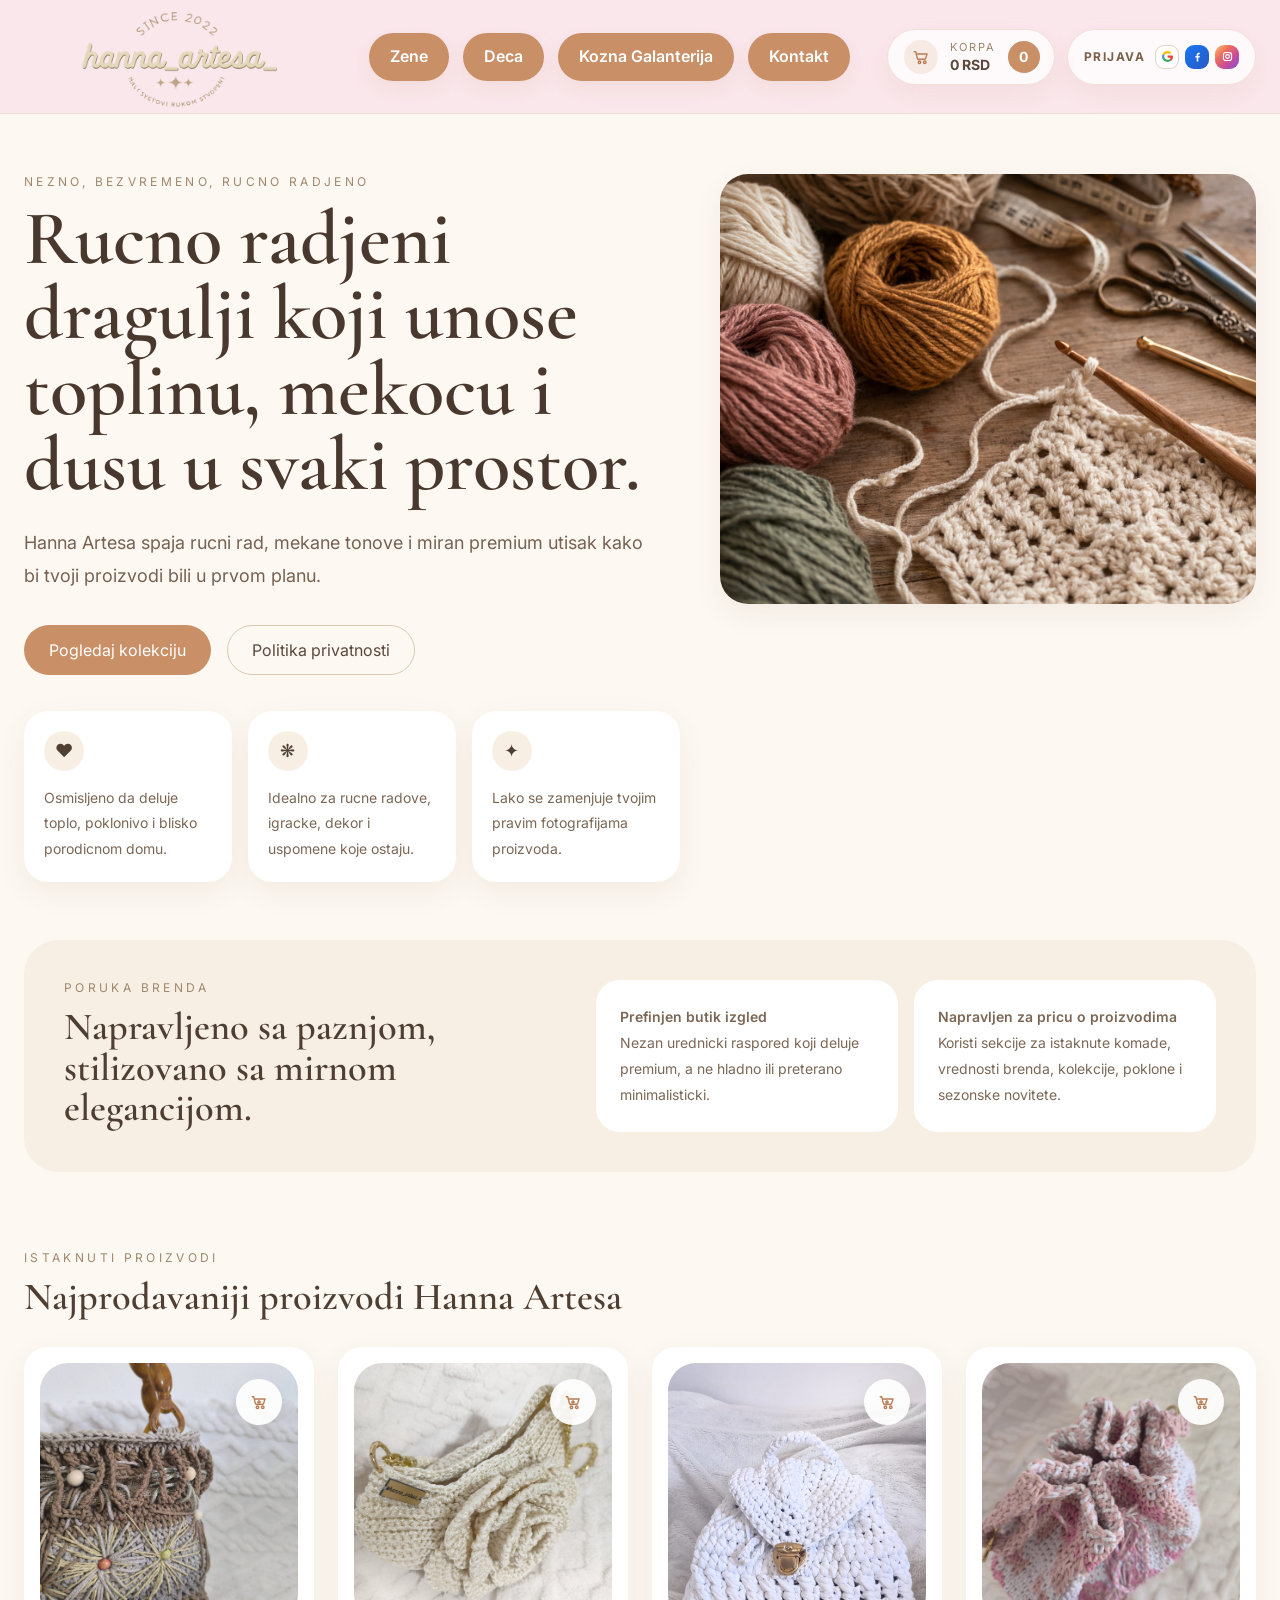
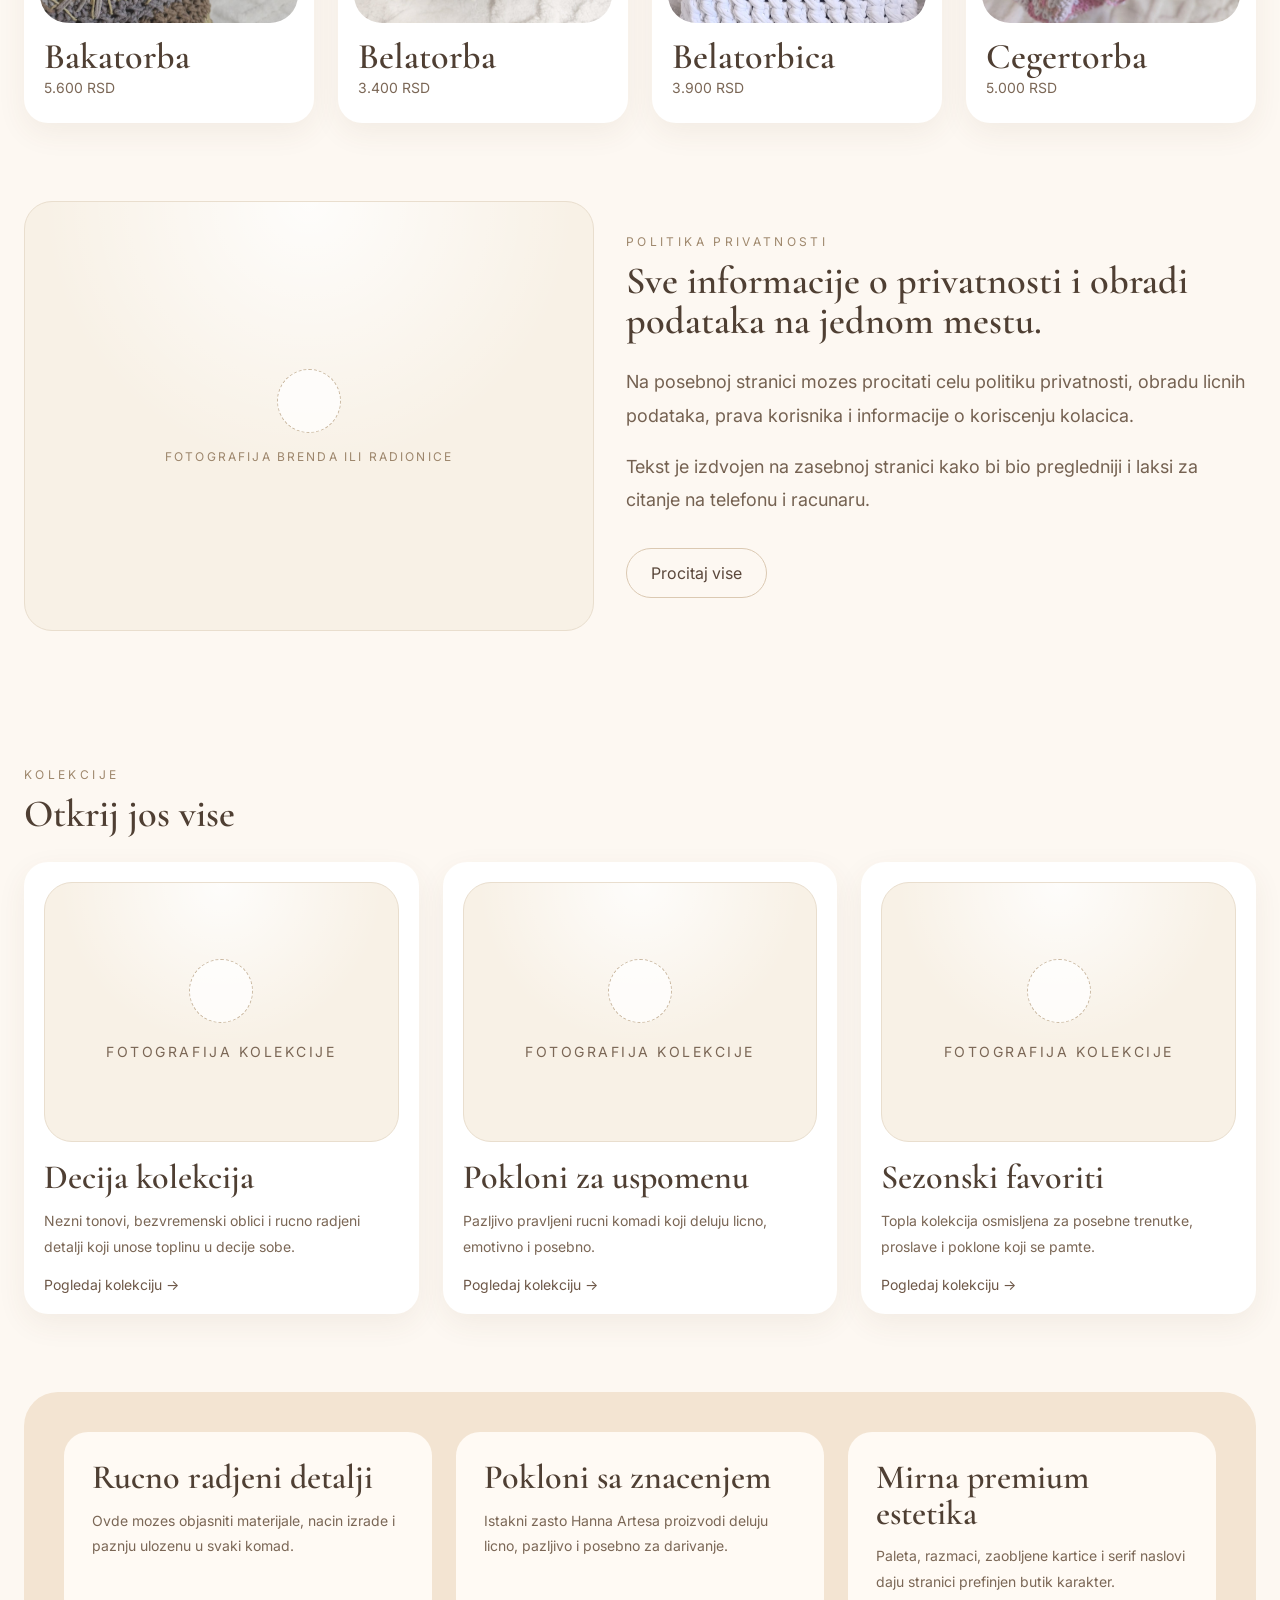
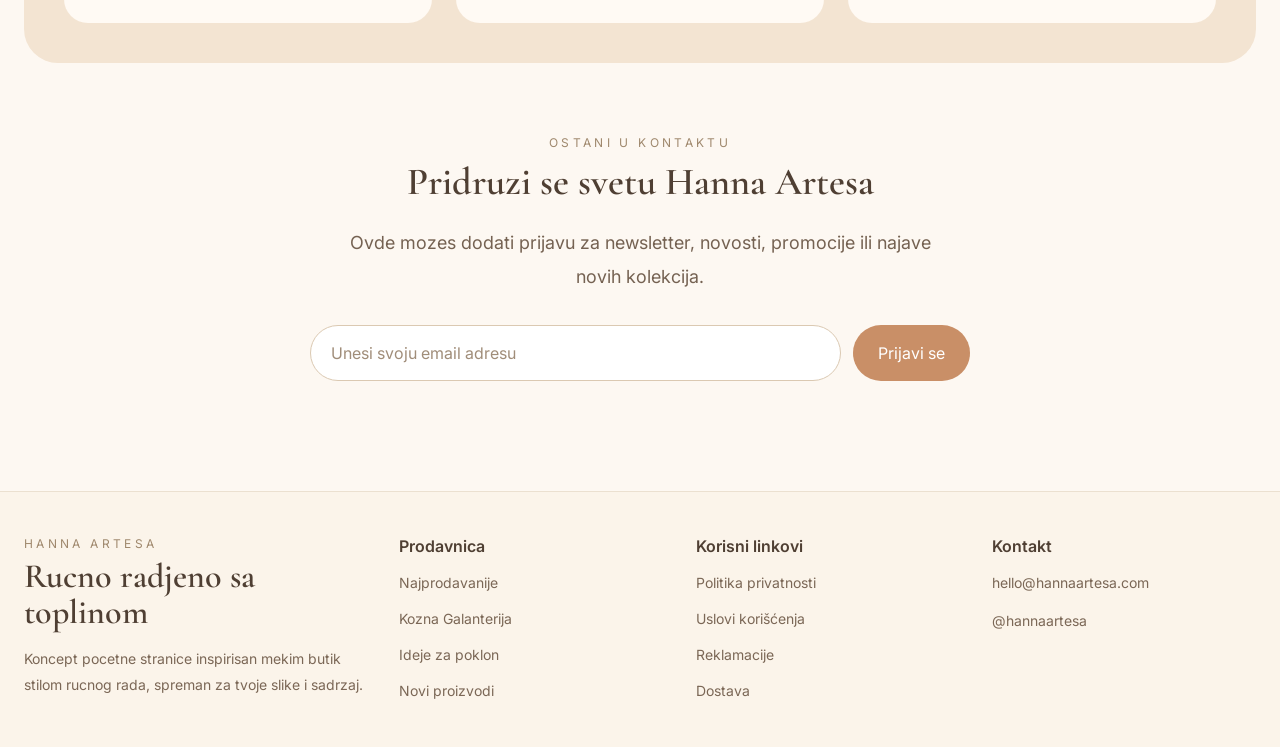
<file: index.html>
<!DOCTYPE html>
<html lang="sr">
<head>
  <meta charset="UTF-8">
  <meta name="viewport" content="width=device-width, initial-scale=1.0">
  <title>Hanna Artesa | Rucno radjena kolekcija</title>
  <link rel="icon" type="image/png" href="logo.png">
  <link rel="apple-touch-icon" href="logo.png">
  <link rel="preconnect" href="https://fonts.googleapis.com">
  <link rel="preconnect" href="https://fonts.gstatic.com" crossorigin>
  <link
    href="https://fonts.googleapis.com/css2?family=Cormorant+Garamond:wght@400;500;600;700&family=Inter:wght@400;500;600&display=swap"
    rel="stylesheet"
  >
  <link rel="stylesheet" href="styles.css">
  <script src="site-data.js" defer></script>
  <script src="script.js" defer></script>
</head>
<body>
  <header class="site-header">
    <div class="container header-inner">
      <a class="brand-home" href="#" aria-label="Hanna Artesa">
        <img class="brand-logo" src="logo.png" alt="Hanna Artesa logo">
      </a>

      <nav class="nav" id="navMenu" aria-label="Glavna navigacija">
        <div class="nav-dropdown">
          <button class="nav-dropdown-trigger" type="button">Zene</button>
          <div class="nav-dropdown-menu">
            <a href="shop.html?filter=torbe">Torbe</a>
            <a href="shop.html?filter=kape">Kape</a>
            <a href="shop.html?filter=carape">Carape</a>
          </div>
        </div>
        <div class="nav-dropdown">
          <button class="nav-dropdown-trigger" type="button">Deca</button>
          <div class="nav-dropdown-menu">
            <a href="shop.html?filter=igracke">Igracke</a>
          </div>
        </div>
        <a href="https://legacystore.rs/" target="_blank" rel="noopener noreferrer">Kozna Galanterija</a>
        <a href="kontakt.html">Kontakt</a>
      </nav>

      <div class="header-actions">
        <button class="cart-button header-btn" id="cartToggle" type="button" aria-label="Otvori korpu">
          <span class="cart-icon" aria-hidden="true">
            <svg viewBox="0 0 24 24" role="presentation" focusable="false">
              <path d="M3 5h2l2.2 9.2a1 1 0 0 0 1 .8h8.9a1 1 0 0 0 1-.8L20 8H7.1" />
              <circle cx="10" cy="19" r="1.7" />
              <circle cx="17" cy="19" r="1.7" />
            </svg>
          </span>
          <span class="cart-copy">
            <span class="cart-label">Korpa</span>
            <span class="cart-total" data-cart-total>0 RSD</span>
          </span>
          <span class="cart-count" data-cart-count>0</span>
        </button>
        <button class="menu-toggle" id="menuToggle" aria-label="Otvori meni" type="button">&#9776;</button>
      </div>
    </div>
  </header>

  <div class="cart-drawer" id="cartDrawer" hidden>
    <button class="cart-backdrop" data-cart-close type="button" aria-label="Zatvori korpu"></button>
    <aside class="cart-panel" role="dialog" aria-modal="true" aria-labelledby="cartTitle">
      <div class="cart-panel-head">
        <h2 class="cart-title" id="cartTitle">Korpa</h2>
        <button class="cart-close" data-cart-close type="button" aria-label="Zatvori korpu">&times;</button>
      </div>
      <div class="cart-items" id="cartItems"></div>
      <p class="cart-empty" id="cartEmpty">Korpa je trenutno prazna.</p>
      <div class="cart-footer">
        <div class="cart-total-row">
          <span>Ukupno</span>
          <strong id="cartTotalValue">0 RSD</strong>
        </div>
        <a class="btn btn-primary cart-checkout-link" href="placanje.html">Placanje</a>
      </div>
    </aside>
  </div>

  <main>
    <section class="container hero">
      <div>
        <p class="eyebrow">Nezno, bezvremeno, rucno radjeno</p>
        <h1 class="hero-title">
         Rucno radjeni dragulji koji unose toplinu, mekocu i dusu u svaki prostor.
        </h1>
        <p class="hero-text">
          Hanna Artesa spaja rucni rad, mekane tonove i miran premium utisak kako bi tvoji
          proizvodi bili u prvom planu.
        </p>

        <div class="hero-actions">
          <a class="btn btn-primary" href="#collections">Pogledaj kolekciju</a>
          <a class="btn btn-secondary" href="politika-privatnosti.html">Politika privatnosti</a>
        </div>

        <div class="hero-features">
          <article class="mini-card">
            <div class="mini-icon">&#10084;</div>
            <p>Osmisljeno da deluje toplo, poklonivo i blisko porodicnom domu.</p>
          </article>
          <article class="mini-card">
            <div class="mini-icon">&#10059;</div>
            <p>Idealno za rucne radove, igracke, dekor i uspomene koje ostaju.</p>
          </article>
          <article class="mini-card">
            <div class="mini-icon">&#10022;</div>
            <p>Lako se zamenjuje tvojim pravim fotografijama proizvoda.</p>
          </article>
        </div>
      </div>

      <div>
        <img
          class="hero-visual-image"
          src="Slike/Staticne slike/Glavna Fotografija.png"
          alt="Glavna fotografija Hanna Artesa kolekcije"
        >
      </div>
    </section>

    <section class="message-band">
      <div class="container message-band-inner">
        <div>
          <p class="eyebrow">Poruka brenda</p>
          <h2 class="message-title">Napravljeno sa paznjom, stilizovano sa mirnom elegancijom.</h2>
        </div>

        <div class="message-grid">
          <article class="message-card">
            <p class="message-card-title">Prefinjen butik izgled</p>
            <p>Nezan urednicki raspored koji deluje premium, a ne hladno ili preterano minimalisticki.</p>
          </article>
          <article class="message-card">
            <p class="message-card-title">Napravljen za pricu o proizvodima</p>
            <p>Koristi sekcije za istaknute komade, vrednosti brenda, kolekcije, poklone i sezonske novitete.</p>
          </article>
        </div>
      </div>
    </section>

    <section class="section" id="shop">
      <div class="container">
        <div class="section-head">
          <div>
            <p class="eyebrow">Istaknuti proizvodi</p>
            <h2 class="section-title">Najprodavaniji proizvodi Hanna Artesa</h2>
          </div>
        </div>

        <div class="products-grid" id="productsGrid"></div>
      </div>
    </section>

    <section class="section story-section" id="story">
      <div class="container story-grid">
        <div>
          <div class="placeholder tall">
            <div class="placeholder-inner">
              <div class="placeholder-badge"></div>
              <p class="placeholder-label">Fotografija brenda ili radionice</p>
            </div>
          </div>
        </div>

        <div class="story-copy">
          <p class="eyebrow">Politika privatnosti</p>
          <h2 class="story-title">Sve informacije o privatnosti i obradi podataka na jednom mestu.</h2>
          <p class="story-text">
            Na posebnoj stranici mozes procitati celu politiku privatnosti, obradu licnih podataka,
            prava korisnika i informacije o koriscenju kolacica.
          </p>
          <p class="story-text">
            Tekst je izdvojen na zasebnoj stranici kako bi bio pregledniji i laksi za citanje na telefonu i racunaru.
          </p>
          <div class="story-action">
            <a class="btn btn-secondary" href="politika-privatnosti.html">Procitaj vise</a>
          </div>
        </div>
      </div>
    </section>

    <section class="section" id="collections">
      <div class="container">
        <div class="collections-intro">
          <p class="eyebrow">Kolekcije</p>
          <h2 class="section-title">Otkrij jos vise</h2>
        </div>

        <div class="collections-grid" id="collectionsGrid"></div>
      </div>
    </section>

    <section class="feature-wrap">
      <div class="container feature-band">
        <div class="feature-grid">
          <article class="feature-card">
            <h3 class="feature-title">Rucno radjeni detalji</h3>
            <p>Ovde mozes objasniti materijale, nacin izrade i paznju ulozenu u svaki komad.</p>
          </article>
          <article class="feature-card">
            <h3 class="feature-title">Pokloni sa znacenjem</h3>
            <p>Istakni zasto Hanna Artesa proizvodi deluju licno, pazljivo i posebno za darivanje.</p>
          </article>
          <article class="feature-card">
            <h3 class="feature-title">Mirna premium estetika</h3>
            <p>Paleta, razmaci, zaobljene kartice i serif naslovi daju stranici prefinjen butik karakter.</p>
          </article>
        </div>
      </div>
    </section>

    <section class="newsletter container">
      <p class="eyebrow">Ostani u kontaktu</p>
      <h2 class="newsletter-title">Pridruzi se svetu Hanna Artesa</h2>
      <p class="newsletter-text">
        Ovde mozes dodati prijavu za newsletter, novosti, promocije ili najave novih kolekcija.
      </p>

      <form class="newsletter-form" id="newsletterForm">
        <input
          class="newsletter-input"
          type="email"
          id="newsletterEmail"
          placeholder="Unesi svoju email adresu"
          required
        >
        <button class="btn btn-primary" type="submit">Prijavi se</button>
      </form>
      <p class="newsletter-status" id="newsletterStatus" role="status" aria-live="polite"></p>
    </section>
  </main>

  <footer class="site-footer" id="contact">
    <div class="container footer-grid">
      <div>
        <p class="eyebrow footer-kicker">Hanna Artesa</p>
        <h2 class="footer-title">Rucno radjeno sa toplinom</h2>
        <p class="footer-copy">
          Koncept pocetne stranice inspirisan mekim butik stilom rucnog rada, spreman za tvoje slike i sadrzaj.
        </p>
      </div>

      <div>
        <p class="footer-head">Prodavnica</p>
        <div class="footer-links">
          <a href="shop.html">Najprodavanije</a>
          <a href="https://legacystore.rs/" target="_blank" rel="noopener noreferrer">Kozna Galanterija</a>
          <a href="#">Ideje za poklon</a>
          <a href="#">Novi proizvodi</a>
        </div>
      </div>

      <div>
        <p class="footer-head">Korisni linkovi</p>
        <div class="footer-links">
          <a href="politika-privatnosti.html">Politika privatnosti</a>
          <a href="uslovi-koriscenja.html">Uslovi korišćenja</a>
          <a href="reklamacije.html">Reklamacije</a>
          <a href="dostava.html">Dostava</a>
        </div>
      </div>

      <div>
        <p class="footer-head">Kontakt</p>
        <div class="contact-list">
          <p class="contact-item">hello@hannaartesa.com</p>
          <p class="contact-item">@hannaartesa</p>
        </div>
      </div>
    </div>
  </footer>
</body>
</html>
</file>
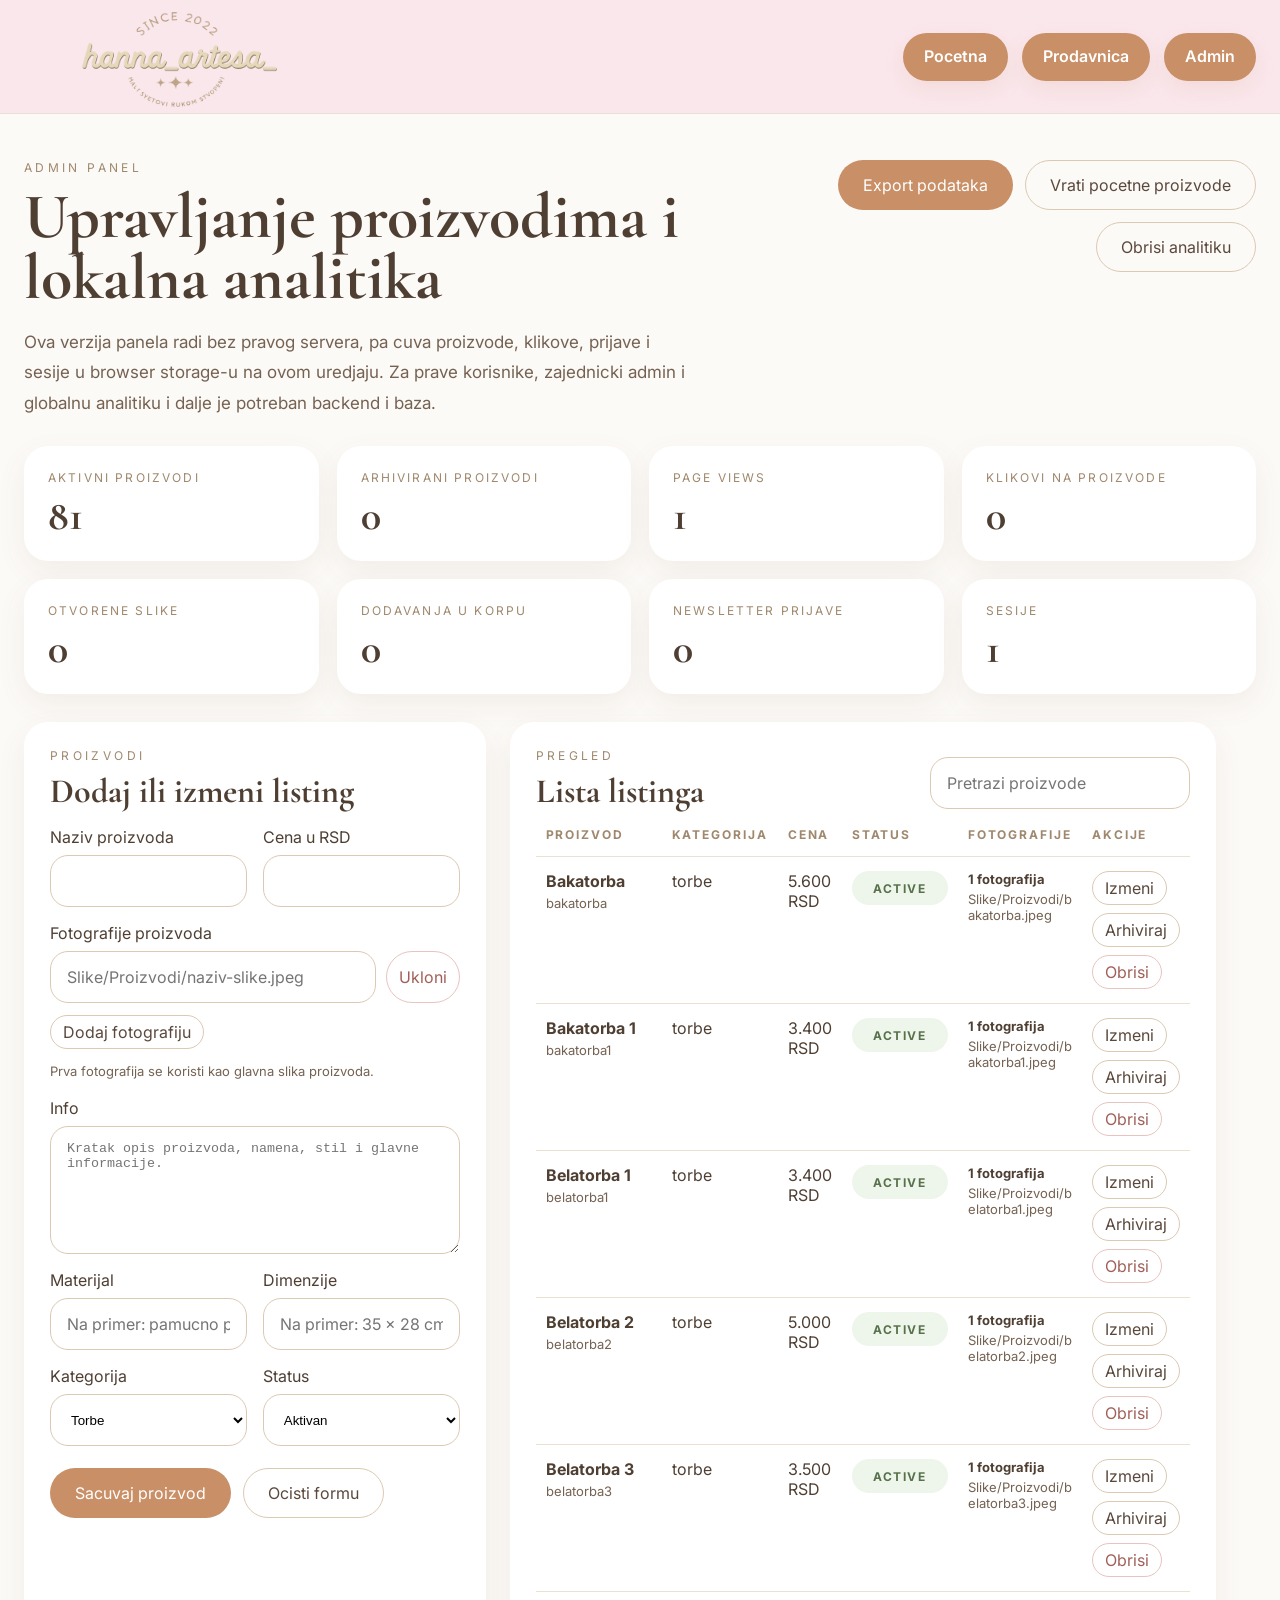
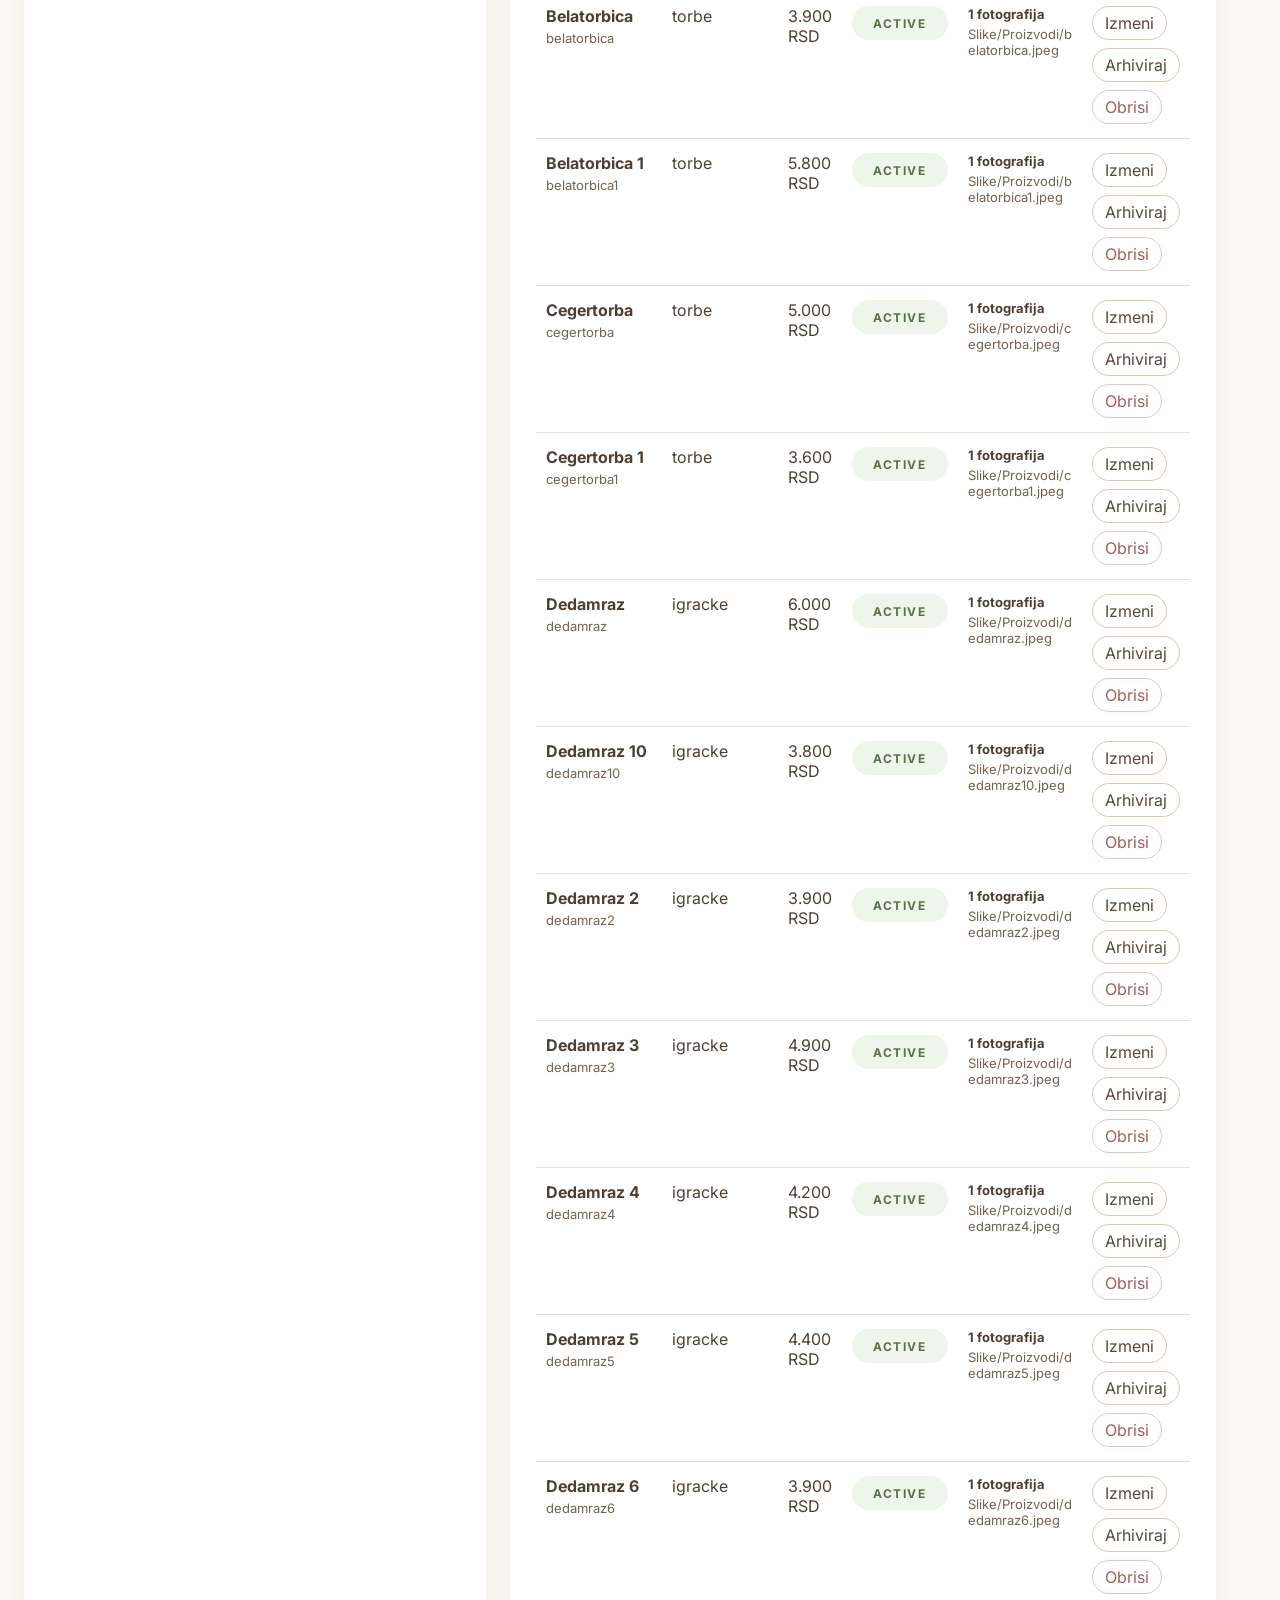
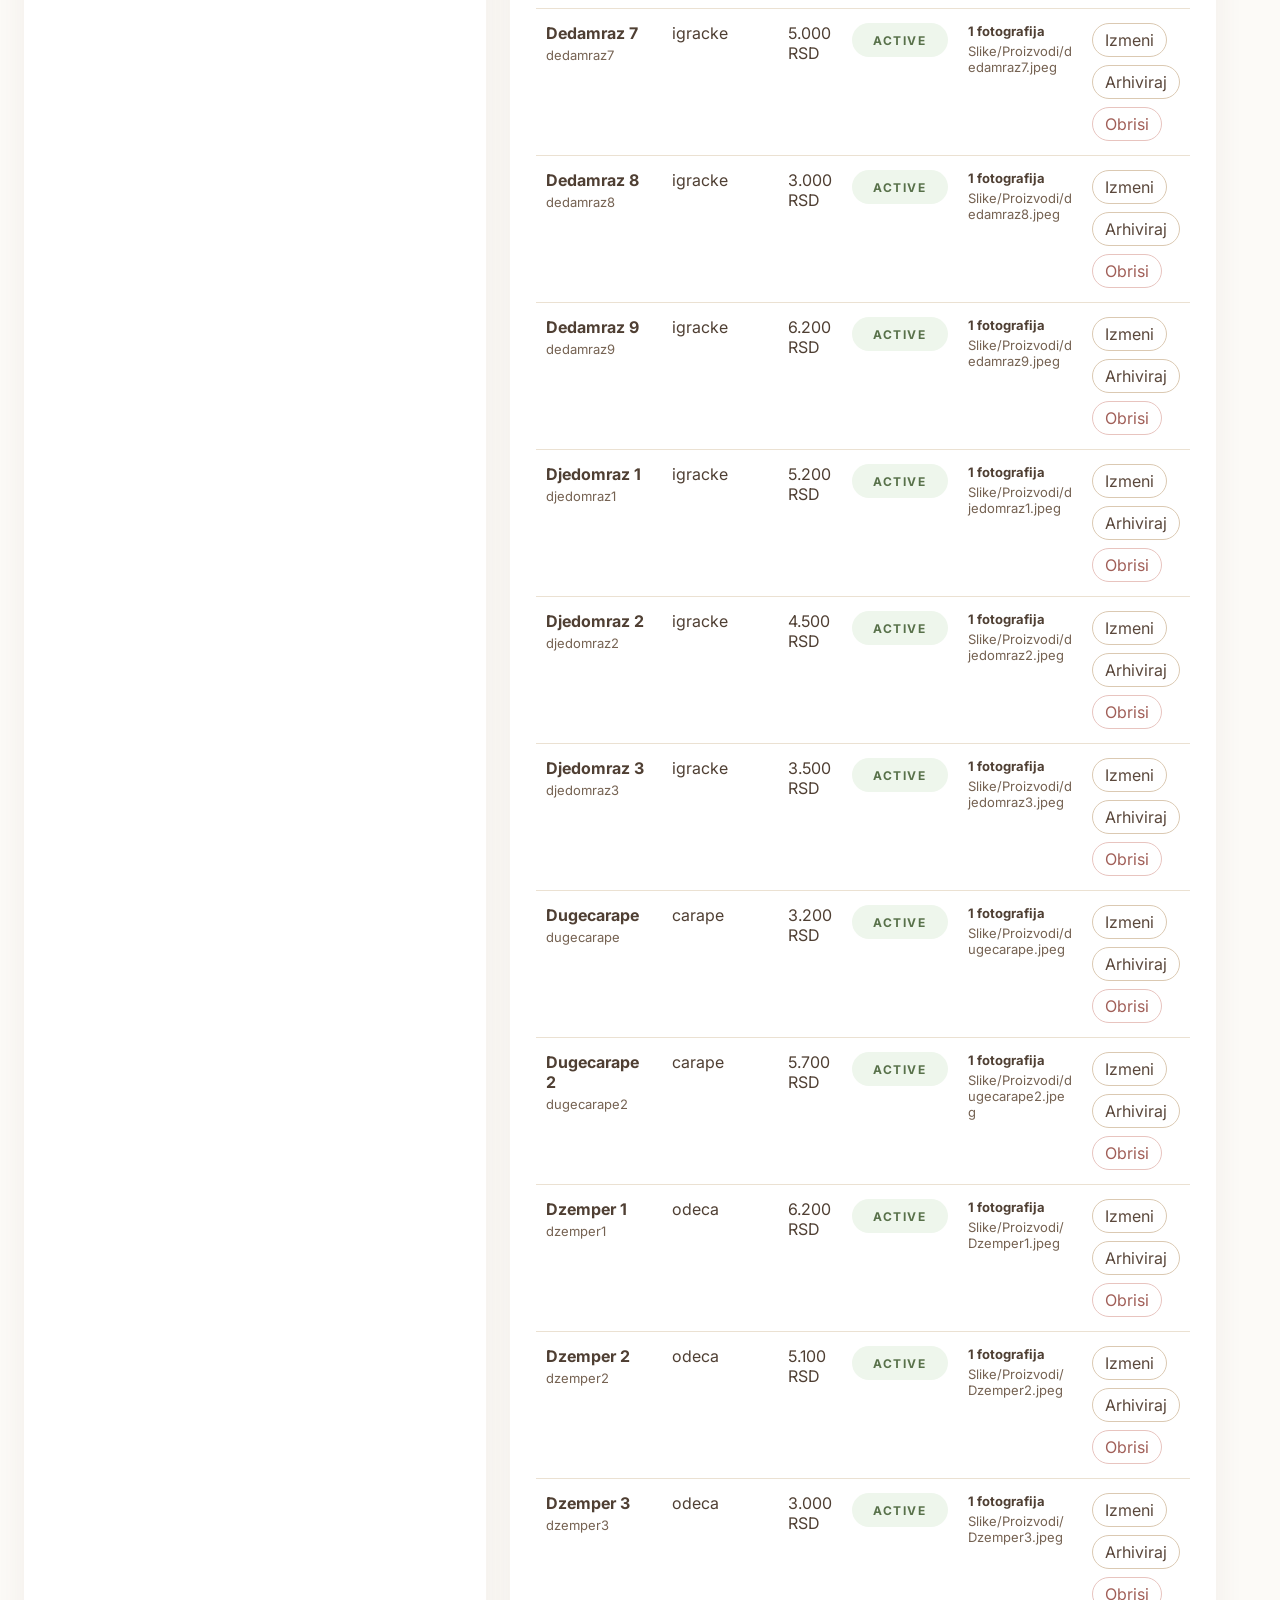
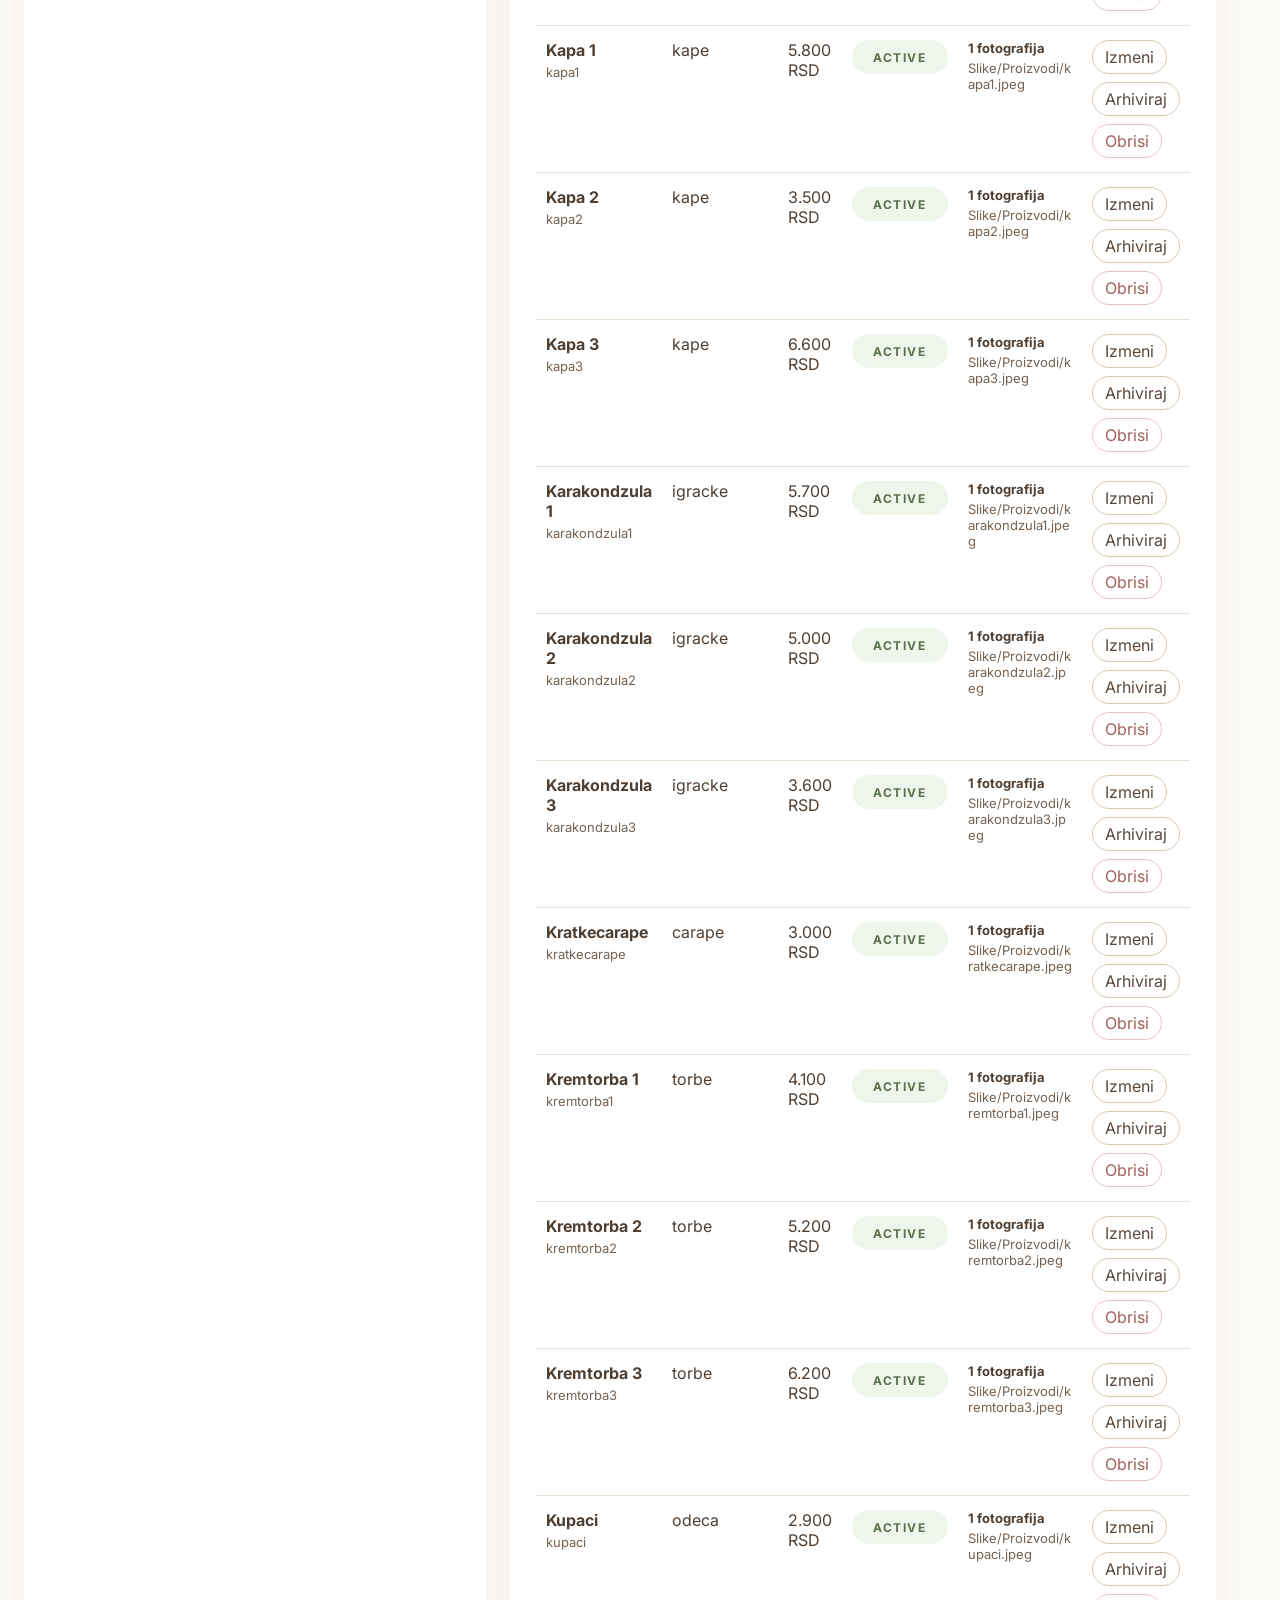
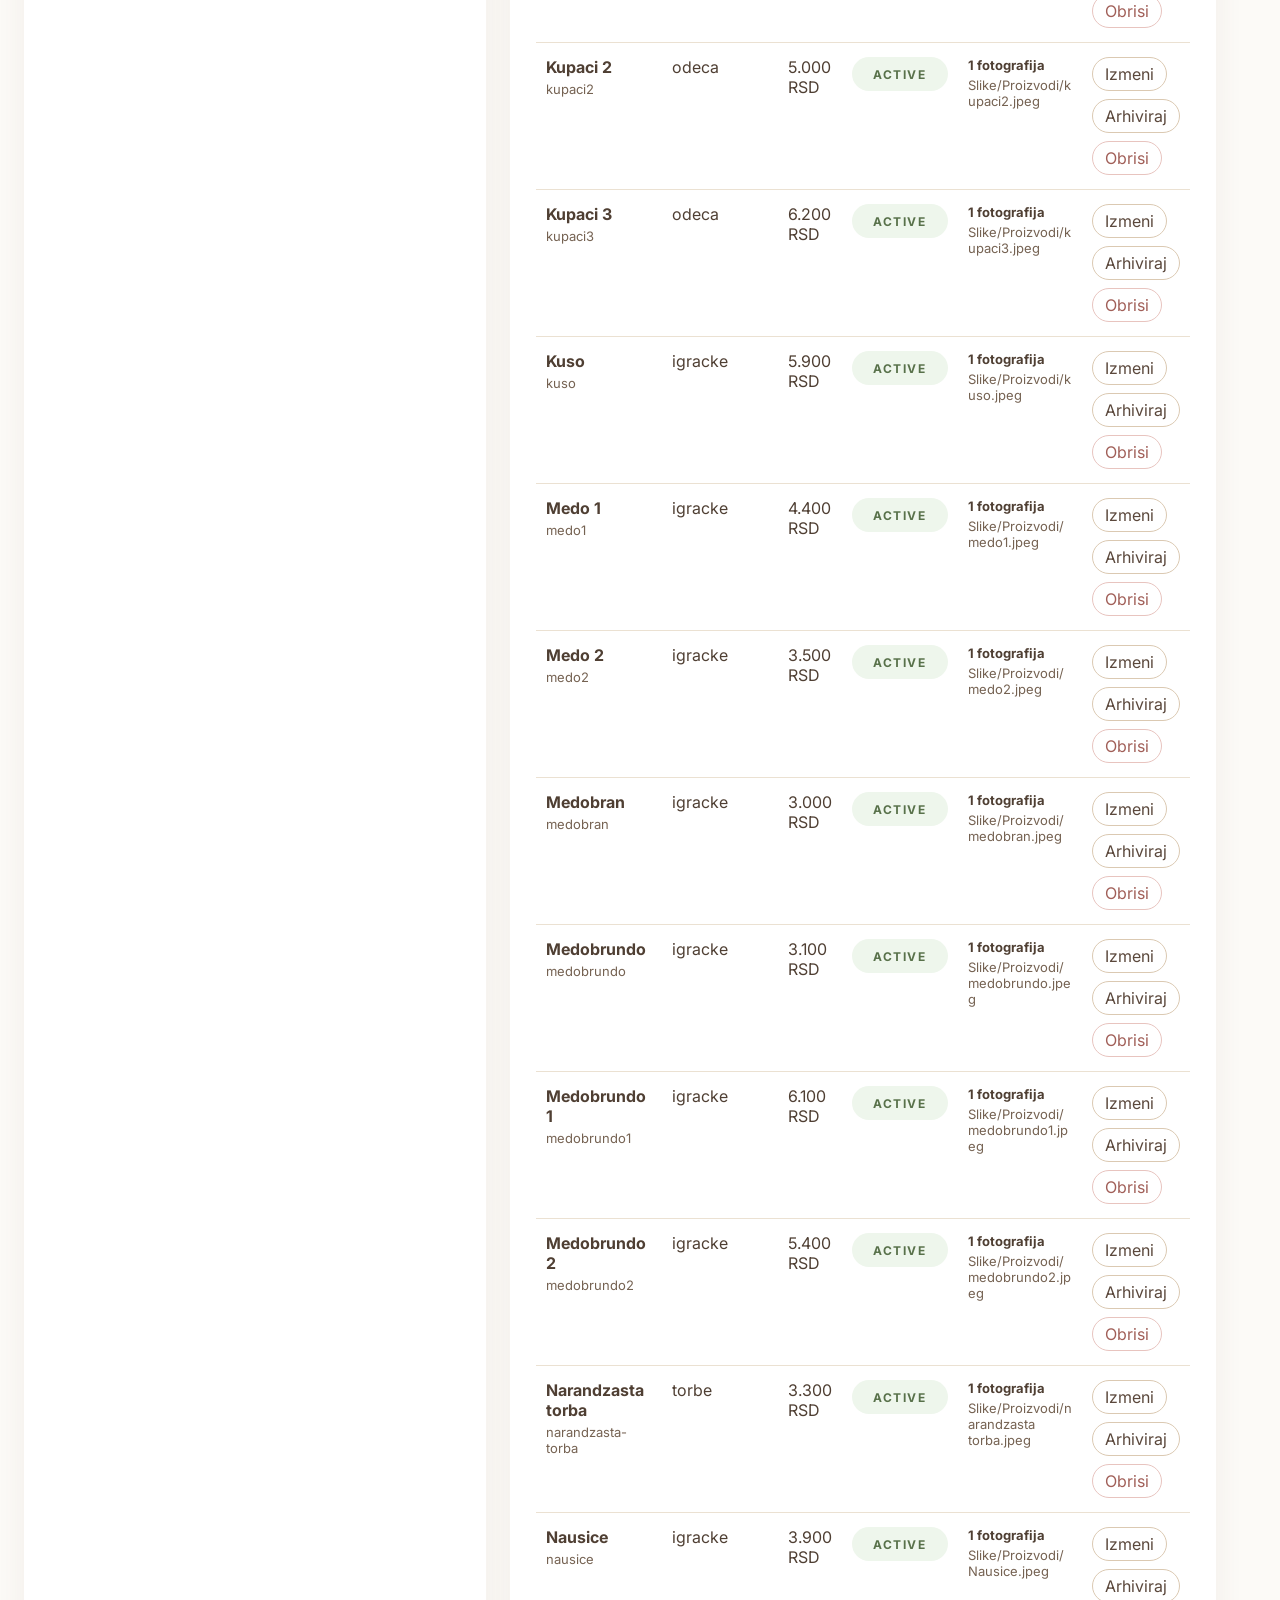
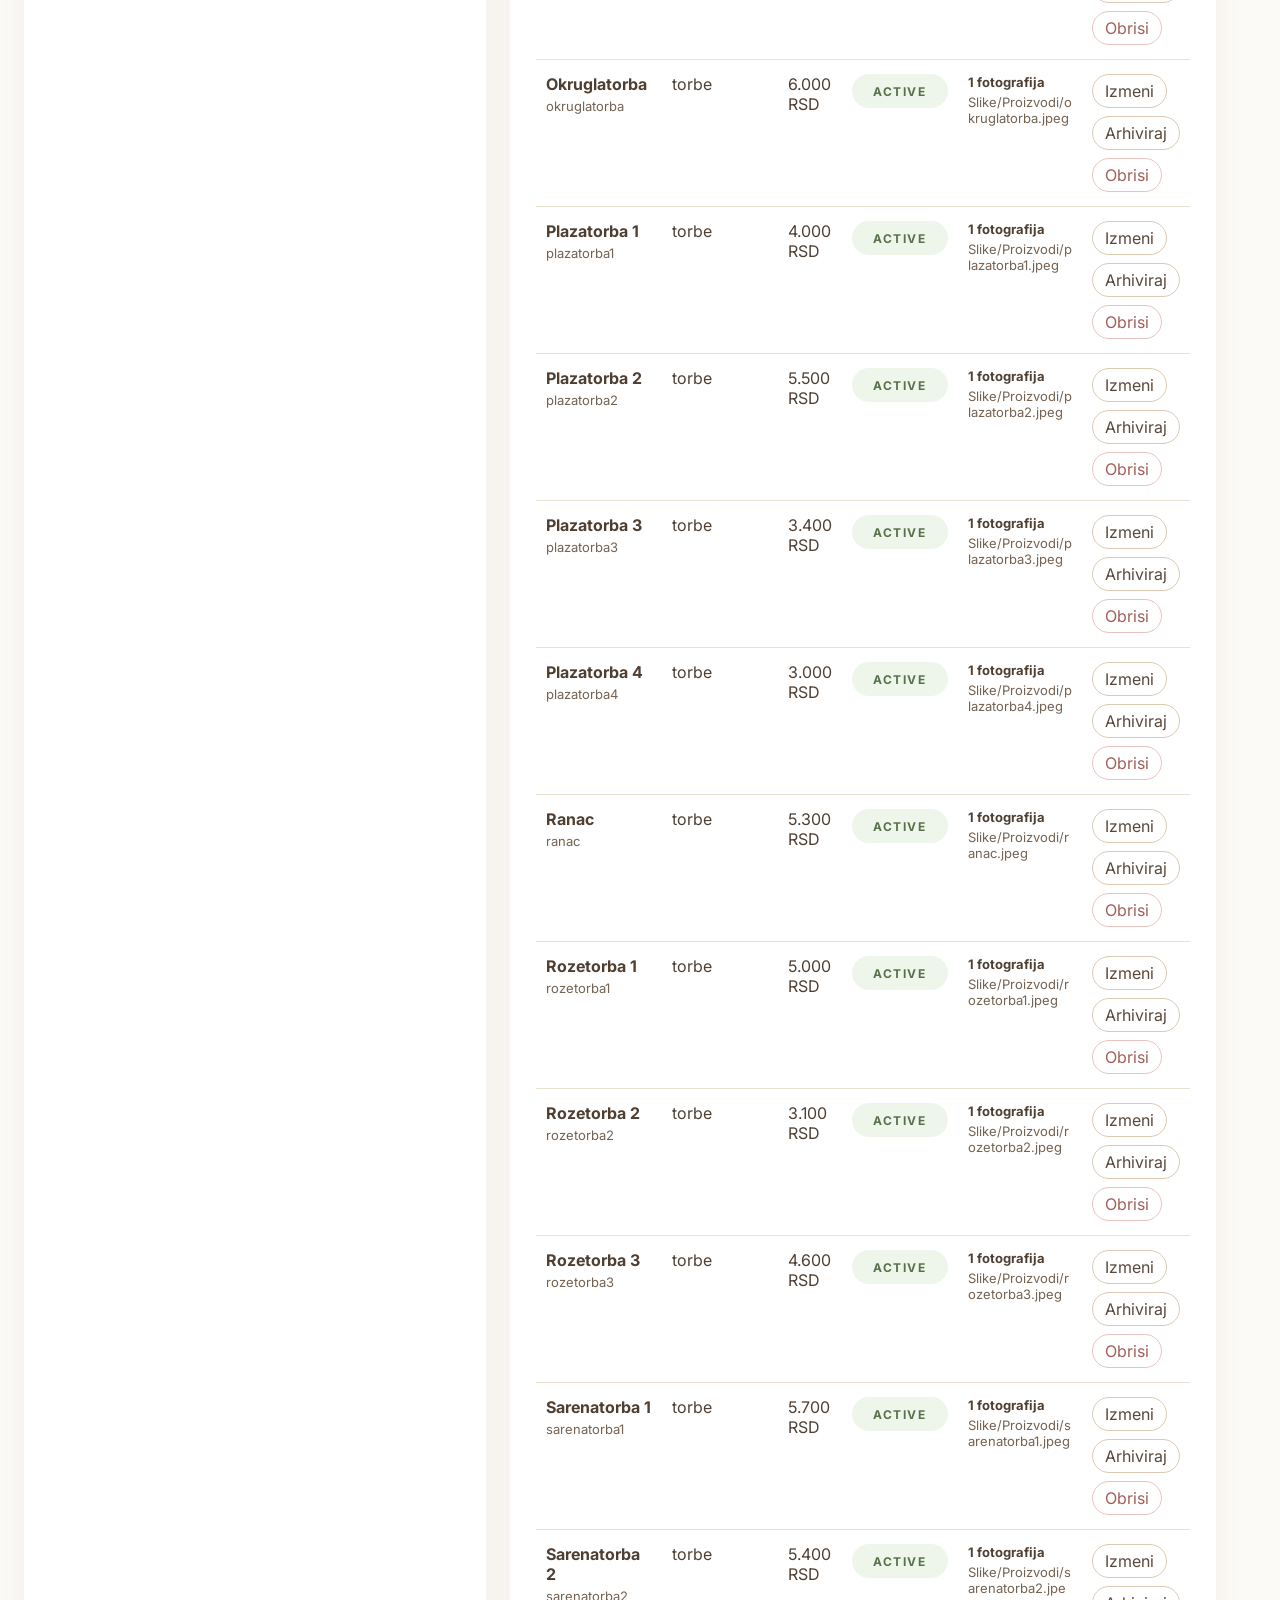
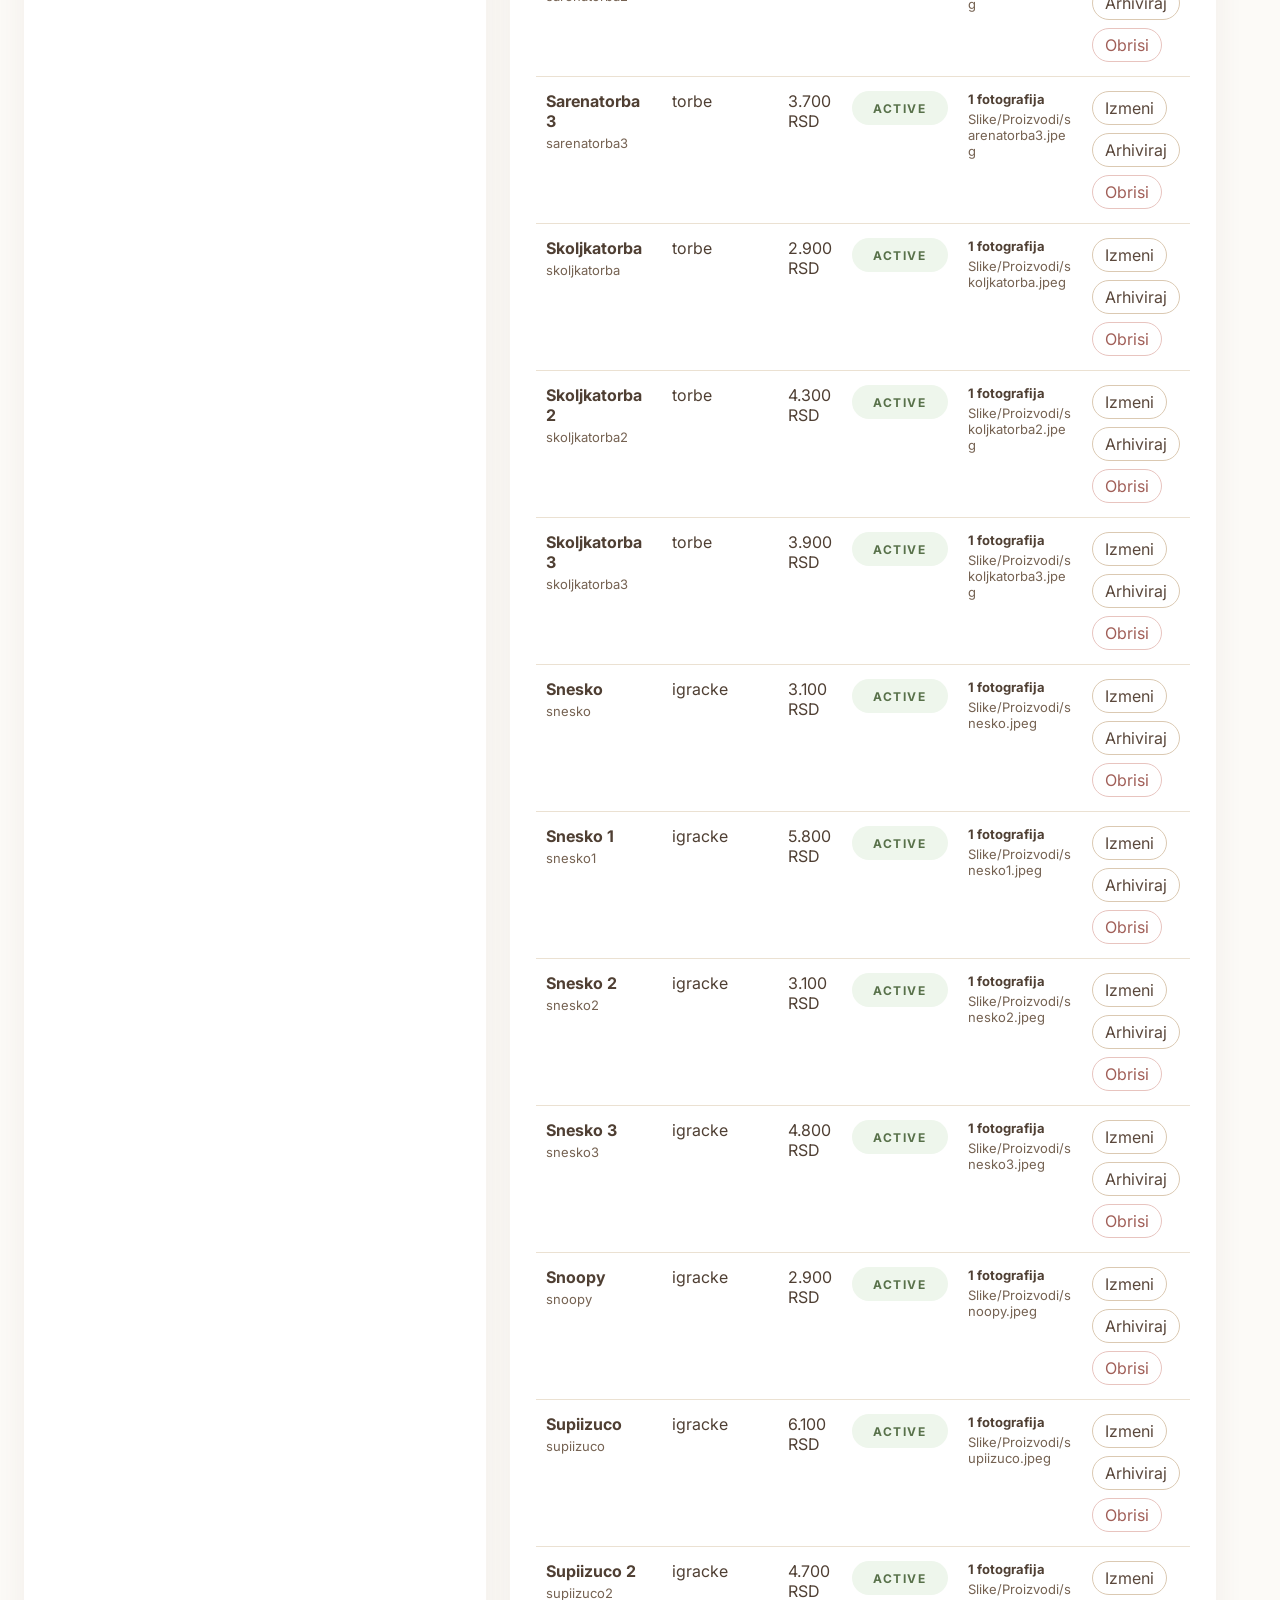
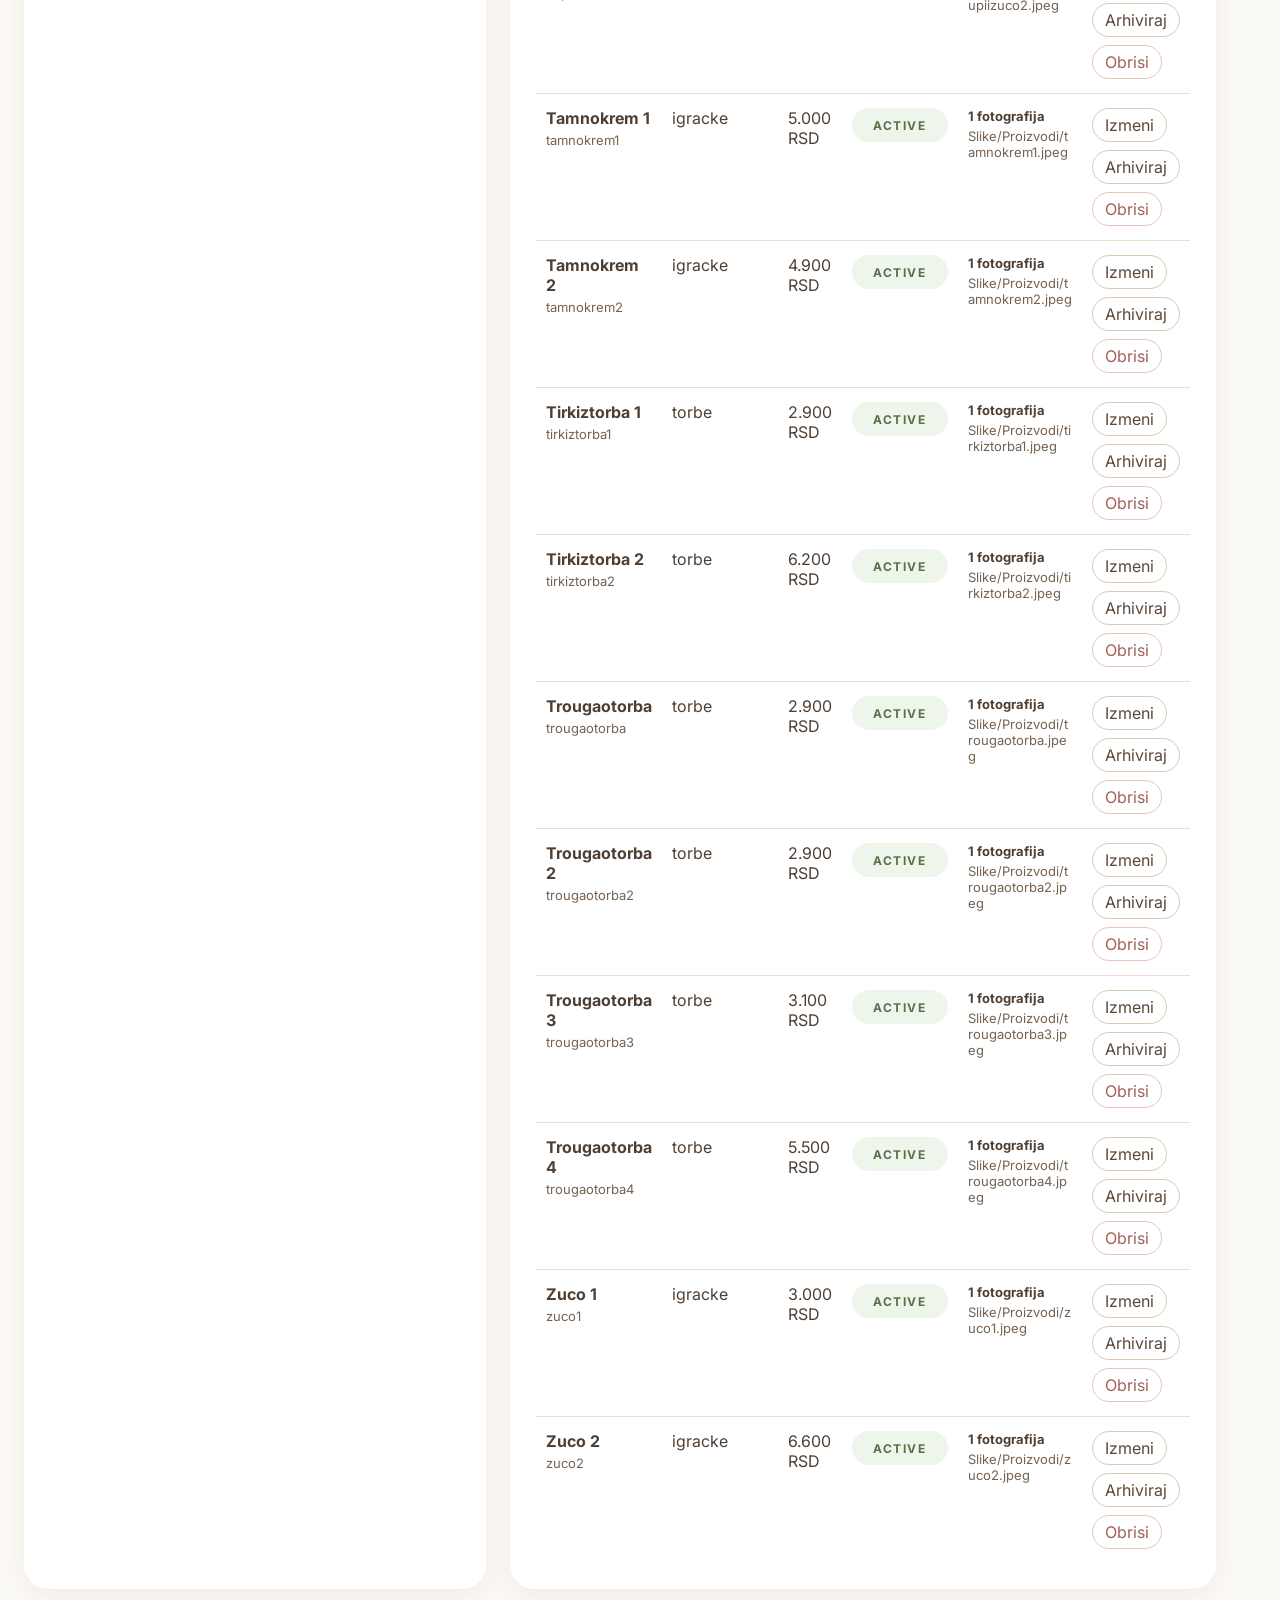
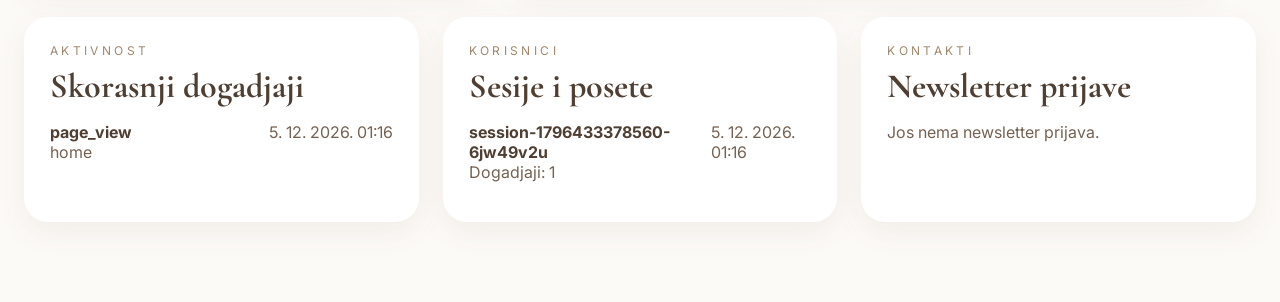
<file: admin.html>
<!DOCTYPE html>
<html lang="sr">
<head>
  <meta charset="UTF-8">
  <meta name="viewport" content="width=device-width, initial-scale=1.0">
  <title>Hanna Artesa | Admin</title>
  <link rel="icon" type="image/png" href="logo.png">
  <link rel="apple-touch-icon" href="logo.png">
  <link rel="preconnect" href="https://fonts.googleapis.com">
  <link rel="preconnect" href="https://fonts.gstatic.com" crossorigin>
  <link
    href="https://fonts.googleapis.com/css2?family=Cormorant+Garamond:wght@400;500;600;700&family=Inter:wght@400;500;600&display=swap"
    rel="stylesheet"
  >
  <link rel="stylesheet" href="styles.css">
  <script src="site-data.js" defer></script>
  <script src="admin.js" defer></script>
</head>
<body class="admin-page">
  <header class="site-header">
    <div class="container header-inner">
      <a class="brand-home" href="index.html" aria-label="Hanna Artesa">
        <img class="brand-logo" src="logo.png" alt="Hanna Artesa logo">
      </a>

      <nav class="nav" aria-label="Admin navigacija">
        <a href="index.html">Pocetna</a>
        <a href="shop.html">Prodavnica</a>
        <a href="admin.html" aria-current="page">Admin</a>
      </nav>
    </div>
  </header>

  <main class="admin-main">
    <section class="container admin-hero">
      <div>
        <p class="eyebrow">Admin Panel</p>
        <h1 class="admin-title">Upravljanje proizvodima i lokalna analitika</h1>
        <p class="admin-text">
          Ova verzija panela radi bez pravog servera, pa cuva proizvode, klikove, prijave i sesije
          u browser storage-u na ovom uredjaju. Za prave korisnike, zajednicki admin i globalnu
          analitiku i dalje je potreban backend i baza.
        </p>
      </div>

      <div class="admin-actions">
        <button class="btn btn-primary" id="adminExportBtn" type="button">Export podataka</button>
        <button class="btn btn-secondary" id="adminResetProductsBtn" type="button">Vrati pocetne proizvode</button>
        <button class="btn btn-secondary" id="adminClearAnalyticsBtn" type="button">Obrisi analitiku</button>
      </div>
    </section>

    <section class="container admin-stats" id="adminStatsGrid">
      <article class="admin-stat-card">
        <p class="admin-stat-label">Aktivni proizvodi</p>
        <strong class="admin-stat-value" id="statActiveProducts">0</strong>
      </article>
      <article class="admin-stat-card">
        <p class="admin-stat-label">Arhivirani proizvodi</p>
        <strong class="admin-stat-value" id="statArchivedProducts">0</strong>
      </article>
      <article class="admin-stat-card">
        <p class="admin-stat-label">Page views</p>
        <strong class="admin-stat-value" id="statPageViews">0</strong>
      </article>
      <article class="admin-stat-card">
        <p class="admin-stat-label">Klikovi na proizvode</p>
        <strong class="admin-stat-value" id="statProductClicks">0</strong>
      </article>
      <article class="admin-stat-card">
        <p class="admin-stat-label">Otvorene slike</p>
        <strong class="admin-stat-value" id="statImageOpens">0</strong>
      </article>
      <article class="admin-stat-card">
        <p class="admin-stat-label">Dodavanja u korpu</p>
        <strong class="admin-stat-value" id="statCartAdds">0</strong>
      </article>
      <article class="admin-stat-card">
        <p class="admin-stat-label">Newsletter prijave</p>
        <strong class="admin-stat-value" id="statNewsletterSignups">0</strong>
      </article>
      <article class="admin-stat-card">
        <p class="admin-stat-label">Sesije</p>
        <strong class="admin-stat-value" id="statSessions">0</strong>
      </article>
    </section>

    <section class="container admin-layout">
      <section class="admin-panel-card">
        <div class="admin-panel-head">
          <div>
            <p class="eyebrow">Proizvodi</p>
            <h2 class="admin-section-title">Dodaj ili izmeni listing</h2>
          </div>
        </div>

        <form class="admin-form" id="adminProductForm">
          <input type="hidden" id="adminProductId">
          <label class="admin-field">
            <span>Naziv proizvoda</span>
            <input class="admin-input" id="adminProductName" type="text" required>
          </label>
          <label class="admin-field">
            <span>Cena u RSD</span>
            <input class="admin-input" id="adminProductPrice" type="number" min="0" step="100" required>
          </label>
          <div class="admin-field admin-field-full">
            <span>Fotografije proizvoda</span>
            <div class="admin-images-editor" id="adminProductImagesEditor">
              <div class="admin-images-list" id="adminProductImagesList"></div>
              <div class="admin-images-actions">
                <button class="admin-action-btn" id="adminAddImageBtn" type="button">Dodaj fotografiju</button>
                <p class="admin-images-note">Prva fotografija se koristi kao glavna slika proizvoda.</p>
              </div>
            </div>
          </div>
          <label class="admin-field admin-field-full">
            <span>Info</span>
            <textarea class="admin-input admin-textarea" id="adminProductDescription" rows="4" placeholder="Kratak opis proizvoda, namena, stil i glavne informacije."></textarea>
          </label>
          <label class="admin-field">
            <span>Materijal</span>
            <input class="admin-input" id="adminProductMaterial" type="text" placeholder="Na primer: pamucno predivo, punjenje, metalni detalji...">
          </label>
          <label class="admin-field">
            <span>Dimenzije</span>
            <input class="admin-input" id="adminProductDimensions" type="text" placeholder="Na primer: 35 x 28 cm">
          </label>
          <label class="admin-field">
            <span>Kategorija</span>
            <select class="admin-input" id="adminProductCategory">
              <option value="torbe">Torbe</option>
              <option value="kape">Kape</option>
              <option value="carape">Carape</option>
              <option value="igracke">Deca</option>
              <option value="odeca">Odeca</option>
              <option value="dekor">Dekor</option>
            </select>
          </label>
          <label class="admin-field">
            <span>Status</span>
            <select class="admin-input" id="adminProductStatus">
              <option value="active">Aktivan</option>
              <option value="archived">Arhiviran</option>
            </select>
          </label>
          <div class="admin-form-actions">
            <button class="btn btn-primary" type="submit">Sacuvaj proizvod</button>
            <button class="btn btn-secondary" id="adminFormResetBtn" type="button">Ocisti formu</button>
          </div>
        </form>
      </section>

      <section class="admin-panel-card">
        <div class="admin-panel-head">
          <div>
            <p class="eyebrow">Pregled</p>
            <h2 class="admin-section-title">Lista listinga</h2>
          </div>
          <input class="admin-input admin-search" id="adminSearchInput" type="search" placeholder="Pretrazi proizvode">
        </div>

        <div class="admin-table-wrap">
          <table class="admin-table">
            <thead>
              <tr>
                <th>Proizvod</th>
                <th>Kategorija</th>
                <th>Cena</th>
                <th>Status</th>
                <th>Fotografije</th>
                <th>Akcije</th>
              </tr>
            </thead>
            <tbody id="adminProductsBody"></tbody>
          </table>
        </div>
      </section>
    </section>

    <section class="container admin-insights">
      <section class="admin-panel-card">
        <div class="admin-panel-head">
          <div>
            <p class="eyebrow">Aktivnost</p>
            <h2 class="admin-section-title">Skorasnji dogadjaji</h2>
          </div>
        </div>
        <div class="admin-feed" id="adminEventsFeed"></div>
      </section>

      <section class="admin-panel-card">
        <div class="admin-panel-head">
          <div>
            <p class="eyebrow">Korisnici</p>
            <h2 class="admin-section-title">Sesije i posete</h2>
          </div>
        </div>
        <div class="admin-feed" id="adminSessionsFeed"></div>
      </section>

      <section class="admin-panel-card">
        <div class="admin-panel-head">
          <div>
            <p class="eyebrow">Kontakti</p>
            <h2 class="admin-section-title">Newsletter prijave</h2>
          </div>
        </div>
        <div class="admin-feed" id="adminNewsletterFeed"></div>
      </section>
    </section>
  </main>
</body>
</html>
</file>
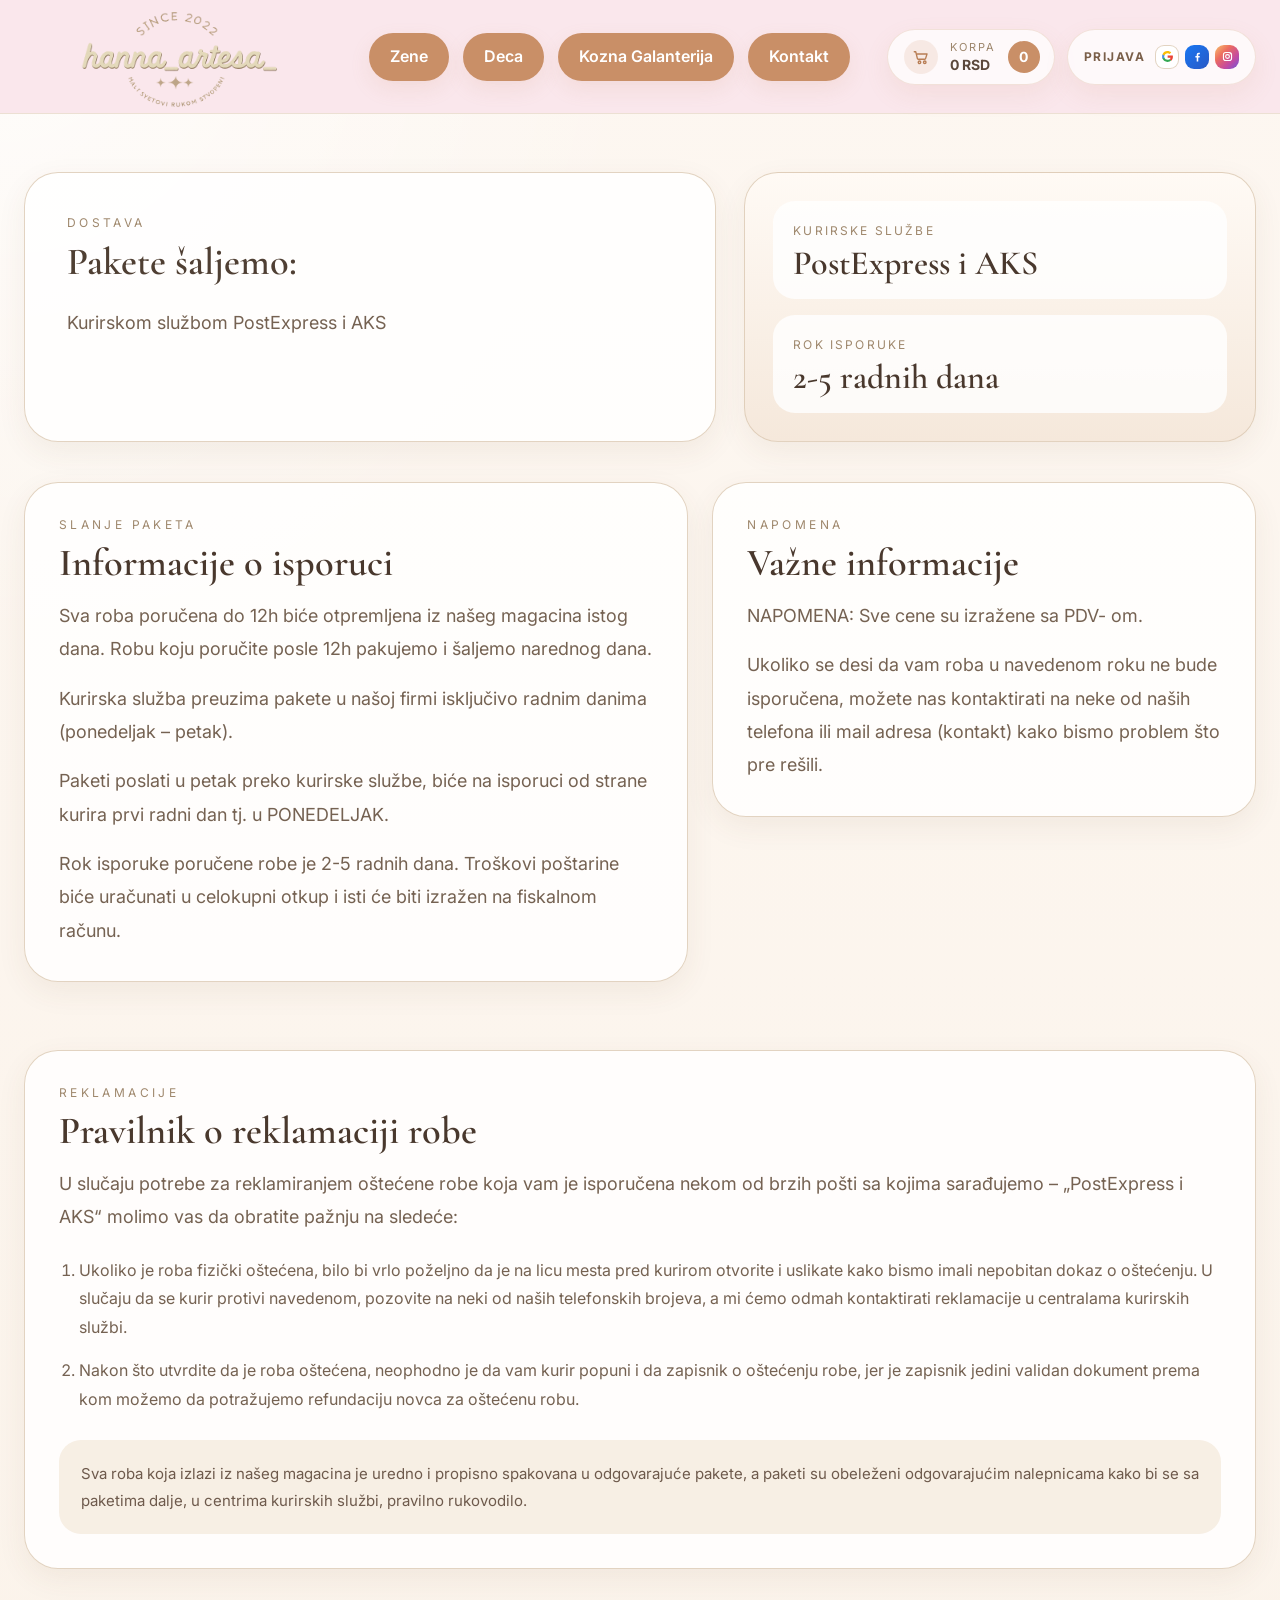
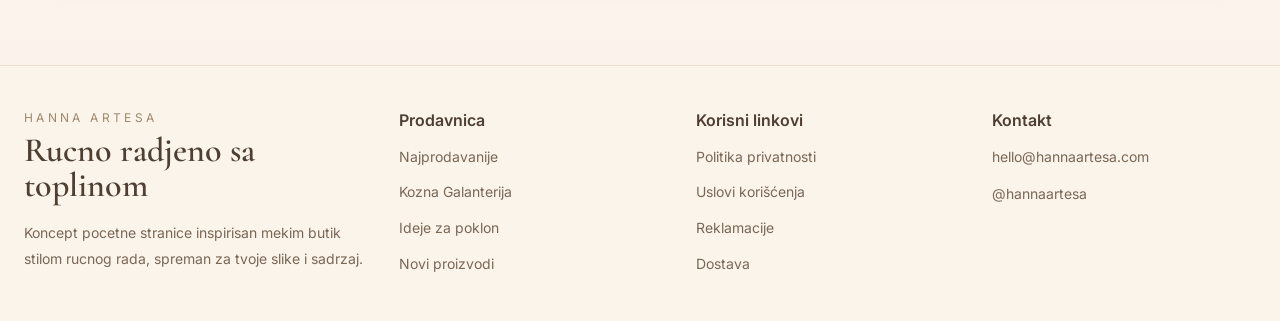
<file: dostava.html>
<!DOCTYPE html>
<html lang="sr">
<head>
  <meta charset="UTF-8">
  <meta name="viewport" content="width=device-width, initial-scale=1.0">
  <title>Hanna Artesa | Dostava</title>
  <link rel="icon" type="image/png" href="logo.png">
  <link rel="apple-touch-icon" href="logo.png">
  <link rel="preconnect" href="https://fonts.googleapis.com">
  <link rel="preconnect" href="https://fonts.gstatic.com" crossorigin>
  <link
    href="https://fonts.googleapis.com/css2?family=Cormorant+Garamond:wght@400;500;600;700&family=Inter:wght@400;500;600&display=swap"
    rel="stylesheet"
  >
  <link rel="stylesheet" href="styles.css">
  <script src="site-data.js" defer></script>
  <script src="script.js" defer></script>
</head>
<body class="info-page delivery-page">
  <header class="site-header">
    <div class="container header-inner">
      <a class="brand-home" href="index.html" aria-label="Hanna Artesa">
        <img class="brand-logo" src="logo.png" alt="Hanna Artesa logo">
      </a>

      <nav class="nav" id="navMenu" aria-label="Glavna navigacija">
        <div class="nav-dropdown">
          <button class="nav-dropdown-trigger" type="button">Zene</button>
          <div class="nav-dropdown-menu">
            <a href="shop.html?filter=torbe">Torbe</a>
            <a href="shop.html?filter=kape">Kape</a>
            <a href="shop.html?filter=carape">Carape</a>
          </div>
        </div>
        <div class="nav-dropdown">
          <button class="nav-dropdown-trigger" type="button">Deca</button>
          <div class="nav-dropdown-menu">
            <a href="shop.html?filter=igracke">Igracke</a>
          </div>
        </div>
        <a href="https://legacystore.rs/" target="_blank" rel="noopener noreferrer">Kozna Galanterija</a>
        <a href="kontakt.html">Kontakt</a>
      </nav>

      <div class="header-actions">
        <button class="cart-button header-btn" id="cartToggle" type="button" aria-label="Otvori korpu">
          <span class="cart-icon" aria-hidden="true">
            <svg viewBox="0 0 24 24" role="presentation" focusable="false">
              <path d="M3 5h2l2.2 9.2a1 1 0 0 0 1 .8h8.9a1 1 0 0 0 1-.8L20 8H7.1" />
              <circle cx="10" cy="19" r="1.7" />
              <circle cx="17" cy="19" r="1.7" />
            </svg>
          </span>
          <span class="cart-copy">
            <span class="cart-label">Korpa</span>
            <span class="cart-total" data-cart-total>0 RSD</span>
          </span>
          <span class="cart-count" data-cart-count>0</span>
        </button>
        <button class="menu-toggle" id="menuToggle" aria-label="Otvori meni" type="button">&#9776;</button>
      </div>
    </div>
  </header>

  <div class="cart-drawer" id="cartDrawer" hidden>
    <button class="cart-backdrop" data-cart-close type="button" aria-label="Zatvori korpu"></button>
    <aside class="cart-panel" role="dialog" aria-modal="true" aria-labelledby="cartTitle">
      <div class="cart-panel-head">
        <h2 class="cart-title" id="cartTitle">Korpa</h2>
        <button class="cart-close" data-cart-close type="button" aria-label="Zatvori korpu">&times;</button>
      </div>
      <div class="cart-items" id="cartItems"></div>
      <p class="cart-empty" id="cartEmpty">Korpa je trenutno prazna.</p>
      <div class="cart-footer">
        <div class="cart-total-row">
          <span>Ukupno</span>
          <strong id="cartTotalValue">0 RSD</strong>
        </div>
        <a class="btn btn-primary cart-checkout-link" href="placanje.html">Placanje</a>
      </div>
    </aside>
  </div>

  <main class="info-main">
    <section class="delivery-hero">
      <div class="container delivery-hero-grid">
        <div class="delivery-hero-copy">
          <p class="eyebrow">Dostava</p>
          <h1 class="section-title">Pakete šaljemo:</h1>
          <p class="story-text">
            Kurirskom službom PostExpress i AKS
          </p>
        </div>

        <aside class="delivery-summary-card" aria-label="Kratak pregled dostave">
          <div class="delivery-summary-item">
            <span class="delivery-summary-label">Kurirske službe</span>
            <strong>PostExpress i AKS</strong>
          </div>
          <div class="delivery-summary-item">
            <span class="delivery-summary-label">Rok isporuke</span>
            <strong>2-5 radnih dana</strong>
          </div>
        </aside>
      </div>
    </section>

    <section class="section delivery-content">
      <div class="container delivery-layout">
        <article class="delivery-card delivery-card-main">
          <p class="eyebrow">Slanje paketa</p>
          <h2 class="delivery-title">Informacije o isporuci</h2>
          <p class="story-text">
            Sva roba poručena do 12h biće otpremljena iz našeg magacina istog dana. Robu koju poručite posle 12h pakujemo i šaljemo narednog dana.
          </p>
          <p class="story-text">
            Kurirska služba preuzima pakete u našoj firmi isključivo radnim danima (ponedeljak – petak).
          </p>
          <p class="story-text">
            Paketi poslati u petak preko kurirske službe, biće na isporuci od strane kurira prvi radni dan tj. u PONEDELJAK.
          </p>
          <p class="story-text">
            Rok isporuke poručene robe je 2-5 radnih dana. Troškovi poštarine biće uračunati u celokupni otkup i isti će biti izražen na fiskalnom računu.
          </p>
        </article>

        <aside class="delivery-card delivery-card-side">
          <p class="eyebrow">Napomena</p>
          <h2 class="delivery-title">Važne informacije</h2>
          <p class="story-text">
            NAPOMENA: Sve cene su izražene sa PDV- om.
          </p>
          <p class="story-text">
            Ukoliko se desi da vam roba u navedenom roku ne bude isporučena, možete nas kontaktirati na neke od naših telefona ili mail adresa (kontakt) kako bismo problem što pre rešili.
          </p>
        </aside>
      </div>
    </section>

    <section class="section delivery-content delivery-content-secondary">
      <div class="container">
        <article class="delivery-card delivery-card-wide">
          <p class="eyebrow">Reklamacije</p>
          <h2 class="delivery-title">Pravilnik o reklamaciji robe</h2>
          <p class="story-text">
            U slučaju potrebe za reklamiranjem oštećene robe koja vam je isporučena nekom od brzih pošti sa kojima sarađujemo – „PostExpress i AKS“ molimo vas da obratite pažnju na sledeće:
          </p>
          <ol class="delivery-steps">
            <li>
              Ukoliko je roba fizički oštećena, bilo bi vrlo poželjno da je na licu mesta pred kurirom otvorite i uslikate kako bismo imali nepobitan dokaz o oštećenju. U slučaju da se kurir protivi navedenom, pozovite na neki od naših telefonskih brojeva, a mi ćemo odmah kontaktirati reklamacije u centralama kurirskih službi.
            </li>
            <li>
              Nakon što utvrdite da je roba oštećena, neophodno je da vam kurir popuni i da zapisnik o oštećenju robe, jer je zapisnik jedini validan dokument prema kom možemo da potražujemo refundaciju novca za oštećenu robu.
            </li>
          </ol>
          <div class="delivery-note">
            Sva roba koja izlazi iz našeg magacina je uredno i propisno spakovana u odgovarajuće pakete, a paketi su obeleženi odgovarajućim nalepnicama kako bi se sa paketima dalje, u centrima kurirskih službi, pravilno rukovodilo.
          </div>
        </article>
      </div>
    </section>
  </main>

  <footer class="site-footer" id="contact">
    <div class="container footer-grid">
      <div>
        <p class="eyebrow footer-kicker">Hanna Artesa</p>
        <h2 class="footer-title">Rucno radjeno sa toplinom</h2>
        <p class="footer-copy">
          Koncept pocetne stranice inspirisan mekim butik stilom rucnog rada, spreman za tvoje slike i sadrzaj.
        </p>
      </div>

      <div>
        <p class="footer-head">Prodavnica</p>
        <div class="footer-links">
          <a href="shop.html">Najprodavanije</a>
          <a href="https://legacystore.rs/" target="_blank" rel="noopener noreferrer">Kozna Galanterija</a>
          <a href="#">Ideje za poklon</a>
          <a href="#">Novi proizvodi</a>
        </div>
      </div>

      <div>
        <p class="footer-head">Korisni linkovi</p>
        <div class="footer-links">
          <a href="politika-privatnosti.html">Politika privatnosti</a>
          <a href="uslovi-koriscenja.html">Uslovi korišćenja</a>
          <a href="reklamacije.html">Reklamacije</a>
          <a href="dostava.html" aria-current="page">Dostava</a>
        </div>
      </div>

      <div>
        <p class="footer-head">Kontakt</p>
        <div class="contact-list">
          <p class="contact-item">hello@hannaartesa.com</p>
          <p class="contact-item">@hannaartesa</p>
        </div>
      </div>
    </div>
  </footer>
</body>
</html>
</file>
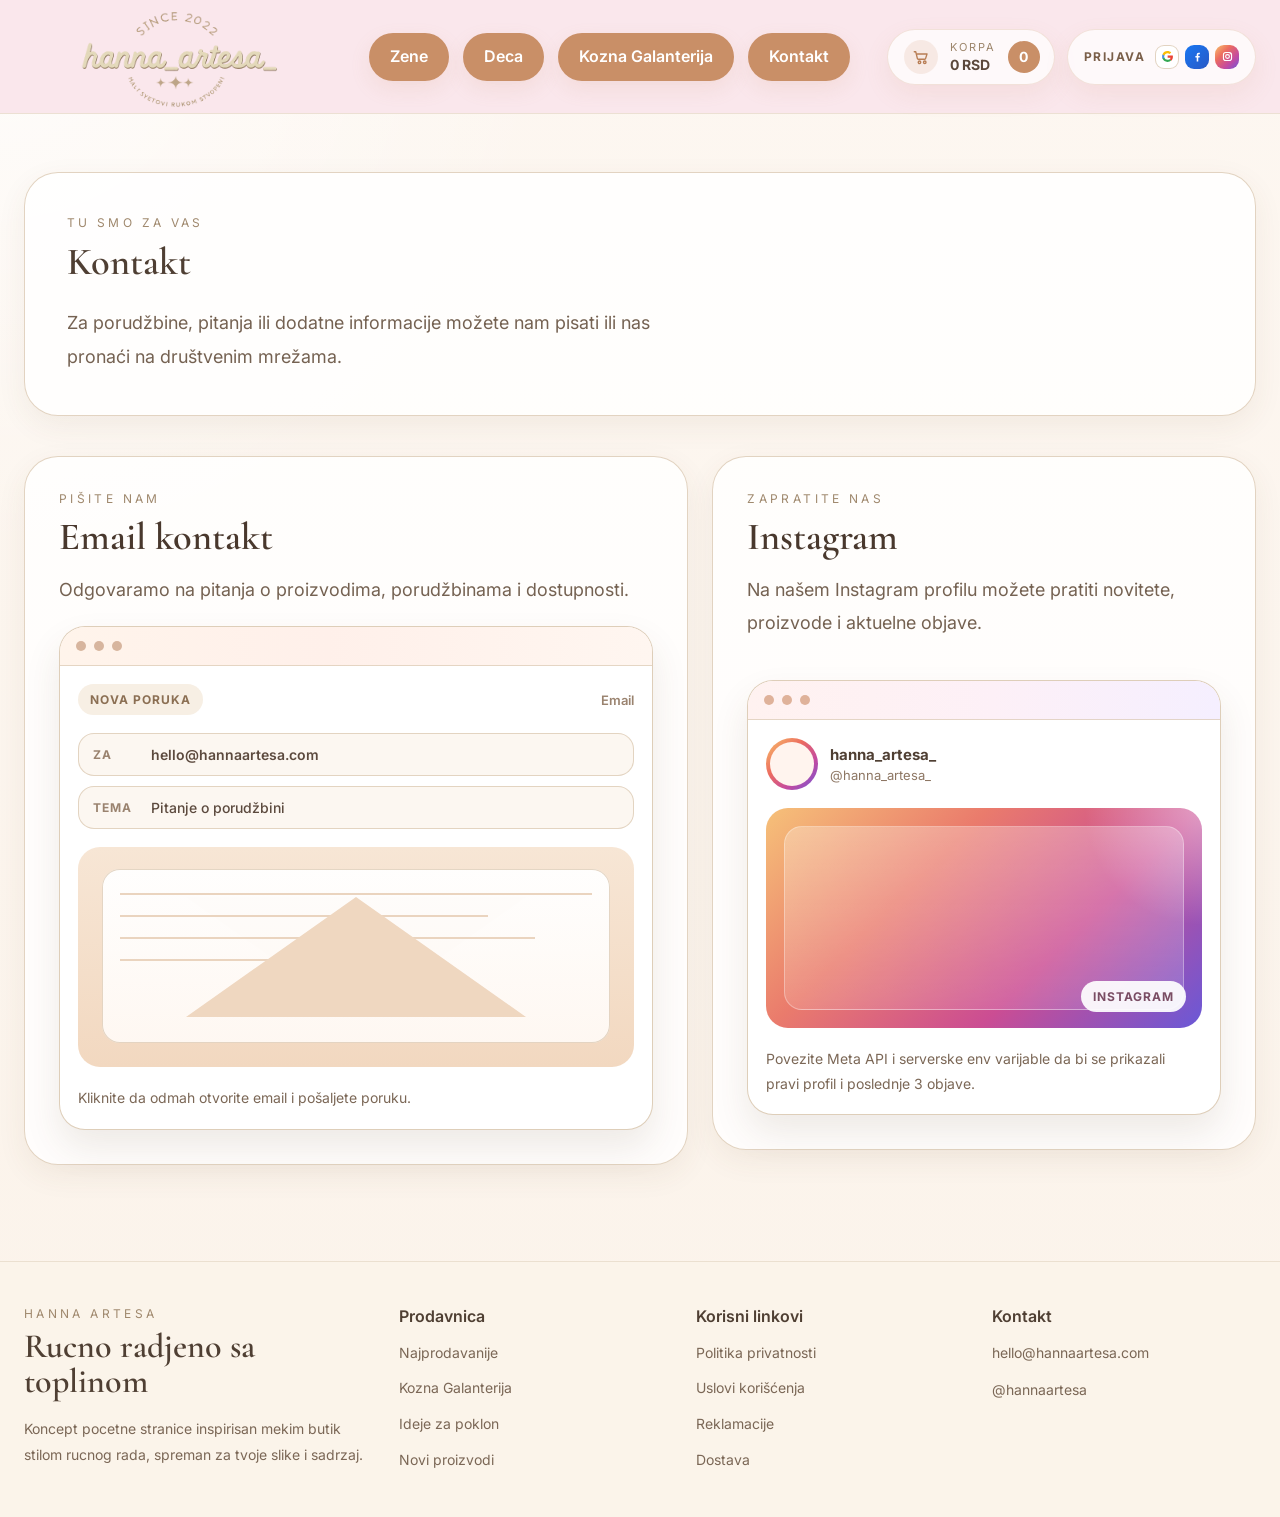
<file: kontakt.html>
<!DOCTYPE html>
<html lang="sr">
<head>
  <meta charset="UTF-8">
  <meta name="viewport" content="width=device-width, initial-scale=1.0">
  <title>Hanna Artesa | Kontakt</title>
  <link rel="icon" type="image/png" href="logo.png">
  <link rel="apple-touch-icon" href="logo.png">
  <link rel="preconnect" href="https://fonts.googleapis.com">
  <link rel="preconnect" href="https://fonts.gstatic.com" crossorigin>
  <link
    href="https://fonts.googleapis.com/css2?family=Cormorant+Garamond:wght@400;500;600;700&family=Inter:wght@400;500;600&display=swap"
    rel="stylesheet"
  >
  <link rel="stylesheet" href="styles.css">
  <script src="site-data.js" defer></script>
  <script src="script.js" defer></script>
</head>
<body class="info-page contact-page">
  <header class="site-header">
    <div class="container header-inner">
      <a class="brand-home" href="index.html" aria-label="Hanna Artesa">
        <img class="brand-logo" src="logo.png" alt="Hanna Artesa logo">
      </a>

      <nav class="nav" id="navMenu" aria-label="Glavna navigacija">
        <div class="nav-dropdown">
          <button class="nav-dropdown-trigger" type="button">Zene</button>
          <div class="nav-dropdown-menu">
            <a href="shop.html?filter=torbe">Torbe</a>
            <a href="shop.html?filter=kape">Kape</a>
            <a href="shop.html?filter=carape">Carape</a>
          </div>
        </div>
        <div class="nav-dropdown">
          <button class="nav-dropdown-trigger" type="button">Deca</button>
          <div class="nav-dropdown-menu">
            <a href="shop.html?filter=igracke">Igracke</a>
          </div>
        </div>
        <a href="https://legacystore.rs/" target="_blank" rel="noopener noreferrer">Kozna Galanterija</a>
        <a href="kontakt.html" aria-current="page">Kontakt</a>
      </nav>

      <div class="header-actions">
        <button class="cart-button header-btn" id="cartToggle" type="button" aria-label="Otvori korpu">
          <span class="cart-icon" aria-hidden="true">
            <svg viewBox="0 0 24 24" role="presentation" focusable="false">
              <path d="M3 5h2l2.2 9.2a1 1 0 0 0 1 .8h8.9a1 1 0 0 0 1-.8L20 8H7.1" />
              <circle cx="10" cy="19" r="1.7" />
              <circle cx="17" cy="19" r="1.7" />
            </svg>
          </span>
          <span class="cart-copy">
            <span class="cart-label">Korpa</span>
            <span class="cart-total" data-cart-total>0 RSD</span>
          </span>
          <span class="cart-count" data-cart-count>0</span>
        </button>
        <button class="menu-toggle" id="menuToggle" aria-label="Otvori meni" type="button">&#9776;</button>
      </div>
    </div>
  </header>

  <div class="cart-drawer" id="cartDrawer" hidden>
    <button class="cart-backdrop" data-cart-close type="button" aria-label="Zatvori korpu"></button>
    <aside class="cart-panel" role="dialog" aria-modal="true" aria-labelledby="cartTitle">
      <div class="cart-panel-head">
        <h2 class="cart-title" id="cartTitle">Korpa</h2>
        <button class="cart-close" data-cart-close type="button" aria-label="Zatvori korpu">&times;</button>
      </div>
      <div class="cart-items" id="cartItems"></div>
      <p class="cart-empty" id="cartEmpty">Korpa je trenutno prazna.</p>
      <div class="cart-footer">
        <div class="cart-total-row">
          <span>Ukupno</span>
          <strong id="cartTotalValue">0 RSD</strong>
        </div>
        <a class="btn btn-primary cart-checkout-link" href="placanje.html">Placanje</a>
      </div>
    </aside>
  </div>

  <main class="info-main">
    <section class="delivery-hero">
      <div class="container delivery-hero-grid">
        <div class="delivery-hero-copy">
          <p class="eyebrow">Tu smo za vas</p>
          <h1 class="section-title">Kontakt</h1>
          <p class="story-text">
            Za porudžbine, pitanja ili dodatne informacije možete nam pisati ili nas pronaći na društvenim mrežama.
          </p>
        </div>

      </div>
    </section>

    <section class="section delivery-content">
      <div class="container delivery-layout">
        <article class="delivery-card">
          <p class="eyebrow">Pišite nam</p>
          <h2 class="delivery-title">Email kontakt</h2>
          <p class="story-text">
            Odgovaramo na pitanja o proizvodima, porudžbinama i dostupnosti.
          </p>
          <a class="email-window" href="mailto:hello@hannaartesa.com" aria-label="Pošalji email Hanna Artesa">
            <span class="email-window-bar">
              <span class="email-dot"></span>
              <span class="email-dot"></span>
              <span class="email-dot"></span>
            </span>
            <span class="email-window-body">
              <span class="email-window-top">
                <span class="email-chip">Nova poruka</span>
                <span class="email-time">Email</span>
              </span>
              <span class="email-meta">
                <span class="email-meta-row">
                  <span class="email-meta-label">Za</span>
                  <span class="email-address">hello@hannaartesa.com</span>
                </span>
                <span class="email-meta-row">
                  <span class="email-meta-label">Tema</span>
                  <span class="email-subject">Pitanje o porudžbini</span>
                </span>
              </span>
              <span class="email-envelope">
                <span class="email-envelope-paper"></span>
              </span>
              <span class="email-caption">Kliknite da odmah otvorite email i pošaljete poruku.</span>
            </span>
          </a>
        </article>

        <article class="delivery-card">
          <p class="eyebrow">Zapratite nas</p>
          <h2 class="delivery-title">Instagram</h2>
          <p class="story-text">
            Na našem Instagram profilu možete pratiti novitete, proizvode i aktuelne objave.
          </p>
          <div class="instagram-live" id="instagramFeed" data-instagram-profile-url="https://www.instagram.com/hanna_artesa_/" aria-live="polite">
            <p class="instagram-status">Učitavanje Instagram profila...</p>
          </div>
        </article>
      </div>
    </section>
  </main>

  <footer class="site-footer" id="contact">
    <div class="container footer-grid">
      <div>
        <p class="eyebrow footer-kicker">Hanna Artesa</p>
        <h2 class="footer-title">Rucno radjeno sa toplinom</h2>
        <p class="footer-copy">
          Koncept pocetne stranice inspirisan mekim butik stilom rucnog rada, spreman za tvoje slike i sadrzaj.
        </p>
      </div>

      <div>
        <p class="footer-head">Prodavnica</p>
        <div class="footer-links">
          <a href="shop.html">Najprodavanije</a>
          <a href="https://legacystore.rs/" target="_blank" rel="noopener noreferrer">Kozna Galanterija</a>
          <a href="#">Ideje za poklon</a>
          <a href="#">Novi proizvodi</a>
        </div>
      </div>

      <div>
        <p class="footer-head">Korisni linkovi</p>
        <div class="footer-links">
          <a href="politika-privatnosti.html">Politika privatnosti</a>
          <a href="uslovi-koriscenja.html">Uslovi korišćenja</a>
          <a href="reklamacije.html">Reklamacije</a>
          <a href="dostava.html">Dostava</a>
        </div>
      </div>

      <div>
        <p class="footer-head">Kontakt</p>
        <div class="contact-list">
          <p class="contact-item">hello@hannaartesa.com</p>
          <p class="contact-item">@hannaartesa</p>
        </div>
      </div>
    </div>
  </footer>
</body>
</html>
</file>
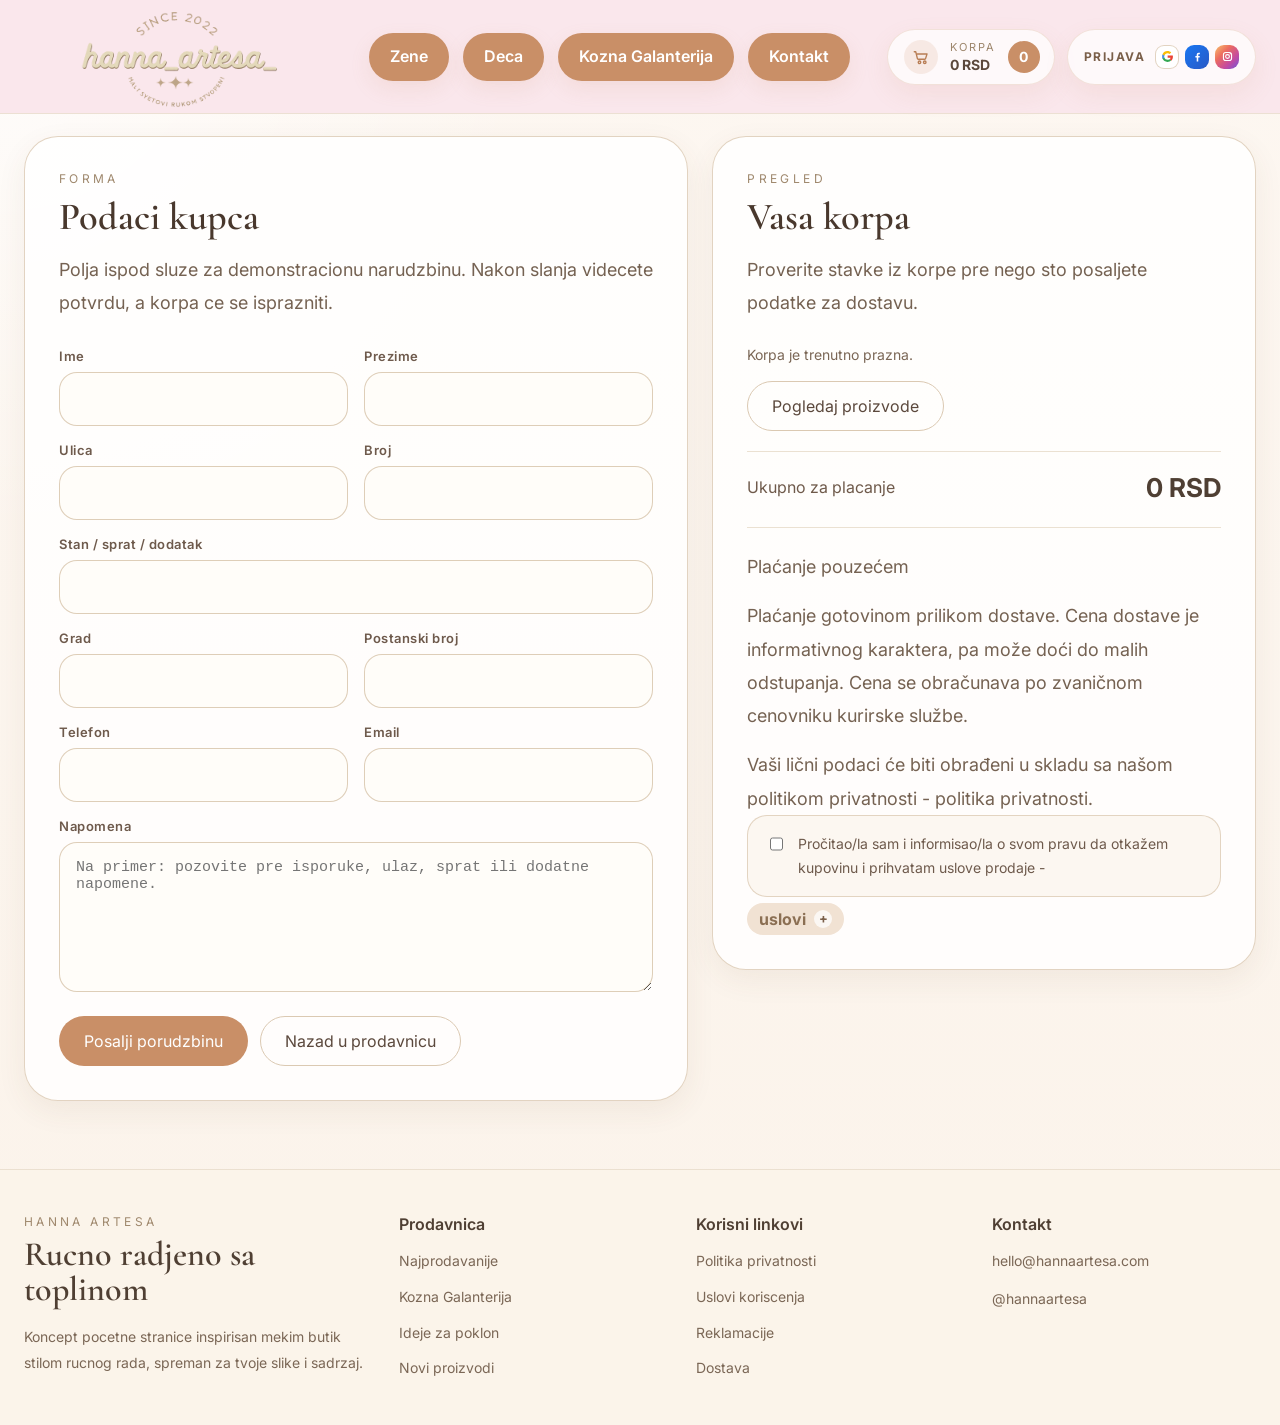
<file: placanje.html>
<!DOCTYPE html>
<html lang="sr">
<head>
  <meta charset="UTF-8">
  <meta name="viewport" content="width=device-width, initial-scale=1.0">
  <title>Hanna Artesa | Placanje</title>
  <link rel="icon" type="image/png" href="logo.png">
  <link rel="apple-touch-icon" href="logo.png">
  <link rel="preconnect" href="https://fonts.googleapis.com">
  <link rel="preconnect" href="https://fonts.gstatic.com" crossorigin>
  <link
    href="https://fonts.googleapis.com/css2?family=Cormorant+Garamond:wght@400;500;600;700&family=Inter:wght@400;500;600&display=swap"
    rel="stylesheet"
  >
  <link rel="stylesheet" href="styles.css">
  <script src="site-data.js" defer></script>
  <script src="script.js" defer></script>
</head>
<body class="info-page checkout-page">
  <header class="site-header">
    <div class="container header-inner">
      <a class="brand-home" href="index.html" aria-label="Hanna Artesa">
        <img class="brand-logo" src="logo.png" alt="Hanna Artesa logo">
      </a>

      <nav class="nav" id="navMenu" aria-label="Glavna navigacija">
        <div class="nav-dropdown">
          <button class="nav-dropdown-trigger" type="button">Zene</button>
          <div class="nav-dropdown-menu">
            <a href="shop.html?filter=torbe">Torbe</a>
            <a href="shop.html?filter=kape">Kape</a>
            <a href="shop.html?filter=carape">Carape</a>
          </div>
        </div>
        <div class="nav-dropdown">
          <button class="nav-dropdown-trigger" type="button">Deca</button>
          <div class="nav-dropdown-menu">
            <a href="shop.html?filter=igracke">Igracke</a>
          </div>
        </div>
        <a href="https://legacystore.rs/" target="_blank" rel="noopener noreferrer">Kozna Galanterija</a>
        <a href="kontakt.html">Kontakt</a>
      </nav>

      <div class="header-actions">
        <button class="cart-button header-btn" id="cartToggle" type="button" aria-label="Otvori korpu">
          <span class="cart-icon" aria-hidden="true">
            <svg viewBox="0 0 24 24" role="presentation" focusable="false">
              <path d="M3 5h2l2.2 9.2a1 1 0 0 0 1 .8h8.9a1 1 0 0 0 1-.8L20 8H7.1" />
              <circle cx="10" cy="19" r="1.7" />
              <circle cx="17" cy="19" r="1.7" />
            </svg>
          </span>
          <span class="cart-copy">
            <span class="cart-label">Korpa</span>
            <span class="cart-total" data-cart-total>0 RSD</span>
          </span>
          <span class="cart-count" data-cart-count>0</span>
        </button>
        <button class="menu-toggle" id="menuToggle" aria-label="Otvori meni" type="button">&#9776;</button>
      </div>
    </div>
  </header>

  <div class="cart-drawer" id="cartDrawer" hidden>
    <button class="cart-backdrop" data-cart-close type="button" aria-label="Zatvori korpu"></button>
    <aside class="cart-panel" role="dialog" aria-modal="true" aria-labelledby="cartTitle">
      <div class="cart-panel-head">
        <h2 class="cart-title" id="cartTitle">Korpa</h2>
        <button class="cart-close" data-cart-close type="button" aria-label="Zatvori korpu">&times;</button>
      </div>
      <div class="cart-items" id="cartItems"></div>
      <p class="cart-empty" id="cartEmpty">Korpa je trenutno prazna.</p>
      <div class="cart-footer">
        <div class="cart-total-row">
          <span>Ukupno</span>
          <strong id="cartTotalValue">0 RSD</strong>
        </div>
        <a class="btn btn-primary cart-checkout-link" href="placanje.html">Placanje</a>
      </div>
    </aside>
  </div>

    <section class="section delivery-content">
      <div class="container delivery-layout">
        <article class="delivery-card delivery-card-main">
          <p class="eyebrow">Forma</p>
          <h2 class="delivery-title">Podaci kupca</h2>
          <p class="story-text">
            Polja ispod sluze za demonstracionu narudzbinu. Nakon slanja videcete potvrdu, a korpa ce se isprazniti.
          </p>

          <form class="checkout-form" id="checkoutForm">
            <label class="checkout-field">
              <span>Ime</span>
              <input class="checkout-input" type="text" name="first_name" autocomplete="given-name" required>
            </label>

            <label class="checkout-field">
              <span>Prezime</span>
              <input class="checkout-input" type="text" name="last_name" autocomplete="family-name" required>
            </label>

            <label class="checkout-field">
              <span>Ulica</span>
              <input class="checkout-input" type="text" name="street" autocomplete="address-line1" required>
            </label>

            <label class="checkout-field">
              <span>Broj</span>
              <input class="checkout-input" type="text" name="street_number" autocomplete="address-line2" required>
            </label>

            <label class="checkout-field checkout-field-full">
              <span>Stan / sprat / dodatak</span>
              <input class="checkout-input" type="text" name="apartment" autocomplete="address-line2">
            </label>

            <label class="checkout-field">
              <span>Grad</span>
              <input class="checkout-input" type="text" name="city" autocomplete="address-level2" required>
            </label>

            <label class="checkout-field">
              <span>Postanski broj</span>
              <input class="checkout-input" type="text" name="postal_code" autocomplete="postal-code" required>
            </label>

            <label class="checkout-field">
              <span>Telefon</span>
              <input class="checkout-input" type="tel" name="phone" autocomplete="tel" required>
            </label>

            <label class="checkout-field">
              <span>Email</span>
              <input class="checkout-input" type="email" name="email" autocomplete="email" required>
            </label>

            <label class="checkout-field checkout-field-full">
              <span>Napomena</span>
              <textarea class="checkout-input checkout-textarea" name="note" rows="5" placeholder="Na primer: pozovite pre isporuke, ulaz, sprat ili dodatne napomene."></textarea>
            </label>

            <div class="checkout-actions">
              <button class="btn btn-primary" type="submit">Posalji porudzbinu</button>
              <a class="btn btn-secondary" href="shop.html">Nazad u prodavnicu</a>
            </div>
          </form>
        </article>

        <aside class="delivery-card delivery-card-side">
          <p class="eyebrow">Pregled</p>
          <h2 class="delivery-title">Vasa korpa</h2>
          <p class="story-text checkout-note">
            Proverite stavke iz korpe pre nego sto posaljete podatke za dostavu.
          </p>
          <div class="checkout-summary" id="checkoutSummary" aria-live="polite"></div>
          <div class="checkout-total-row">
            <span>Ukupno za placanje</span>
            <strong id="checkoutSummaryTotal">0 RSD</strong>
          </div>
          <div class="checkout-legal">
            <p class="story-text checkout-legal-copy">Plaćanje pouzećem</p>
            <p class="story-text checkout-legal-copy">
              Plaćanje gotovinom prilikom dostave. Cena dostave je informativnog karaktera, pa može doći do malih odstupanja. Cena se obračunava po zvaničnom cenovniku kurirske službe.
            </p>
            <p class="story-text checkout-legal-copy">
              Vaši lični podaci će biti obrađeni u skladu sa našom politikom privatnosti - <a href="politika-privatnosti.html">politika privatnosti</a>.
            </p>
            <label class="checkout-checkbox checkout-legal-checkbox" for="checkoutTermsConsent">
              <input id="checkoutTermsConsent" type="checkbox" name="consent" form="checkoutForm" required>
              <span>Pročitao/la sam i informisao/la o svom pravu da otkažem kupovinu i prihvatam uslove prodaje -</span>
            </label>
            <details class="checkout-terms-window">
              <summary>uslovi</summary>
              <div class="checkout-terms-scroll">
                <p class="story-text">
                  Internet prodavnica Legacy Store posluje u skladu sa Zakonom o elektronskoj trgovini i svim ostalim važećim zakonima i pozitivnim propisima u Republici Srbiji. Detaljni uslovi kupovine navedeni su u daljem tekstu te Vas molimo da se upoznate sa njima pre nego što obavite kupovinu. Registracijom i korišćenjem sajta Legacy Store se smatra da ste u potpunosti upoznati i saglasni sa ovde navedenim Uslovima kupovine i da ih prihvatate. Ukoliko se sa istima ne slažete i ne prihvatate ih, molimo vas da ne koristite ovaj sajt.
                </p>
                <p class="story-text">Poručivanje robe:</p>
                <p class="story-text">
                  Poručivanje je prvi korak u kupovini preko našeg sajta. Pošto odaberete proizvode i smestite ih u korpu, možete obaviti poručivanje. Roba će biti rezervisana isključivo kada je porudžbina poslata tj porudžbina zaključena. Ukoliko artikli stoje u korpi i porudžbina nije poslata tj nije zaključena, ti artikli nisu rezervisani za vas i bilo koji drugi korisnik može da ih poruči. Nakon što pošaljete porudžbinu, u roku od nekoliko sekundi stiže Vam obaveštenje o Prijemu porudžbine na e-mail koji ste ostavili, sa dodeljenim brojem porudžbine, prikazom poručenih artikala i iznosom.
                </p>
                <p class="story-text">Poručivanje mogu obavljati fizička i pravna lica.</p>
                <p class="story-text">Kako kupiti:</p>
                <p class="story-text">
                  Kupovina putem sajta Legacy Store je veoma jednostavna. Izaberite artikle koje želite i sledite link KORPA. Unesite svoje lične podatke i pošaljite nam porudžbinu. U slučaju trenutne nemogućnosti u isporuci traženog dela ili moguće zamene drugim proizvođačem, bićete kontaktirani radi dogovora. Kupovinu na našem web shopu, možete izvršiti kao registrovani korisnik ili kao GOST (jednokratna porudžbina).
                </p>
                <p class="story-text">Način plaćanja na internet prodavnici:</p>
                <p class="story-text">
                  Robu poručenu putem našeg sajta Legacy Store plaćate pouzećem, odnosno plaćate gotovinom kuriru tražene brze pošte prilikom isporuke.
                </p>
                <p class="story-text">Odustanak od ugovora:</p>
                <p class="story-text">
                  Svaki kupac ima pravo na jednostrani raskid ugovora o kupovini zaključenog na daljinu, iz bilo kog razloga u roku od 14 dana od dana prijema pošiljke. Jedini preduslov je da roba nije korišćena i da je originalno zapakovana i vraćena u pakovanju u kom je isporučena i sa fiskalnim računom i zapisnikom koji dobijate u e-mejlu koji ste ostavili (Obrazac o odustanku). Ovo pravo od odustanka od ugovora se NE odnosi na kupovinu u maloprodajnim objektima, s obzirom da to nije kupovina na daljinu i izvan poslovnih prostorija.
                </p>
                <p class="story-text">
                  Kupac je dužan da izjavu o odustanku kupovine pošalje poštom nazad na adresu firme.
                </p>
                <p class="story-text">
                  Internet prodavnica Legacy Store zadržava pravo da u svakom trenutku i bez prethodnog obaveštenja ukine ili izmeni bilo koji od ovde navedenih Uslova korišćenja sajta.
                </p>
                <p class="story-text">Sve cene na našoj prodavnici www.legacystore.rs sadrže obračunat PDV</p>
                <p class="story-text">Opis proizvoda:</p>
                <p class="story-text">
                  Legacy Store nastoji da sve proizvode opiše što je tačnije moguće. Takođe, Legacy Store ne garantuje da su svi navedeni podaci u vezi proizvoda niti slike 100% tačni, kompletni, pouzdani i bez greške.
                </p>
                <p class="story-text">VANSUDSKO REŠAVANJE POTROŠAČKIH SPOROVA</p>
                <p class="story-text">
                  Potrošački spor može se rešiti postupkom vansudskog rešenja potrošačkih sporova. Kao trgovac smo dužni da vas obavestimo da smo po zakonu obavezni da učestvujemo u ovom postupku. Vansudsko rešavanje potrošačkih sporova obavlja se na transparentanm efikasan, brz i privlačan način pred telom za vansudsko rešavanje potrošačkih sporova. Ministarstvo sačinjava listu tela i javno je objavljuje. Dostupna je na adresi <a href="https://vansudsko.mtt.gov.rs/adrbodies" target="_blank" rel="noopener noreferrer">https://vansudsko.mtt.gov.rs/adrbodies</a>
                  Postupak pred telom može da pokrene potrošač samo ukoliko je prethodno izjavio reklamaciju ili prigovor trgovcu. Potrošač protekom jedne godine od dana (bezuspešnog) podnošenja reklamacije gubi pravo na podnošenje predloga za vansudsko rešavanje spora.
                </p>
                <p class="story-text">
                  Vansudsko rešenje potrošačkog spora može da traje najduže 90 dana od dana podnošenja predloga.
                  Vansudsko rešavanje potrošačkih sporova, ne primenjuje se, pored ostalog:
                </p>
                <ul class="delivery-steps">
                  <li>– u potrošačkim sporovima koji su predmet Zakona o zaštiti potrošača, ako je vansudsko rešavanje sporova uređeno posebnim zakonom, a naročito u oblasti pružanja elektronskih komunikacionih usluga, poštanskih usluga, finansijskih usluga, osim finansijskih pogodbi, usluga putovanja.</li>
                  <li>– za rešavanje sporoa po procedurama koje je ustanovio sam trgovac.</li>
                  <li>– na neposredne pregovore između potrošača i trgovca</li>
                  <li>– na pokušaj mirenja strana povodom spora u parničnom postupku</li>
                  <li>– u postupcima koje je trgovac pokrenuo protiv potrošača</li>
                </ul>
                <p class="story-text">
                  Svaka stranka u postupku vansudskog rešenja potrošačkog spora plaćanja svoje troškove (troškovi zastupanja, putni troškovi i sl.). Rad tela za vansudsko rešenje potrošačkog spora je besplatan za stranke u postupku vansudskog rešenja potrošačkog spora.
                </p>
                <p class="story-text">
                  Opširnije o Reklamacijama možete pogledati na strani <a href="reklamacije.html">REKLAMACIJE</a> koja je sastavni deo ovih uslova.
                </p>
              </div>
            </details>
          </div>
        </aside>
      </div>
    </section>
  </main>

  <footer class="site-footer" id="contact">
    <div class="container footer-grid">
      <div>
        <p class="eyebrow footer-kicker">Hanna Artesa</p>
        <h2 class="footer-title">Rucno radjeno sa toplinom</h2>
        <p class="footer-copy">
          Koncept pocetne stranice inspirisan mekim butik stilom rucnog rada, spreman za tvoje slike i sadrzaj.
        </p>
      </div>

      <div>
        <p class="footer-head">Prodavnica</p>
        <div class="footer-links">
          <a href="shop.html">Najprodavanije</a>
          <a href="https://legacystore.rs/" target="_blank" rel="noopener noreferrer">Kozna Galanterija</a>
          <a href="#">Ideje za poklon</a>
          <a href="#">Novi proizvodi</a>
        </div>
      </div>

      <div>
        <p class="footer-head">Korisni linkovi</p>
        <div class="footer-links">
          <a href="politika-privatnosti.html">Politika privatnosti</a>
          <a href="uslovi-koriscenja.html">Uslovi koriscenja</a>
          <a href="reklamacije.html">Reklamacije</a>
          <a href="dostava.html">Dostava</a>
        </div>
      </div>

      <div>
        <p class="footer-head">Kontakt</p>
        <div class="contact-list">
          <p class="contact-item">hello@hannaartesa.com</p>
          <p class="contact-item">@hannaartesa</p>
        </div>
      </div>
    </div>
  </footer>
</body>
</html>
</file>
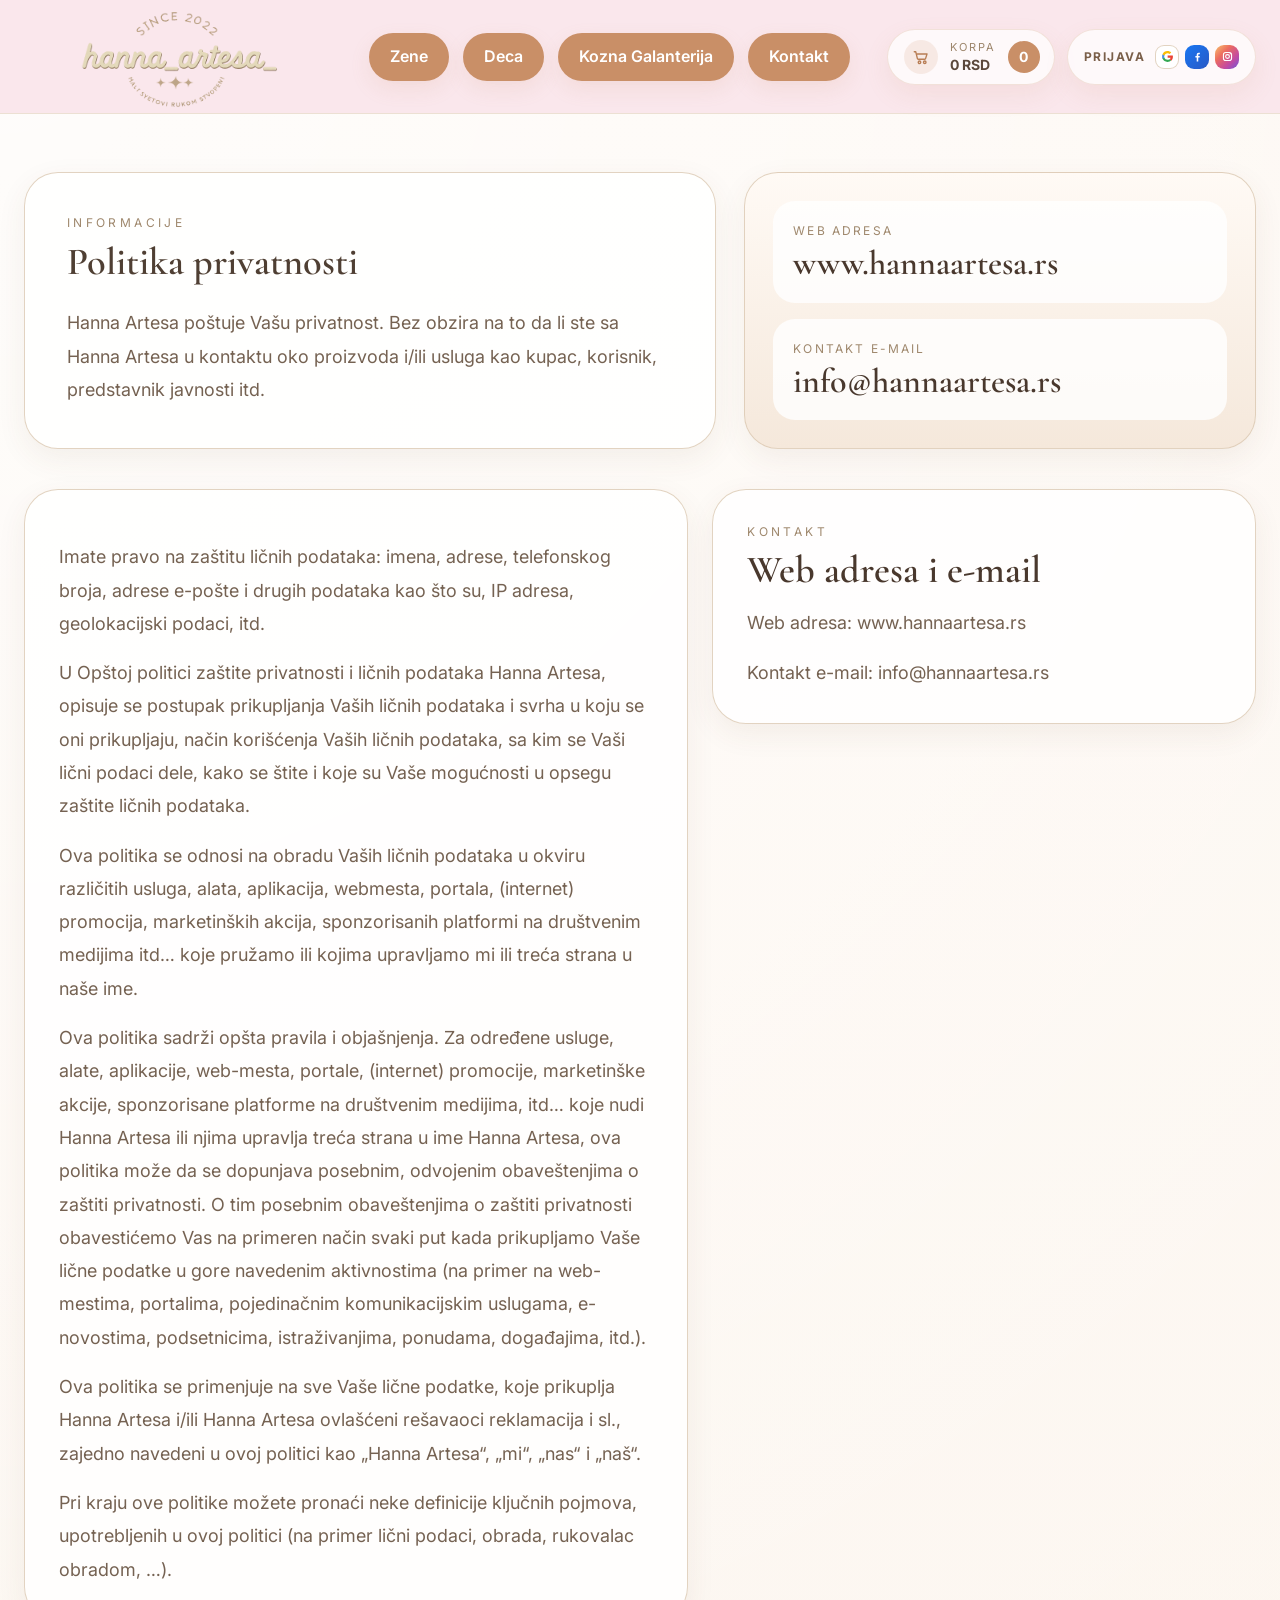
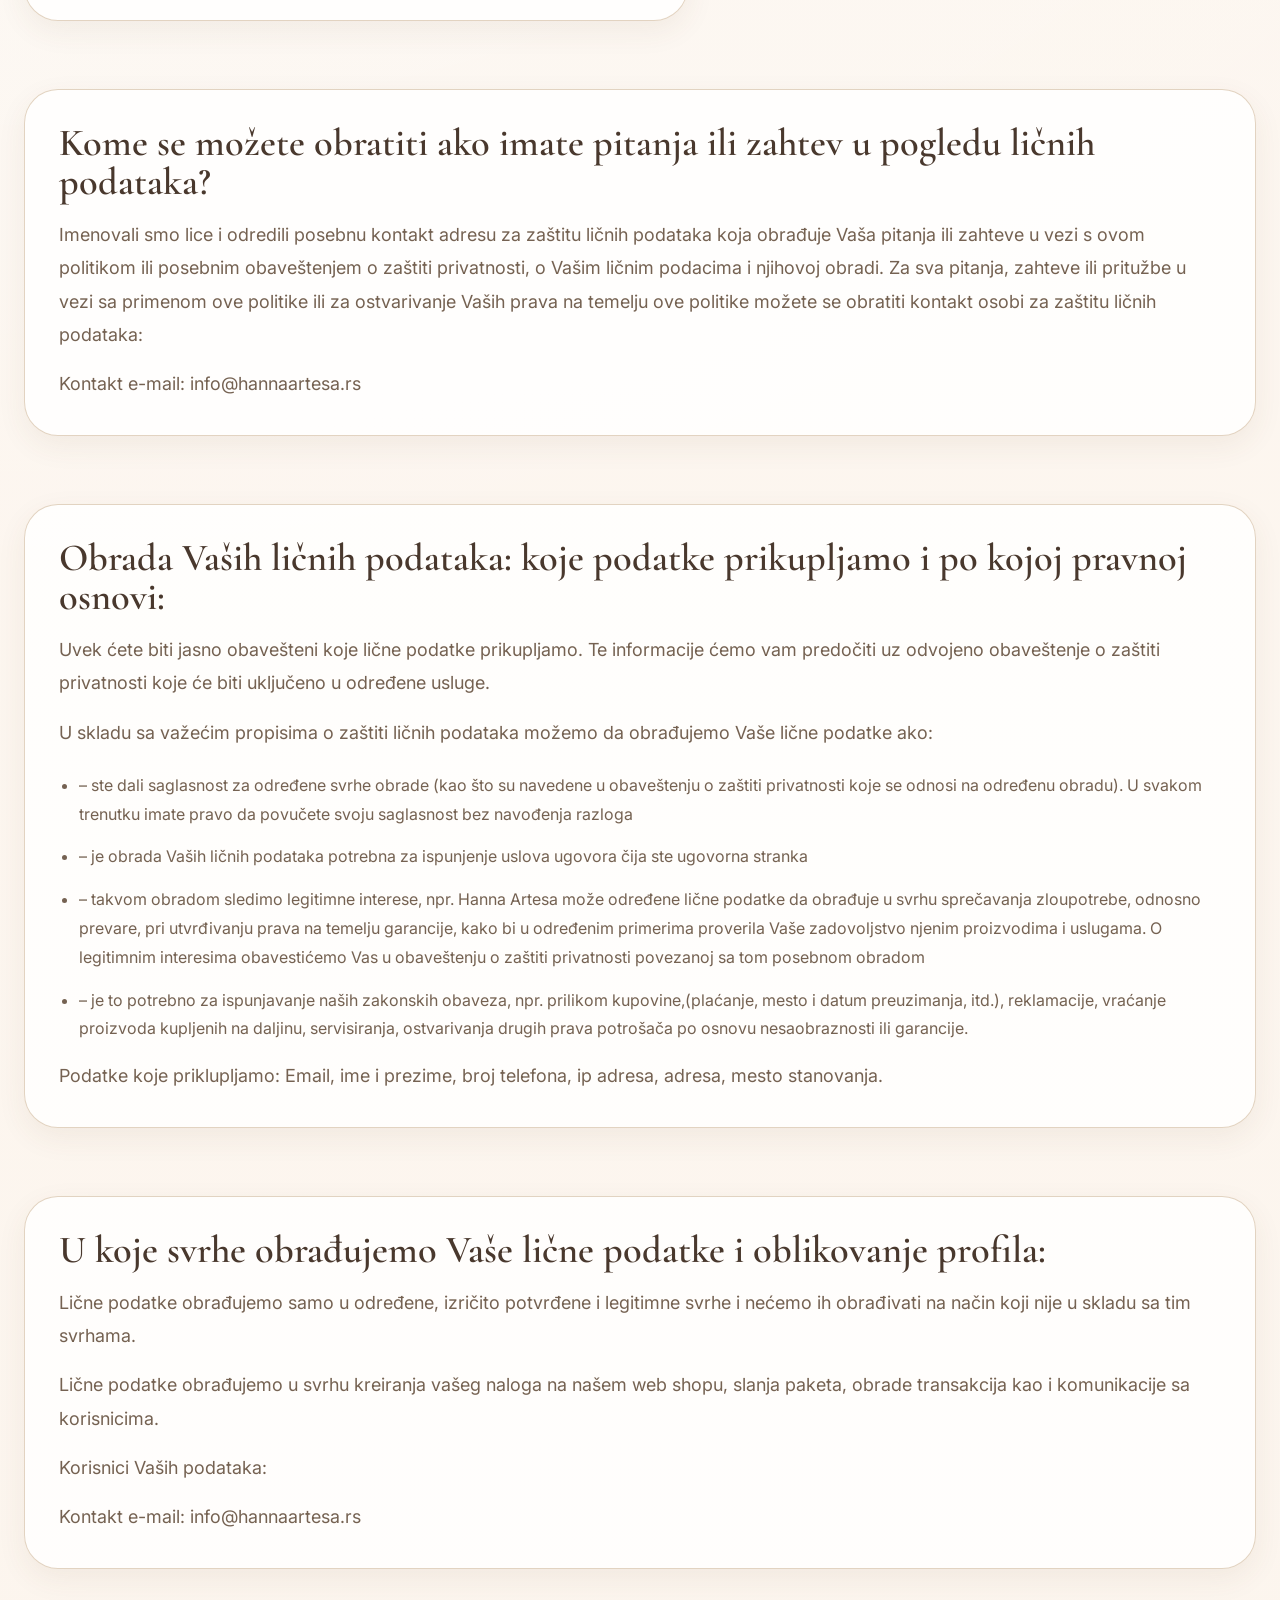
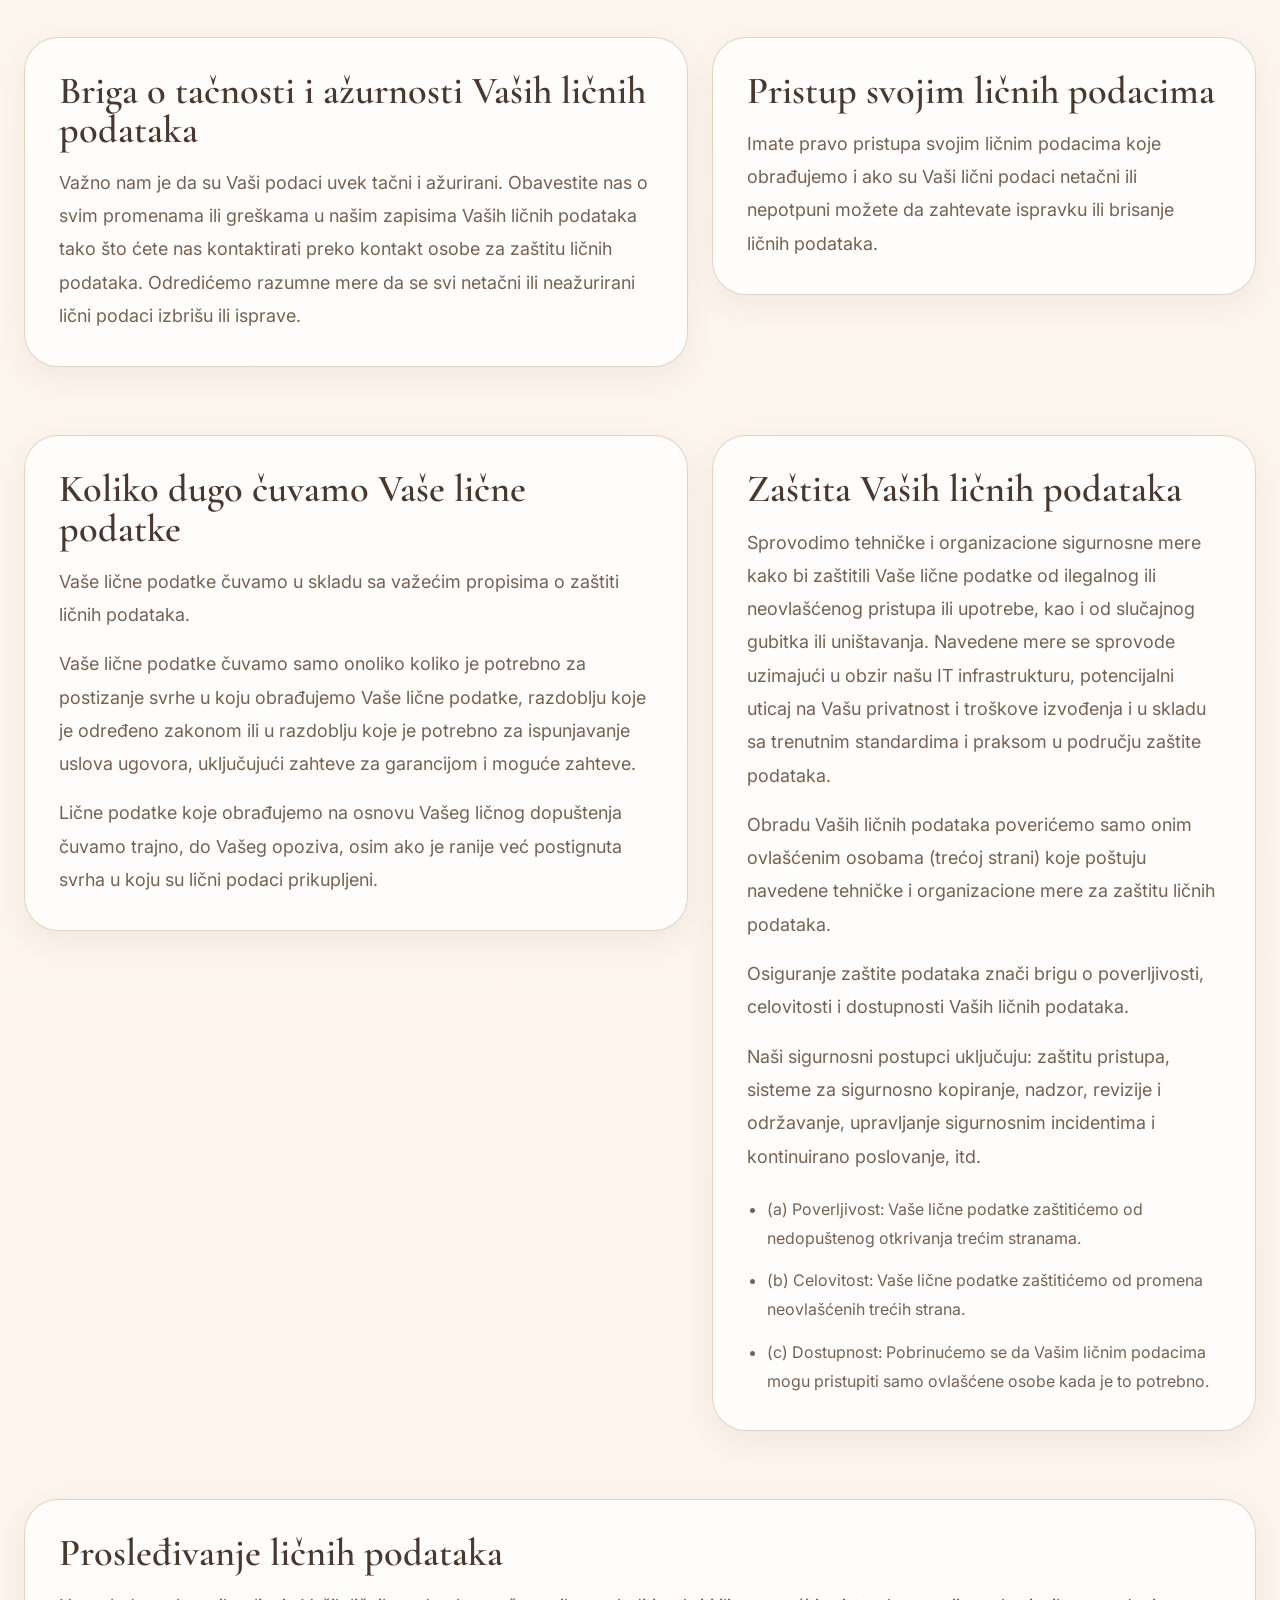
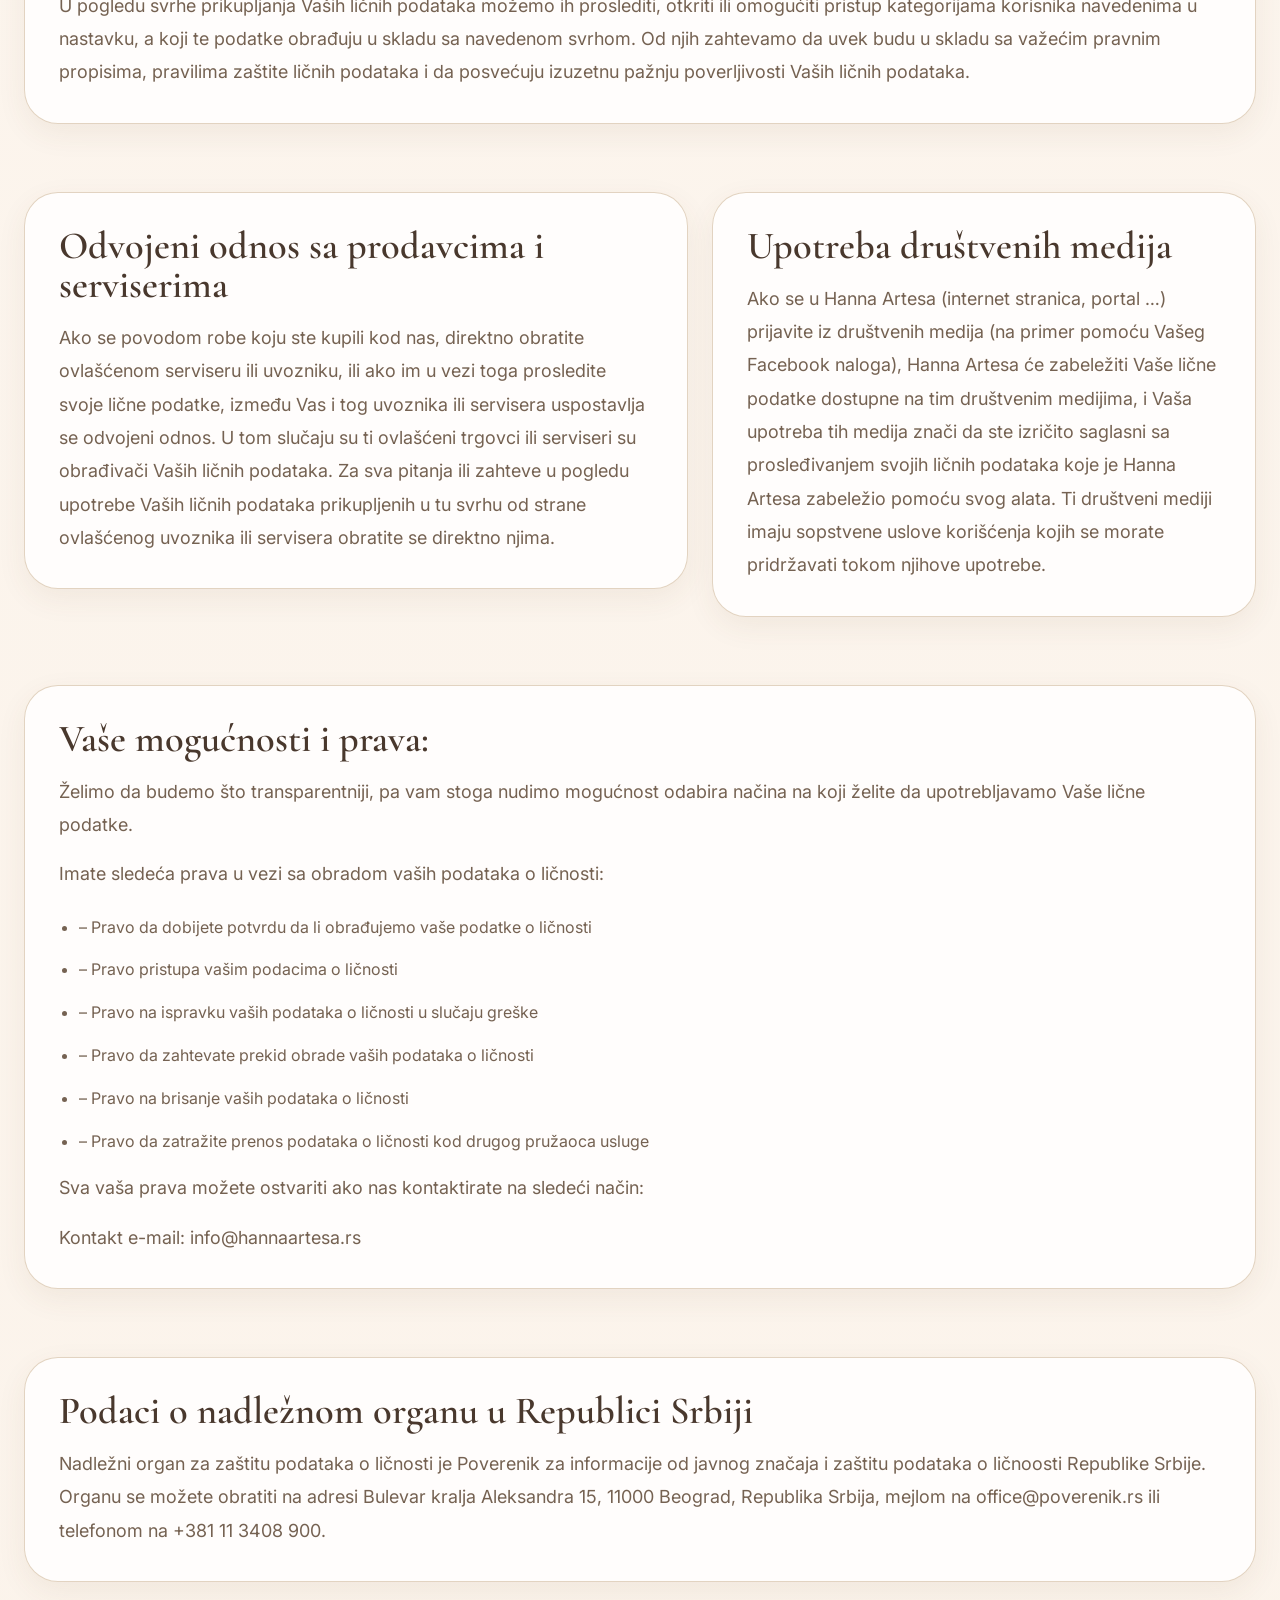
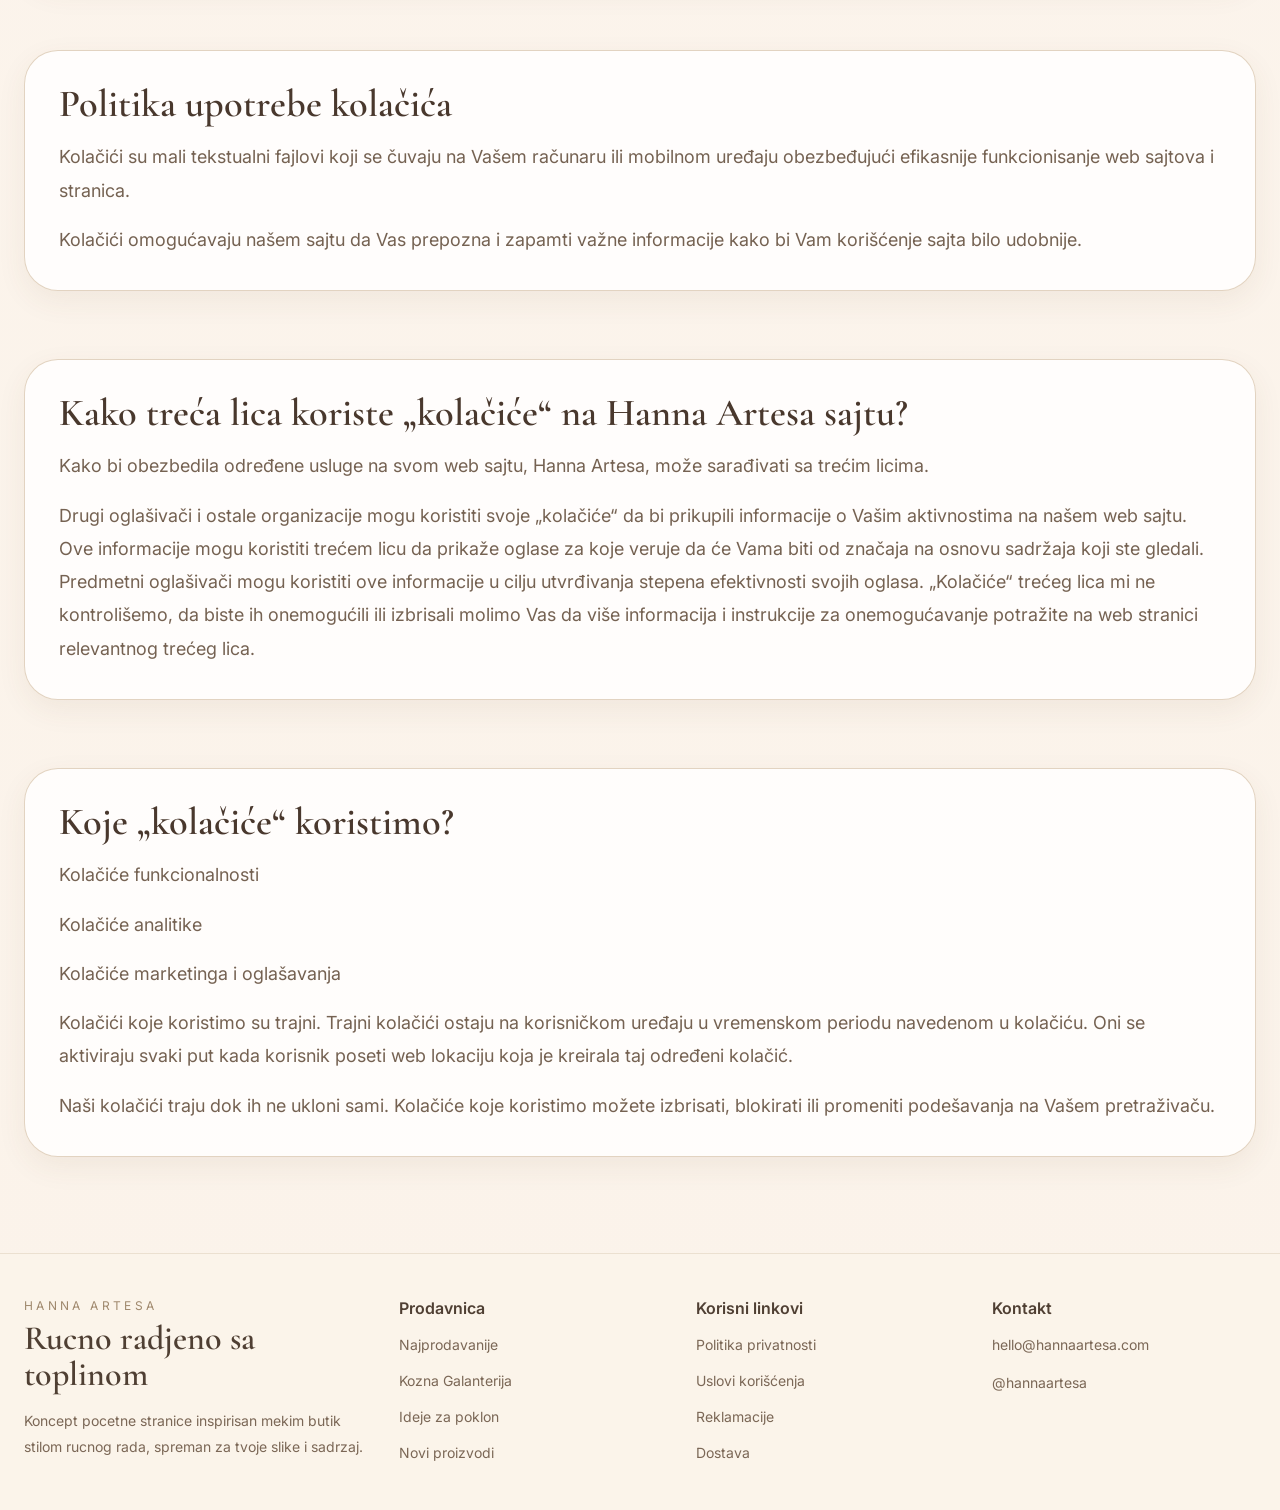
<file: politika-privatnosti.html>
<!DOCTYPE html>
<html lang="sr">
<head>
  <meta charset="UTF-8">
  <meta name="viewport" content="width=device-width, initial-scale=1.0">
  <title>Hanna Artesa | Politika privatnosti</title>
  <link rel="icon" type="image/png" href="logo.png">
  <link rel="apple-touch-icon" href="logo.png">
  <link rel="preconnect" href="https://fonts.googleapis.com">
  <link rel="preconnect" href="https://fonts.gstatic.com" crossorigin>
  <link
    href="https://fonts.googleapis.com/css2?family=Cormorant+Garamond:wght@400;500;600;700&family=Inter:wght@400;500;600&display=swap"
    rel="stylesheet"
  >
  <link rel="stylesheet" href="styles.css">
  <script src="site-data.js" defer></script>
  <script src="script.js" defer></script>
</head>
<body class="info-page privacy-page">
  <header class="site-header">
    <div class="container header-inner">
      <a class="brand-home" href="index.html" aria-label="Hanna Artesa">
        <img class="brand-logo" src="logo.png" alt="Hanna Artesa logo">
      </a>

      <nav class="nav" id="navMenu" aria-label="Glavna navigacija">
        <div class="nav-dropdown">
          <button class="nav-dropdown-trigger" type="button">Zene</button>
          <div class="nav-dropdown-menu">
            <a href="shop.html?filter=torbe">Torbe</a>
            <a href="shop.html?filter=kape">Kape</a>
            <a href="shop.html?filter=carape">Carape</a>
          </div>
        </div>
        <div class="nav-dropdown">
          <button class="nav-dropdown-trigger" type="button">Deca</button>
          <div class="nav-dropdown-menu">
            <a href="shop.html?filter=igracke">Igracke</a>
          </div>
        </div>
        <a href="https://legacystore.rs/" target="_blank" rel="noopener noreferrer">Kozna Galanterija</a>
        <a href="kontakt.html">Kontakt</a>
      </nav>

      <div class="header-actions">
        <button class="cart-button header-btn" id="cartToggle" type="button" aria-label="Otvori korpu">
          <span class="cart-icon" aria-hidden="true">
            <svg viewBox="0 0 24 24" role="presentation" focusable="false">
              <path d="M3 5h2l2.2 9.2a1 1 0 0 0 1 .8h8.9a1 1 0 0 0 1-.8L20 8H7.1" />
              <circle cx="10" cy="19" r="1.7" />
              <circle cx="17" cy="19" r="1.7" />
            </svg>
          </span>
          <span class="cart-copy">
            <span class="cart-label">Korpa</span>
            <span class="cart-total" data-cart-total>0 RSD</span>
          </span>
          <span class="cart-count" data-cart-count>0</span>
        </button>
        <button class="menu-toggle" id="menuToggle" aria-label="Otvori meni" type="button">&#9776;</button>
      </div>
    </div>
  </header>

  <div class="cart-drawer" id="cartDrawer" hidden>
    <button class="cart-backdrop" data-cart-close type="button" aria-label="Zatvori korpu"></button>
    <aside class="cart-panel" role="dialog" aria-modal="true" aria-labelledby="cartTitle">
      <div class="cart-panel-head">
        <h2 class="cart-title" id="cartTitle">Korpa</h2>
        <button class="cart-close" data-cart-close type="button" aria-label="Zatvori korpu">&times;</button>
      </div>
      <div class="cart-items" id="cartItems"></div>
      <p class="cart-empty" id="cartEmpty">Korpa je trenutno prazna.</p>
      <div class="cart-footer">
        <div class="cart-total-row">
          <span>Ukupno</span>
          <strong id="cartTotalValue">0 RSD</strong>
        </div>
        <a class="btn btn-primary cart-checkout-link" href="placanje.html">Placanje</a>
      </div>
    </aside>
  </div>

  <main class="info-main">
    <section class="delivery-hero">
      <div class="container delivery-hero-grid">
        <div class="delivery-hero-copy">
          <p class="eyebrow">Informacije</p>
          <h1 class="section-title">Politika privatnosti</h1>
          <p class="story-text">
            Hanna Artesa poštuje Vašu privatnost. Bez obzira na to da li ste sa Hanna Artesa u kontaktu oko proizvoda i/ili usluga kao kupac, korisnik, predstavnik javnosti itd.
          </p>
        </div>

        <aside class="delivery-summary-card" aria-label="Kontakt podaci">
          <div class="delivery-summary-item">
            <span class="delivery-summary-label">Web adresa</span>
            <strong>www.hannaartesa.rs</strong>
          </div>
          <div class="delivery-summary-item">
            <span class="delivery-summary-label">Kontakt e-mail</span>
            <strong>info@hannaartesa.rs</strong>
          </div>
        </aside>
      </div>
    </section>

    <section class="section delivery-content">
      <div class="container delivery-layout">
        <article class="delivery-card">
          <p class="story-text">
            Imate pravo na zaštitu ličnih podataka: imena, adrese, telefonskog broja, adrese e-pošte i drugih podataka kao što su, IP adresa, geolokacijski podaci, itd.
          </p>
          <p class="story-text">
            U Opštoj politici zaštite privatnosti i ličnih podataka Hanna Artesa, opisuje se postupak prikupljanja Vaših ličnih podataka i svrha u koju se oni prikupljaju, način korišćenja Vaših ličnih podataka, sa kim se Vaši lični podaci dele, kako se štite i koje su Vaše mogućnosti u opsegu zaštite ličnih podataka.
          </p>
          <p class="story-text">
            Ova politika se odnosi na obradu Vaših ličnih podataka u okviru različitih usluga, alata, aplikacija, webmesta, portala, (internet) promocija, marketinških akcija, sponzorisanih platformi na društvenim medijima itd… koje pružamo ili kojima upravljamo mi ili treća strana u naše ime.
          </p>
          <p class="story-text">
            Ova politika sadrži opšta pravila i objašnjenja. Za određene usluge, alate, aplikacije, web-mesta, portale, (internet) promocije, marketinške akcije, sponzorisane platforme na društvenim medijima, itd… koje nudi Hanna Artesa ili njima upravlja treća strana u ime Hanna Artesa, ova politika može da se dopunjava posebnim, odvojenim obaveštenjima o zaštiti privatnosti. O tim posebnim obaveštenjima o zaštiti privatnosti obavestićemo Vas na primeren način svaki put kada prikupljamo Vaše lične podatke u gore navedenim aktivnostima (na primer na web-mestima, portalima, pojedinačnim komunikacijskim uslugama, e-novostima, podsetnicima, istraživanjima, ponudama, događajima, itd.).
          </p>
          <p class="story-text">
            Ova politika se primenjuje na sve Vaše lične podatke, koje prikuplja Hanna Artesa i/ili Hanna Artesa ovlašćeni rešavaoci reklamacija i sl., zajedno navedeni u ovoj politici kao „Hanna Artesa“, „mi“, „nas“ i „naš“.
          </p>
          <p class="story-text">
            Pri kraju ove politike možete pronaći neke definicije ključnih pojmova, upotrebljenih u ovoj politici (na primer lični podaci, obrada, rukovalac obradom, …).
          </p>
        </article>

        <aside class="delivery-card">
          <p class="eyebrow">Kontakt</p>
          <h2 class="delivery-title">Web adresa i e-mail</h2>
          <p class="story-text">Web adresa: www.hannaartesa.rs</p>
          <p class="story-text">Kontakt e-mail: info@hannaartesa.rs</p>
        </aside>
      </div>
    </section>

    <section class="section delivery-content delivery-content-secondary">
      <div class="container">
        <article class="delivery-card delivery-card-wide">
          <h2 class="delivery-title">Kome se možete obratiti ako imate pitanja ili zahtev u pogledu ličnih podataka?</h2>
          <p class="story-text">
            Imenovali smo lice i odredili posebnu kontakt adresu za zaštitu ličnih podataka koja obrađuje Vaša pitanja ili zahteve u vezi s ovom politikom ili posebnim obaveštenjem o zaštiti privatnosti, o Vašim ličnim podacima i njihovoj obradi. Za sva pitanja, zahteve ili pritužbe u vezi sa primenom ove politike ili za ostvarivanje Vaših prava na temelju ove politike možete se obratiti kontakt osobi za zaštitu ličnih podataka:
          </p>
          <p class="story-text">Kontakt e-mail: info@hannaartesa.rs</p>
        </article>
      </div>
    </section>

    <section class="section delivery-content delivery-content-secondary">
      <div class="container">
        <article class="delivery-card delivery-card-wide">
          <h2 class="delivery-title">Obrada Vaših ličnih podataka: koje podatke prikupljamo i po kojoj pravnoj osnovi:</h2>
          <p class="story-text">
            Uvek ćete biti jasno obavešteni koje lične podatke prikupljamo. Te informacije ćemo vam predočiti uz odvojeno obaveštenje o zaštiti privatnosti koje će biti uključeno u određene usluge.
          </p>
          <p class="story-text">
            U skladu sa važećim propisima o zaštiti ličnih podataka možemo da obrađujemo Vaše lične podatke ako:
          </p>
          <ul class="delivery-steps">
            <li>– ste dali saglasnost za određene svrhe obrade (kao što su navedene u obaveštenju o zaštiti privatnosti koje se odnosi na određenu obradu). U svakom trenutku imate pravo da povučete svoju saglasnost bez navođenja razloga</li>
            <li>– je obrada Vaših ličnih podataka potrebna za ispunjenje uslova ugovora čija ste ugovorna stranka</li>
            <li>– takvom obradom sledimo legitimne interese, npr. Hanna Artesa može određene lične podatke da obrađuje u svrhu sprečavanja zloupotrebe, odnosno prevare, pri utvrđivanju prava na temelju garancije, kako bi u određenim primerima proverila Vaše zadovoljstvo njenim proizvodima i uslugama. O legitimnim interesima obavestićemo Vas u obaveštenju o zaštiti privatnosti povezanoj sa tom posebnom obradom</li>
            <li>– je to potrebno za ispunjavanje naših zakonskih obaveza, npr. prilikom kupovine,(plaćanje, mesto i datum preuzimanja, itd.), reklamacije, vraćanje proizvoda kupljenih na daljinu, servisiranja, ostvarivanja drugih prava potrošača po osnovu nesaobraznosti ili garancije.</li>
          </ul>
          <p class="story-text">
            Podatke koje priklupljamo: Email, ime i prezime, broj telefona, ip adresa, adresa, mesto stanovanja.
          </p>
        </article>
      </div>
    </section>

    <section class="section delivery-content delivery-content-secondary">
      <div class="container">
        <article class="delivery-card delivery-card-wide">
          <h2 class="delivery-title">U koje svrhe obrađujemo Vaše lične podatke i oblikovanje profila:</h2>
          <p class="story-text">
            Lične podatke obrađujemo samo u određene, izričito potvrđene i legitimne svrhe i nećemo ih obrađivati na način koji nije u skladu sa tim svrhama.
          </p>
          <p class="story-text">
            Lične podatke obrađujemo u svrhu kreiranja vašeg naloga na našem web shopu, slanja paketa, obrade transakcija kao i komunikacije sa korisnicima.
          </p>
          <p class="story-text">Korisnici Vaših podataka:</p>
          <p class="story-text">Kontakt e-mail: info@hannaartesa.rs</p>
        </article>
      </div>
    </section>

    <section class="section delivery-content delivery-content-secondary">
      <div class="container delivery-layout">
        <article class="delivery-card">
          <h2 class="delivery-title">Briga o tačnosti i ažurnosti Vaših ličnih podataka</h2>
          <p class="story-text">
            Važno nam je da su Vaši podaci uvek tačni i ažurirani. Obavestite nas o svim promenama ili greškama u našim zapisima Vaših ličnih podataka tako što ćete nas kontaktirati preko kontakt osobe za zaštitu ličnih podataka. Odredićemo razumne mere da se svi netačni ili neažurirani lični podaci izbrišu ili isprave.
          </p>
        </article>

        <article class="delivery-card">
          <h2 class="delivery-title">Pristup svojim ličnih podacima</h2>
          <p class="story-text">
            Imate pravo pristupa svojim ličnim podacima koje obrađujemo i ako su Vaši lični podaci netačni ili nepotpuni možete da zahtevate ispravku ili brisanje ličnih podataka.
          </p>
        </article>
      </div>
    </section>

    <section class="section delivery-content delivery-content-secondary">
      <div class="container delivery-layout">
        <article class="delivery-card">
          <h2 class="delivery-title">Koliko dugo čuvamo Vaše lične podatke</h2>
          <p class="story-text">
            Vaše lične podatke čuvamo u skladu sa važećim propisima o zaštiti ličnih podataka.
          </p>
          <p class="story-text">
            Vaše lične podatke čuvamo samo onoliko koliko je potrebno za postizanje svrhe u koju obrađujemo Vaše lične podatke, razdoblju koje je određeno zakonom ili u razdoblju koje je potrebno za ispunjavanje uslova ugovora, uključujući zahteve za garancijom i moguće zahteve.
          </p>
          <p class="story-text">
            Lične podatke koje obrađujemo na osnovu Vašeg ličnog dopuštenja čuvamo trajno, do Vašeg opoziva, osim ako je ranije već postignuta svrha u koju su lični podaci prikupljeni.
          </p>
        </article>

        <article class="delivery-card">
          <h2 class="delivery-title">Zaštita Vaših ličnih podataka</h2>
          <p class="story-text">
            Sprovodimo tehničke i organizacione sigurnosne mere kako bi zaštitili Vaše lične podatke od ilegalnog ili neovlašćenog pristupa ili upotrebe, kao i od slučajnog gubitka ili uništavanja. Navedene mere se sprovode uzimajući u obzir našu IT infrastrukturu, potencijalni uticaj na Vašu privatnost i troškove izvođenja i u skladu sa trenutnim standardima i praksom u području zaštite podataka.
          </p>
          <p class="story-text">
            Obradu Vaših ličnih podataka poverićemo samo onim ovlašćenim osobama (trećoj strani) koje poštuju navedene tehničke i organizacione mere za zaštitu ličnih podataka.
          </p>
          <p class="story-text">
            Osiguranje zaštite podataka znači brigu o poverljivosti, celovitosti i dostupnosti Vaših ličnih podataka.
          </p>
          <p class="story-text">
            Naši sigurnosni postupci uključuju: zaštitu pristupa, sisteme za sigurnosno kopiranje, nadzor, revizije i održavanje, upravljanje sigurnosnim incidentima i kontinuirano poslovanje, itd.
          </p>
          <ul class="delivery-steps">
            <li>(a) Poverljivost: Vaše lične podatke zaštitićemo od nedopuštenog otkrivanja trećim stranama.</li>
            <li>(b) Celovitost: Vaše lične podatke zaštitićemo od promena neovlašćenih trećih strana.</li>
            <li>(c) Dostupnost: Pobrinućemo se da Vašim ličnim podacima mogu pristupiti samo ovlašćene osobe kada je to potrebno.</li>
          </ul>
        </article>
      </div>
    </section>

    <section class="section delivery-content delivery-content-secondary">
      <div class="container">
        <article class="delivery-card delivery-card-wide">
          <h2 class="delivery-title">Prosleđivanje ličnih podataka</h2>
          <p class="story-text">
            U pogledu svrhe prikupljanja Vaših ličnih podataka možemo ih proslediti, otkriti ili omogućiti pristup kategorijama korisnika navedenima u nastavku, a koji te podatke obrađuju u skladu sa navedenom svrhom. Od njih zahtevamo da uvek budu u skladu sa važećim pravnim propisima, pravilima zaštite ličnih podataka i da posvećuju izuzetnu pažnju poverljivosti Vaših ličnih podataka.
          </p>
        </article>
      </div>
    </section>

    <section class="section delivery-content delivery-content-secondary">
      <div class="container delivery-layout">
        <article class="delivery-card">
          <h2 class="delivery-title">Odvojeni odnos sa prodavcima i serviserima</h2>
          <p class="story-text">
            Ako se povodom robe koju ste kupili kod nas, direktno obratite ovlašćenom serviseru ili uvozniku, ili ako im u vezi toga prosledite svoje lične podatke, između Vas i tog uvoznika ili servisera uspostavlja se odvojeni odnos. U tom slučaju su ti ovlašćeni trgovci ili serviseri su obrađivači Vaših ličnih podataka. Za sva pitanja ili zahteve u pogledu upotrebe Vaših ličnih podataka prikupljenih u tu svrhu od strane ovlašćenog uvoznika ili servisera obratite se direktno njima.
          </p>
        </article>

        <article class="delivery-card">
          <h2 class="delivery-title">Upotreba društvenih medija</h2>
          <p class="story-text">
            Ako se u Hanna Artesa (internet stranica, portal …) prijavite iz društvenih medija (na primer pomoću Vašeg Facebook naloga), Hanna Artesa će zabeležiti Vaše lične podatke dostupne na tim društvenim medijima, i Vaša upotreba tih medija znači da ste izričito saglasni sa prosleđivanjem svojih ličnih podataka koje je Hanna Artesa zabeležio pomoću svog alata. Ti društveni mediji imaju sopstvene uslove korišćenja kojih se morate pridržavati tokom njihove upotrebe.
          </p>
        </article>
      </div>
    </section>

    <section class="section delivery-content delivery-content-secondary">
      <div class="container">
        <article class="delivery-card delivery-card-wide">
          <h2 class="delivery-title">Vaše mogućnosti i prava:</h2>
          <p class="story-text">
            Želimo da budemo što transparentniji, pa vam stoga nudimo mogućnost odabira načina na koji želite da upotrebljavamo Vaše lične podatke.
          </p>
          <p class="story-text">Imate sledeća prava u vezi sa obradom vaših podataka o ličnosti:</p>
          <ul class="delivery-steps">
            <li>– Pravo da dobijete potvrdu da li obrađujemo vaše podatke o ličnosti</li>
            <li>– Pravo pristupa vašim podacima o ličnosti</li>
            <li>– Pravo na ispravku vaših podataka o ličnosti u slučaju greške</li>
            <li>– Pravo da zahtevate prekid obrade vaših podataka o ličnosti</li>
            <li>– Pravo na brisanje vaših podataka o ličnosti</li>
            <li>– Pravo da zatražite prenos podataka o ličnosti kod drugog pružaoca usluge</li>
          </ul>
          <p class="story-text">Sva vaša prava možete ostvariti ako nas kontaktirate na sledeći način:</p>
          <p class="story-text">Kontakt e-mail: info@hannaartesa.rs</p>
        </article>
      </div>
    </section>

    <section class="section delivery-content delivery-content-secondary">
      <div class="container">
        <article class="delivery-card delivery-card-wide">
          <h2 class="delivery-title">Podaci o nadležnom organu u Republici Srbiji</h2>
          <p class="story-text">
            Nadležni organ za zaštitu podataka o ličnosti je Poverenik za informacije od javnog značaja i zaštitu podataka o ličnoosti Republike Srbije. Organu se možete obratiti na adresi Bulevar kralja Aleksandra 15, 11000 Beograd, Republika Srbija, mejlom na office@poverenik.rs ili telefonom na +381 11 3408 900.
          </p>
        </article>
      </div>
    </section>

    <section class="section delivery-content delivery-content-secondary">
      <div class="container">
        <article class="delivery-card delivery-card-wide">
          <h2 class="delivery-title">Politika upotrebe kolačića</h2>
          <p class="story-text">
            Kolačići su mali tekstualni fajlovi koji se čuvaju na Vašem računaru ili mobilnom uređaju obezbeđujući efikasnije funkcionisanje web sajtova i stranica.
          </p>
          <p class="story-text">
            Kolačići omogućavaju našem sajtu da Vas prepozna i zapamti važne informacije kako bi Vam korišćenje sajta bilo udobnije.
          </p>
        </article>
      </div>
    </section>

    <section class="section delivery-content delivery-content-secondary">
      <div class="container">
        <article class="delivery-card delivery-card-wide">
          <h2 class="delivery-title">Kako treća lica koriste „kolačiće“ na Hanna Artesa sajtu?</h2>
          <p class="story-text">
            Kako bi obezbedila određene usluge na svom web sajtu, Hanna Artesa, može sarađivati sa trećim licima.
          </p>
          <p class="story-text">
            Drugi oglašivači i ostale organizacije mogu koristiti svoje „kolačiće“ da bi prikupili informacije o Vašim aktivnostima na našem web sajtu. Ove informacije mogu koristiti trećem licu da prikaže oglase za koje veruje da će Vama biti od značaja na osnovu sadržaja koji ste gledali. Predmetni oglašivači mogu koristiti ove informacije u cilju utvrđivanja stepena efektivnosti svojih oglasa. „Kolačiće“ trećeg lica mi ne kontrolišemo, da biste ih onemogućili ili izbrisali molimo Vas da više informacija i instrukcije za onemogućavanje potražite na web stranici relevantnog trećeg lica.
          </p>
        </article>
      </div>
    </section>

    <section class="section delivery-content delivery-content-secondary">
      <div class="container">
        <article class="delivery-card delivery-card-wide">
          <h2 class="delivery-title">Koje „kolačiće“ koristimo?</h2>
          <p class="story-text">Kolačiće funkcionalnosti</p>
          <p class="story-text">Kolačiće analitike</p>
          <p class="story-text">Kolačiće marketinga i oglašavanja</p>
          <p class="story-text">
            Kolačići koje koristimo su trajni. Trajni kolačići ostaju na korisničkom uređaju u vremenskom periodu navedenom u kolačiću. Oni se aktiviraju svaki put kada korisnik poseti web lokaciju koja je kreirala taj određeni kolačić.
          </p>
          <p class="story-text">
            Naši kolačići traju dok ih ne ukloni sami. Kolačiće koje koristimo možete izbrisati, blokirati ili promeniti podešavanja na Vašem pretraživaču.
          </p>
        </article>
      </div>
    </section>
  </main>

  <footer class="site-footer" id="contact">
    <div class="container footer-grid">
      <div>
        <p class="eyebrow footer-kicker">Hanna Artesa</p>
        <h2 class="footer-title">Rucno radjeno sa toplinom</h2>
        <p class="footer-copy">
          Koncept pocetne stranice inspirisan mekim butik stilom rucnog rada, spreman za tvoje slike i sadrzaj.
        </p>
      </div>

      <div>
        <p class="footer-head">Prodavnica</p>
        <div class="footer-links">
          <a href="shop.html">Najprodavanije</a>
          <a href="https://legacystore.rs/" target="_blank" rel="noopener noreferrer">Kozna Galanterija</a>
          <a href="#">Ideje za poklon</a>
          <a href="#">Novi proizvodi</a>
        </div>
      </div>

      <div>
        <p class="footer-head">Korisni linkovi </p>
        <div class="footer-links">
          <a href="politika-privatnosti.html" aria-current="page">Politika privatnosti</a>
          <a href="uslovi-koriscenja.html">Uslovi korišćenja</a>
          <a href="reklamacije.html">Reklamacije</a>
          <a href="dostava.html">Dostava</a>
        </div>
      </div>

      <div>
        <p class="footer-head">Kontakt</p>
        <div class="contact-list">
          <p class="contact-item">hello@hannaartesa.com</p>
          <p class="contact-item">@hannaartesa</p>
        </div>
      </div>
    </div>
  </footer>
</body>
</html>
</file>
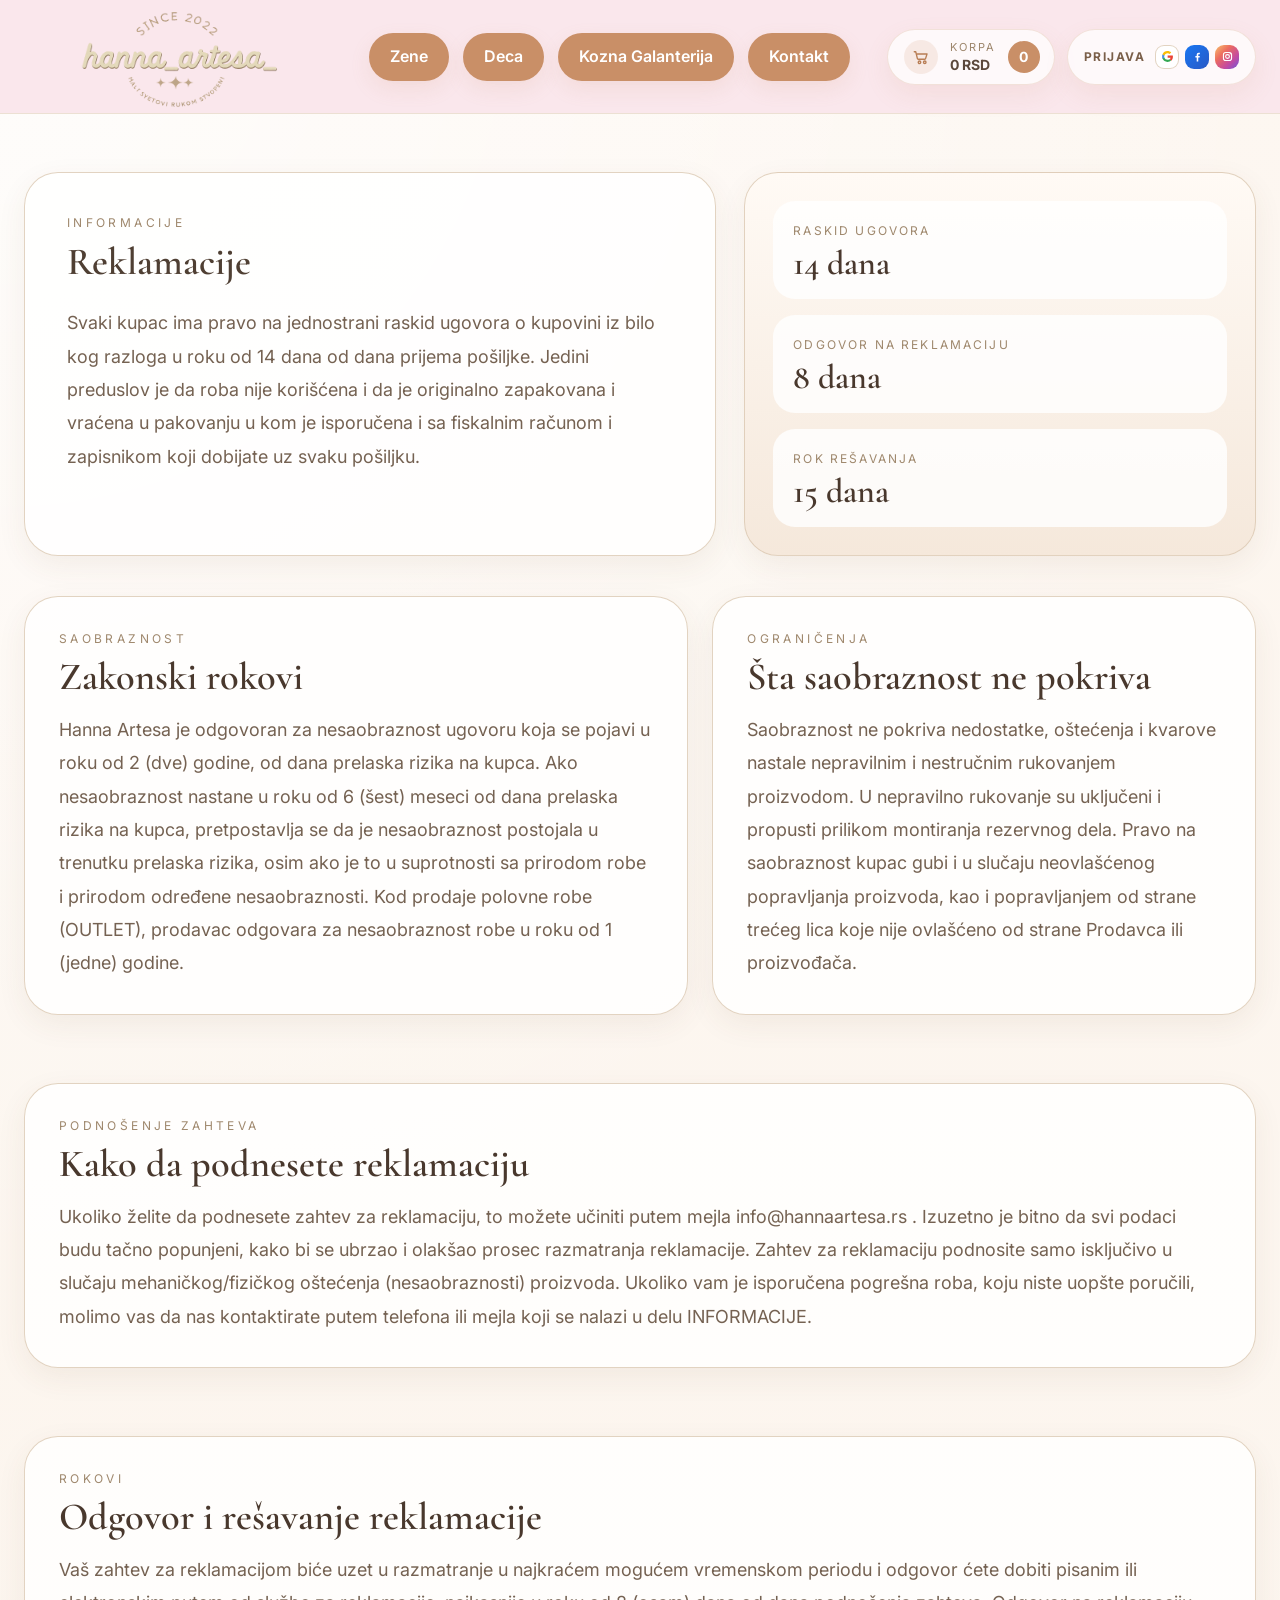
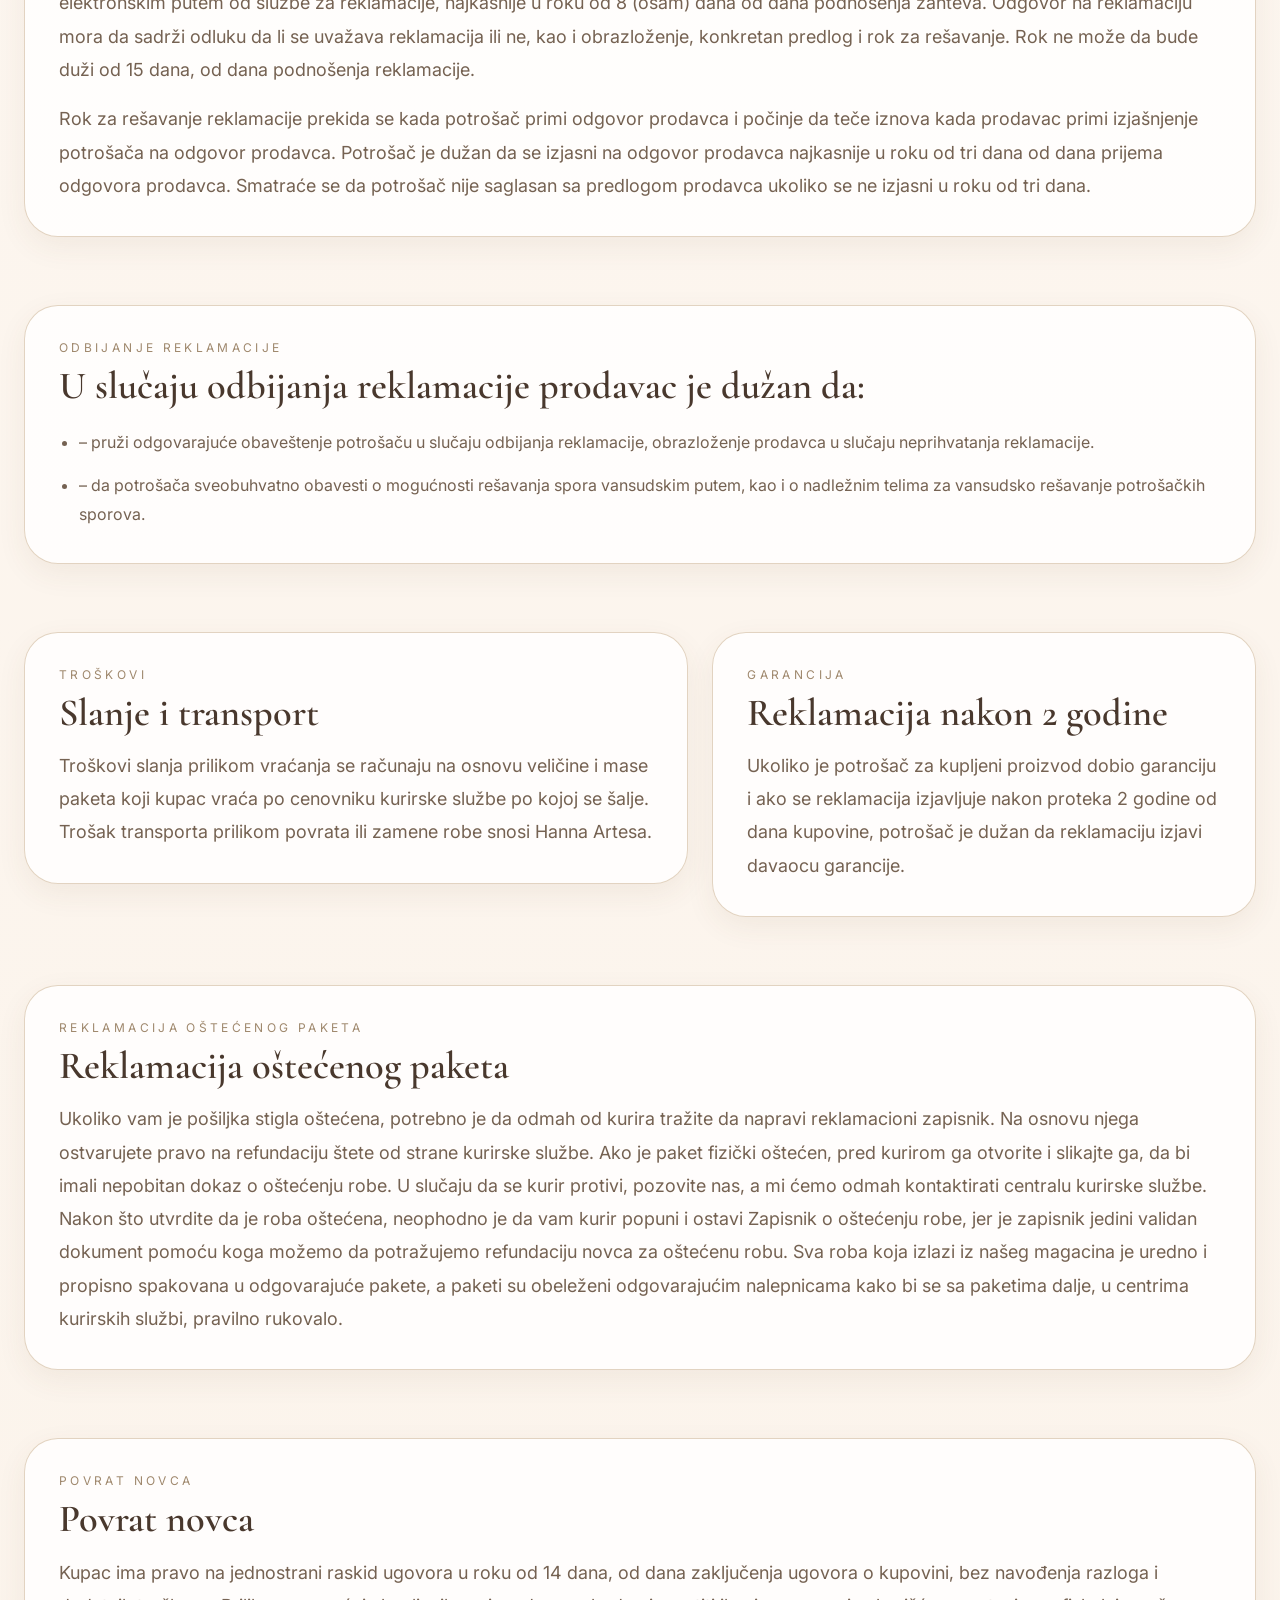
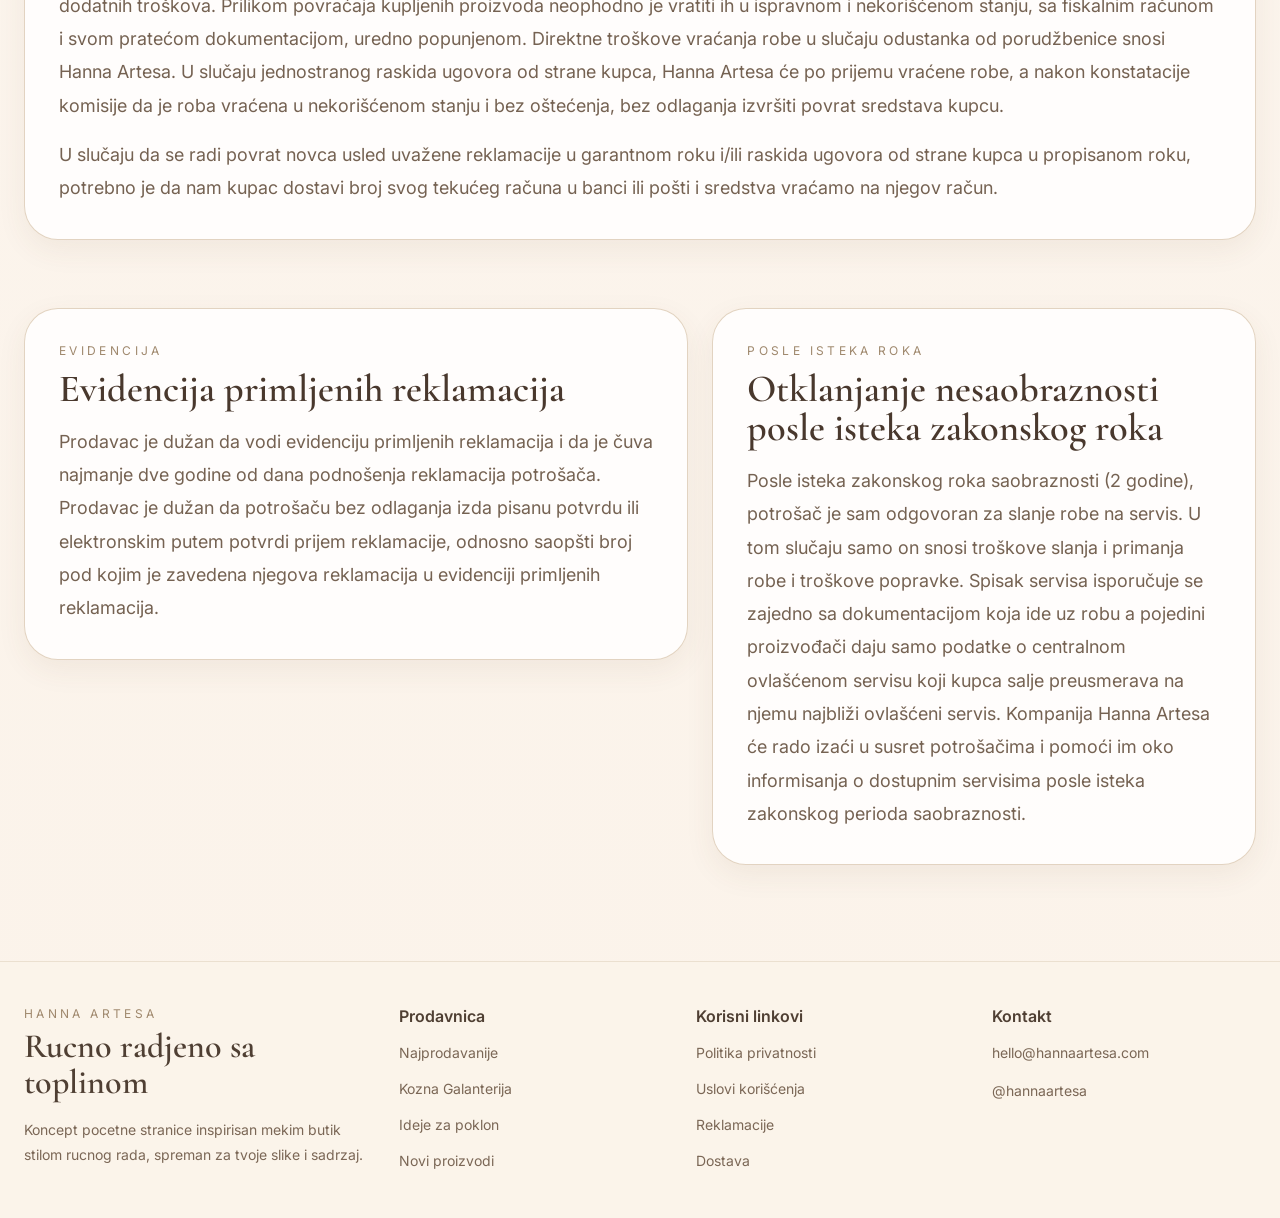
<file: reklamacije.html>
<!DOCTYPE html>
<html lang="sr">
<head>
  <meta charset="UTF-8">
  <meta name="viewport" content="width=device-width, initial-scale=1.0">
  <title>Hanna Artesa | Reklamacije</title>
  <link rel="icon" type="image/png" href="logo.png">
  <link rel="apple-touch-icon" href="logo.png">
  <link rel="preconnect" href="https://fonts.googleapis.com">
  <link rel="preconnect" href="https://fonts.gstatic.com" crossorigin>
  <link
    href="https://fonts.googleapis.com/css2?family=Cormorant+Garamond:wght@400;500;600;700&family=Inter:wght@400;500;600&display=swap"
    rel="stylesheet"
  >
  <link rel="stylesheet" href="styles.css">
  <script src="site-data.js" defer></script>
  <script src="script.js" defer></script>
</head>
<body class="info-page reklamacije-page">
  <header class="site-header">
    <div class="container header-inner">
      <a class="brand-home" href="index.html" aria-label="Hanna Artesa">
        <img class="brand-logo" src="logo.png" alt="Hanna Artesa logo">
      </a>

      <nav class="nav" id="navMenu" aria-label="Glavna navigacija">
        <div class="nav-dropdown">
          <button class="nav-dropdown-trigger" type="button">Zene</button>
          <div class="nav-dropdown-menu">
            <a href="shop.html?filter=torbe">Torbe</a>
            <a href="shop.html?filter=kape">Kape</a>
            <a href="shop.html?filter=carape">Carape</a>
          </div>
        </div>
        <div class="nav-dropdown">
          <button class="nav-dropdown-trigger" type="button">Deca</button>
          <div class="nav-dropdown-menu">
            <a href="shop.html?filter=igracke">Igracke</a>
          </div>
        </div>
        <a href="https://legacystore.rs/" target="_blank" rel="noopener noreferrer">Kozna Galanterija</a>
        <a href="kontakt.html">Kontakt</a>
      </nav>

      <div class="header-actions">
        <button class="cart-button header-btn" id="cartToggle" type="button" aria-label="Otvori korpu">
          <span class="cart-icon" aria-hidden="true">
            <svg viewBox="0 0 24 24" role="presentation" focusable="false">
              <path d="M3 5h2l2.2 9.2a1 1 0 0 0 1 .8h8.9a1 1 0 0 0 1-.8L20 8H7.1" />
              <circle cx="10" cy="19" r="1.7" />
              <circle cx="17" cy="19" r="1.7" />
            </svg>
          </span>
          <span class="cart-copy">
            <span class="cart-label">Korpa</span>
            <span class="cart-total" data-cart-total>0 RSD</span>
          </span>
          <span class="cart-count" data-cart-count>0</span>
        </button>
        <button class="menu-toggle" id="menuToggle" aria-label="Otvori meni" type="button">&#9776;</button>
      </div>
    </div>
  </header>

  <div class="cart-drawer" id="cartDrawer" hidden>
    <button class="cart-backdrop" data-cart-close type="button" aria-label="Zatvori korpu"></button>
    <aside class="cart-panel" role="dialog" aria-modal="true" aria-labelledby="cartTitle">
      <div class="cart-panel-head">
        <h2 class="cart-title" id="cartTitle">Korpa</h2>
        <button class="cart-close" data-cart-close type="button" aria-label="Zatvori korpu">&times;</button>
      </div>
      <div class="cart-items" id="cartItems"></div>
      <p class="cart-empty" id="cartEmpty">Korpa je trenutno prazna.</p>
      <div class="cart-footer">
        <div class="cart-total-row">
          <span>Ukupno</span>
          <strong id="cartTotalValue">0 RSD</strong>
        </div>
        <a class="btn btn-primary cart-checkout-link" href="placanje.html">Placanje</a>
      </div>
    </aside>
  </div>

  <main class="info-main">
    <section class="delivery-hero">
      <div class="container delivery-hero-grid">
        <div class="delivery-hero-copy">
          <p class="eyebrow">Informacije</p>
          <h1 class="section-title">Reklamacije</h1>
          <p class="story-text">
            Svaki kupac ima pravo na jednostrani raskid ugovora o kupovini iz bilo kog razloga u roku od 14 dana od dana prijema pošiljke. Jedini preduslov je da roba nije korišćena i da je originalno zapakovana i vraćena u pakovanju u kom je isporučena i sa fiskalnim računom i zapisnikom koji dobijate uz svaku pošiljku.
          </p>
        </div>

        <aside class="delivery-summary-card" aria-label="Kratak pregled reklamacija">
          <div class="delivery-summary-item">
            <span class="delivery-summary-label">Raskid ugovora</span>
            <strong>14 dana</strong>
          </div>
          <div class="delivery-summary-item">
            <span class="delivery-summary-label">Odgovor na reklamaciju</span>
            <strong>8 dana</strong>
          </div>
          <div class="delivery-summary-item">
            <span class="delivery-summary-label">Rok rešavanja</span>
            <strong>15 dana</strong>
          </div>
        </aside>
      </div>
    </section>

    <section class="section delivery-content">
      <div class="container delivery-layout">
        <article class="delivery-card">
          <p class="eyebrow">Saobraznost</p>
          <h2 class="delivery-title">Zakonski rokovi</h2>
          <p class="story-text">
            Hanna Artesa je odgovoran za nesaobraznost ugovoru koja se pojavi u roku od 2 (dve) godine, od dana prelaska rizika na kupca. Ako nesaobraznost nastane u roku od 6 (šest) meseci od dana prelaska rizika na kupca, pretpostavlja se da je nesaobraznost postojala u trenutku prelaska rizika, osim ako je to u suprotnosti sa prirodom robe i prirodom određene nesaobraznosti. Kod prodaje polovne robe (OUTLET), prodavac odgovara za nesaobraznost robe u roku od 1 (jedne) godine.
          </p>
        </article>

        <article class="delivery-card">
          <p class="eyebrow">Ograničenja</p>
          <h2 class="delivery-title">Šta saobraznost ne pokriva</h2>
          <p class="story-text">
            Saobraznost ne pokriva nedostatke, oštećenja i kvarove nastale nepravilnim i nestručnim rukovanjem proizvodom. U nepravilno rukovanje su uključeni i propusti prilikom montiranja rezervnog dela. Pravo na saobraznost kupac gubi i u slučaju neovlašćenog popravljanja proizvoda, kao i popravljanjem od strane trećeg lica koje nije ovlašćeno od strane Prodavca ili proizvođača.
          </p>
        </article>
      </div>
    </section>

    <section class="section delivery-content delivery-content-secondary">
      <div class="container">
        <article class="delivery-card delivery-card-wide">
          <p class="eyebrow">Podnošenje zahteva</p>
          <h2 class="delivery-title">Kako da podnesete reklamaciju</h2>
          <p class="story-text">
            Ukoliko želite da podnesete zahtev za reklamaciju, to možete učiniti putem mejla info@hannaartesa.rs . Izuzetno je bitno da svi podaci budu tačno popunjeni, kako bi se ubrzao i olakšao prosec razmatranja reklamacije. Zahtev za reklamaciju podnosite samo isključivo u slučaju mehaničkog/fizičkog oštećenja (nesaobraznosti) proizvoda. Ukoliko vam je isporučena pogrešna roba, koju niste uopšte poručili, molimo vas da nas kontaktirate putem telefona ili mejla koji se nalazi u delu INFORMACIJE.
          </p>
        </article>
      </div>
    </section>

    <section class="section delivery-content delivery-content-secondary">
      <div class="container">
        <article class="delivery-card delivery-card-wide">
          <p class="eyebrow">Rokovi</p>
          <h2 class="delivery-title">Odgovor i rešavanje reklamacije</h2>
          <p class="story-text">
            Vaš zahtev za reklamacijom biće uzet u razmatranje u najkraćem mogućem vremenskom periodu i odgovor ćete dobiti pisanim ili elektronskim putem od službe za reklamacije, najkasnije u roku od 8 (osam) dana od dana podnošenja zahteva. Odgovor na reklamaciju mora da sadrži odluku da li se uvažava reklamacija ili ne, kao i obrazloženje, konkretan predlog i rok za rešavanje. Rok ne može da bude duži od 15 dana, od dana podnošenja reklamacije.
          </p>
          <p class="story-text">
            Rok za rešavanje reklamacije prekida se kada potrošač primi odgovor prodavca i počinje da teče iznova kada prodavac primi izjašnjenje potrošača na odgovor prodavca. Potrošač je dužan da se izjasni na odgovor prodavca najkasnije u roku od tri dana od dana prijema odgovora prodavca. Smatraće se da potrošač nije saglasan sa predlogom prodavca ukoliko se ne izjasni u roku od tri dana.
          </p>
        </article>
      </div>
    </section>

    <section class="section delivery-content delivery-content-secondary">
      <div class="container">
        <article class="delivery-card delivery-card-wide">
          <p class="eyebrow">Odbijanje reklamacije</p>
          <h2 class="delivery-title">U slučaju odbijanja reklamacije prodavac je dužan da:</h2>
          <ul class="delivery-steps">
            <li>– pruži odgovarajuće obaveštenje potrošaču u slučaju odbijanja reklamacije, obrazloženje prodavca u slučaju neprihvatanja reklamacije.</li>
            <li>– da potrošača sveobuhvatno obavesti o mogućnosti rešavanja spora vansudskim putem, kao i o nadležnim telima za vansudsko rešavanje potrošačkih sporova.</li>
          </ul>
        </article>
      </div>
    </section>

    <section class="section delivery-content delivery-content-secondary">
      <div class="container delivery-layout">
        <article class="delivery-card">
          <p class="eyebrow">Troškovi</p>
          <h2 class="delivery-title">Slanje i transport</h2>
          <p class="story-text">
            Troškovi slanja prilikom vraćanja se računaju na osnovu veličine i mase paketa koji kupac vraća po cenovniku kurirske službe po kojoj se šalje. Trošak transporta prilikom povrata ili zamene robe snosi Hanna Artesa.
          </p>
        </article>

        <article class="delivery-card">
          <p class="eyebrow">Garancija</p>
          <h2 class="delivery-title">Reklamacija nakon 2 godine</h2>
          <p class="story-text">
            Ukoliko je potrošač za kupljeni proizvod dobio garanciju i ako se reklamacija izjavljuje nakon proteka 2 godine od dana kupovine, potrošač je dužan da reklamaciju izjavi davaocu garancije.
          </p>
        </article>
      </div>
    </section>

    <section class="section delivery-content delivery-content-secondary">
      <div class="container">
        <article class="delivery-card delivery-card-wide">
          <p class="eyebrow">Reklamacija oštećenog paketa</p>
          <h2 class="delivery-title">Reklamacija oštećenog paketa</h2>
          <p class="story-text">
            Ukoliko vam je pošiljka stigla oštećena, potrebno je da odmah od kurira tražite da napravi reklamacioni zapisnik. Na osnovu njega ostvarujete pravo na refundaciju štete od strane kurirske službe. Ako je paket fizički oštećen, pred kurirom ga otvorite i slikajte ga, da bi imali nepobitan dokaz o oštećenju robe. U slučaju da se kurir protivi, pozovite nas, a mi ćemo odmah kontaktirati centralu kurirske službe. Nakon što utvrdite da je roba oštećena, neophodno je da vam kurir popuni i ostavi Zapisnik o oštećenju robe, jer je zapisnik jedini validan dokument pomoću koga možemo da potražujemo refundaciju novca za oštećenu robu. Sva roba koja izlazi iz našeg magacina je uredno i propisno spakovana u odgovarajuće pakete, a paketi su obeleženi odgovarajućim nalepnicama kako bi se sa paketima dalje, u centrima kurirskih službi, pravilno rukovalo.
          </p>
        </article>
      </div>
    </section>

    <section class="section delivery-content delivery-content-secondary">
      <div class="container">
        <article class="delivery-card delivery-card-wide">
          <p class="eyebrow">Povrat novca</p>
          <h2 class="delivery-title">Povrat novca</h2>
          <p class="story-text">
            Kupac ima pravo na jednostrani raskid ugovora u roku od 14 dana, od dana zaključenja ugovora o kupovini, bez navođenja razloga i dodatnih troškova. Prilikom povraćaja kupljenih proizvoda neophodno je vratiti ih u ispravnom i nekorišćenom stanju, sa fiskalnim računom i svom pratećom dokumentacijom, uredno popunjenom. Direktne troškove vraćanja robe u slučaju odustanka od porudžbenice snosi Hanna Artesa. U slučaju jednostranog raskida ugovora od strane kupca, Hanna Artesa će po prijemu vraćene robe, a nakon konstatacije komisije da je roba vraćena u nekorišćenom stanju i bez oštećenja, bez odlaganja izvršiti povrat sredstava kupcu.
          </p>
          <p class="story-text">
            U slučaju da se radi povrat novca usled uvažene reklamacije u garantnom roku i/ili raskida ugovora od strane kupca u propisanom roku, potrebno je da nam kupac dostavi broj svog tekućeg računa u banci ili pošti i sredstva vraćamo na njegov račun.
          </p>
        </article>
      </div>
    </section>

    <section class="section delivery-content delivery-content-secondary">
      <div class="container delivery-layout">
        <article class="delivery-card">
          <p class="eyebrow">Evidencija</p>
          <h2 class="delivery-title">Evidencija primljenih reklamacija</h2>
          <p class="story-text">
            Prodavac je dužan da vodi evidenciju primljenih reklamacija i da je čuva najmanje dve godine od dana podnošenja reklamacija potrošača. Prodavac je dužan da potrošaču bez odlaganja izda pisanu potvrdu ili elektronskim putem potvrdi prijem reklamacije, odnosno saopšti broj pod kojim je zavedena njegova reklamacija u evidenciji primljenih reklamacija.
          </p>
        </article>

        <article class="delivery-card">
          <p class="eyebrow">Posle isteka roka</p>
          <h2 class="delivery-title">Otklanjanje nesaobraznosti posle isteka zakonskog roka</h2>
          <p class="story-text">
            Posle isteka zakonskog roka saobraznosti (2 godine), potrošač je sam odgovoran za slanje robe na servis. U tom slučaju samo on snosi troškove slanja i primanja robe i troškove popravke. Spisak servisa isporučuje se zajedno sa dokumentacijom koja ide uz robu a pojedini proizvođači daju samo podatke o centralnom ovlašćenom servisu koji kupca salje preusmerava na njemu najbliži ovlašćeni servis. Kompanija Hanna Artesa će rado izaći u susret potrošačima i pomoći im oko informisanja o dostupnim servisima posle isteka zakonskog perioda saobraznosti.
          </p>
        </article>
      </div>
    </section>
  </main>

  <footer class="site-footer" id="contact">
    <div class="container footer-grid">
      <div>
        <p class="eyebrow footer-kicker">Hanna Artesa</p>
        <h2 class="footer-title">Rucno radjeno sa toplinom</h2>
        <p class="footer-copy">
          Koncept pocetne stranice inspirisan mekim butik stilom rucnog rada, spreman za tvoje slike i sadrzaj.
        </p>
      </div>

      <div>
        <p class="footer-head">Prodavnica</p>
        <div class="footer-links">
          <a href="shop.html">Najprodavanije</a>
          <a href="https://legacystore.rs/" target="_blank" rel="noopener noreferrer">Kozna Galanterija</a>
          <a href="#">Ideje za poklon</a>
          <a href="#">Novi proizvodi</a>
        </div>
      </div>

      <div>
        <p class="footer-head">Korisni linkovi</p>
        <div class="footer-links">
          <a href="politika-privatnosti.html">Politika privatnosti</a>
          <a href="uslovi-koriscenja.html">Uslovi korišćenja</a>
          <a href="reklamacije.html" aria-current="page">Reklamacije</a>
          <a href="dostava.html">Dostava</a>
        </div>
      </div>

      <div>
        <p class="footer-head">Kontakt</p>
        <div class="contact-list">
          <p class="contact-item">hello@hannaartesa.com</p>
          <p class="contact-item">@hannaartesa</p>
        </div>
      </div>
    </div>
  </footer>
</body>
</html>
</file>
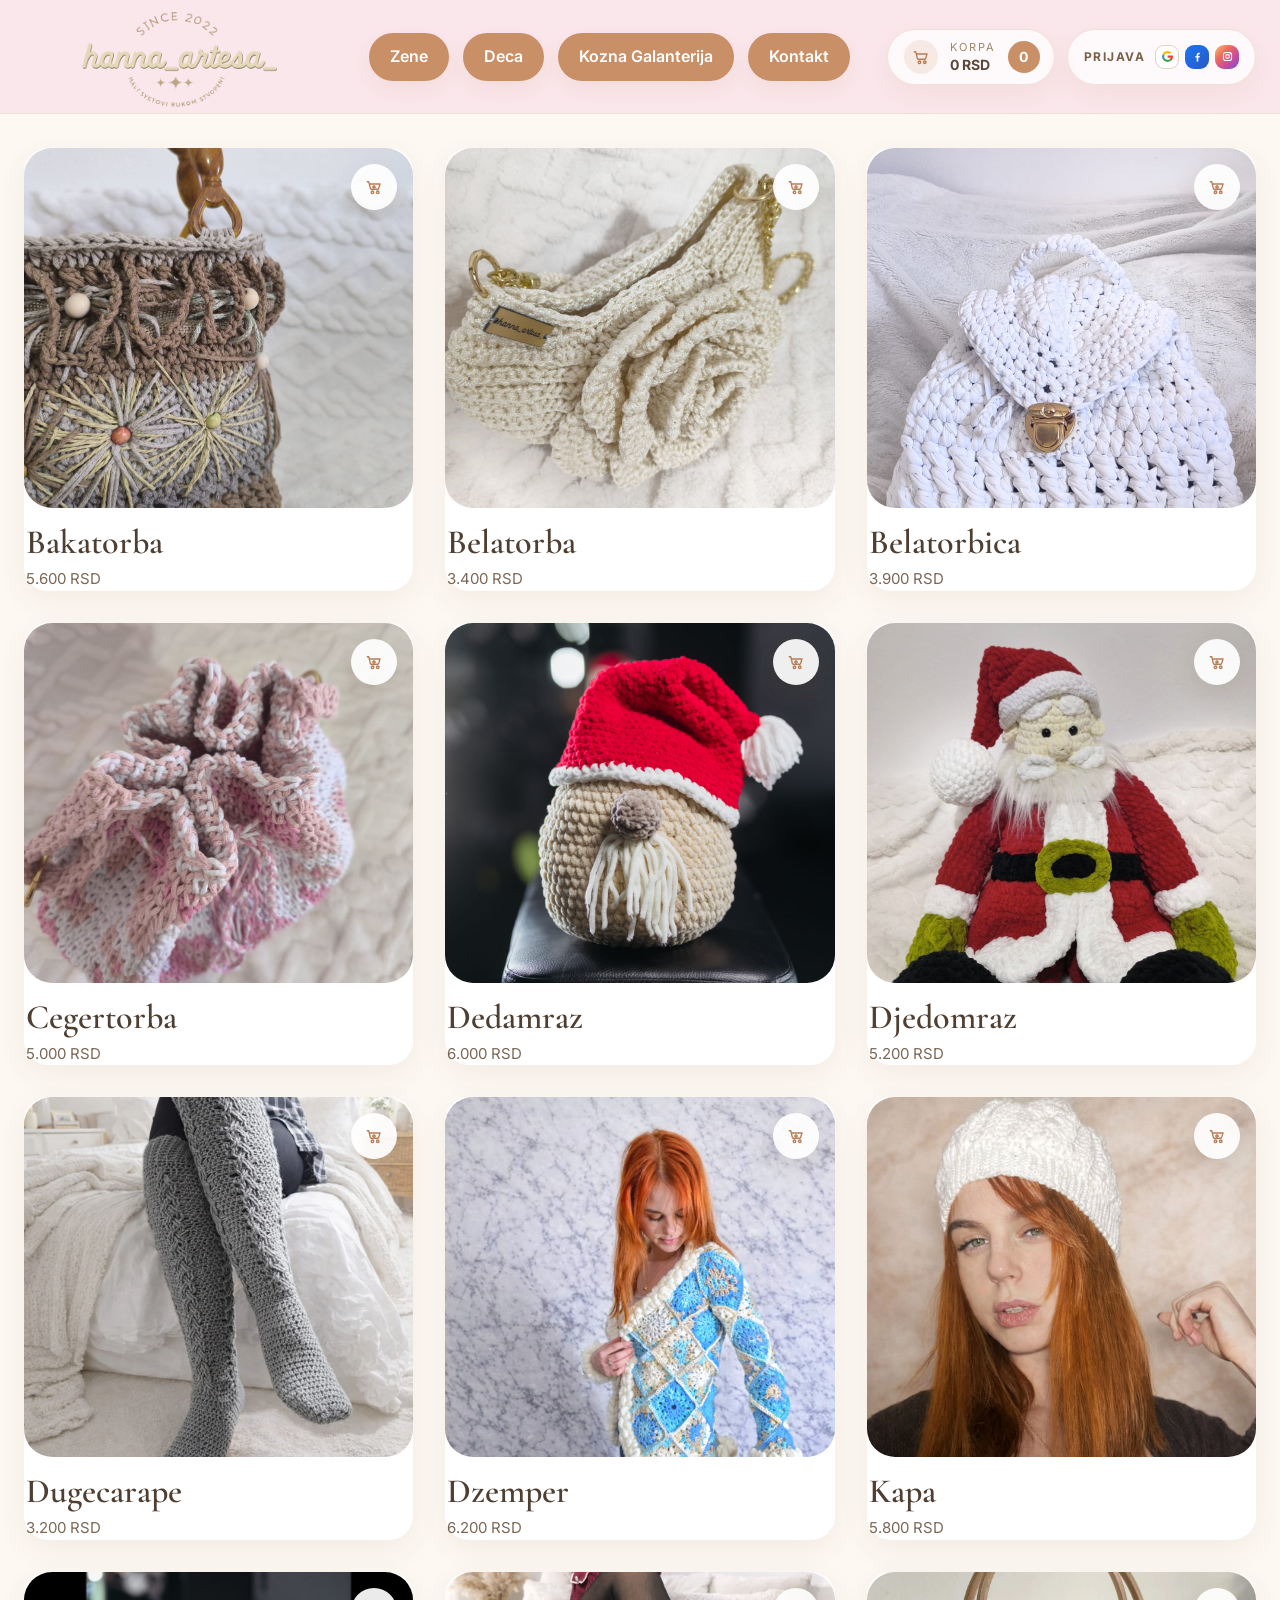
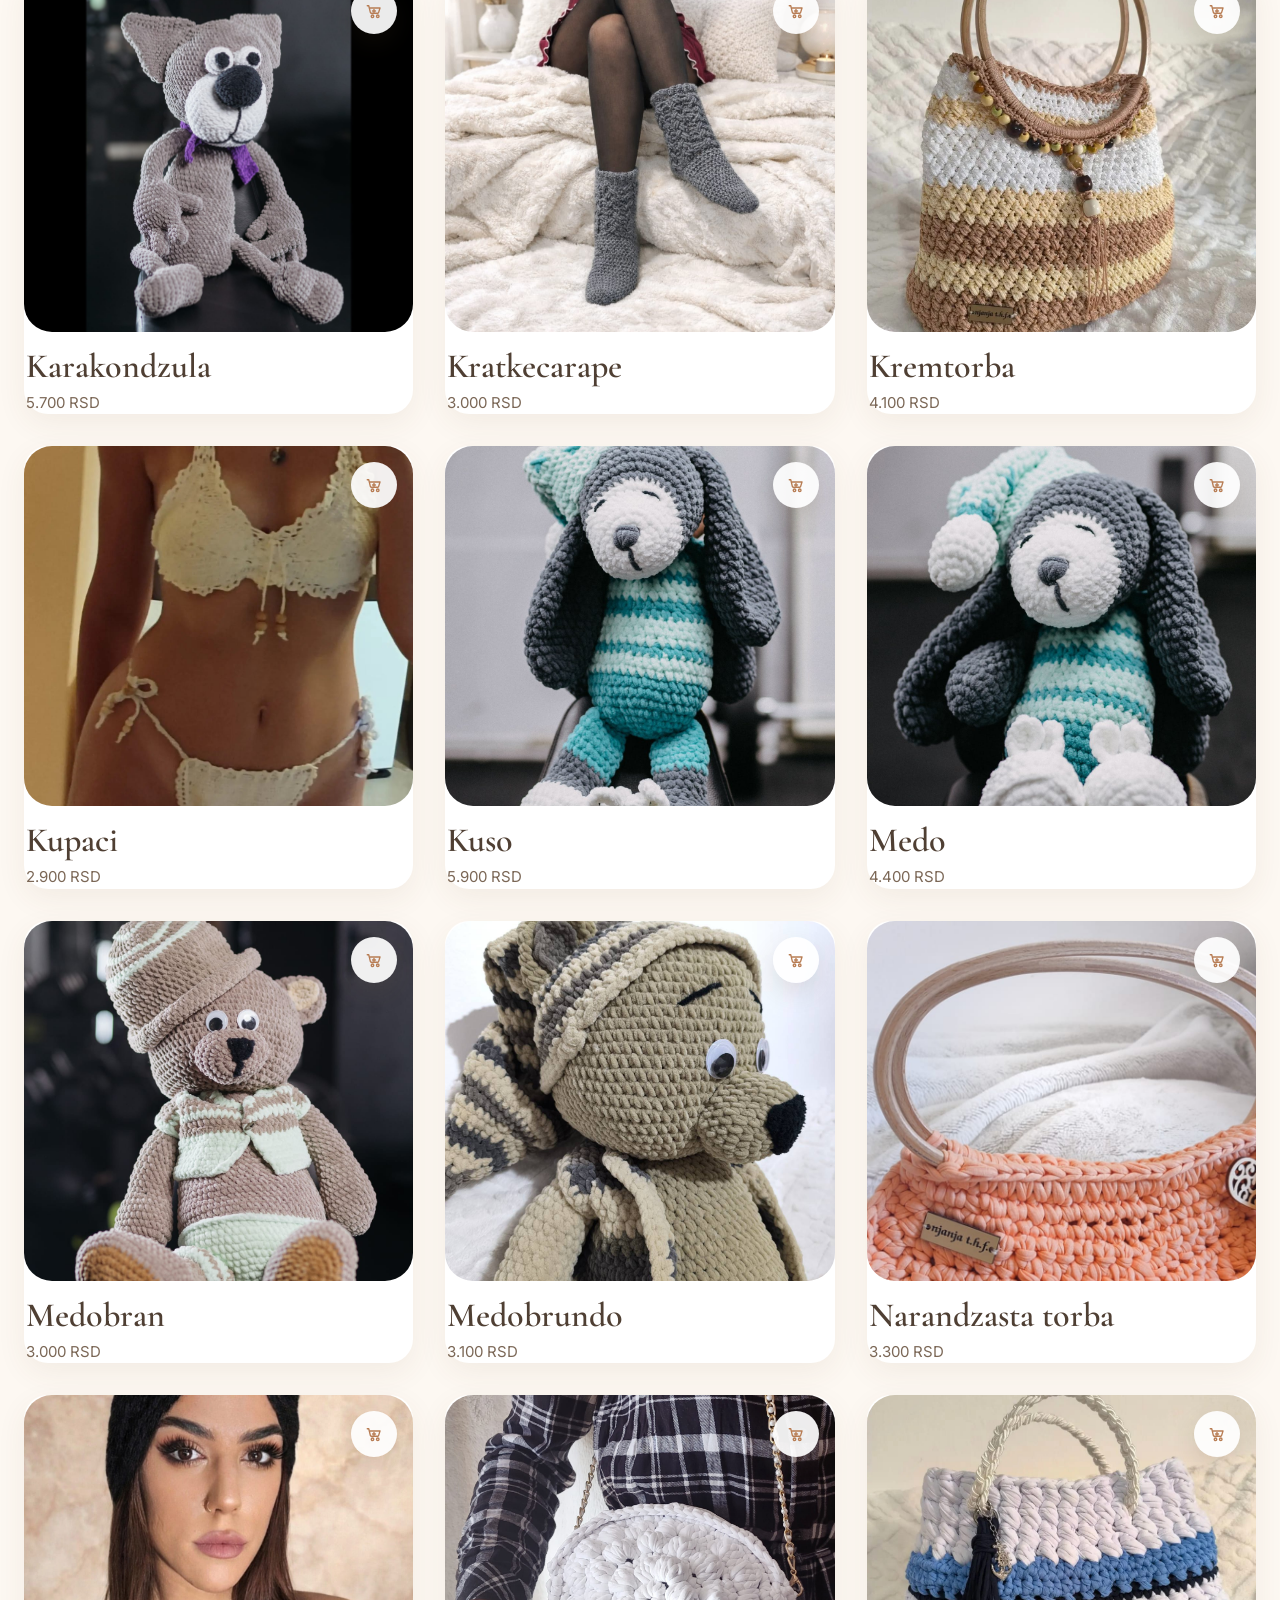
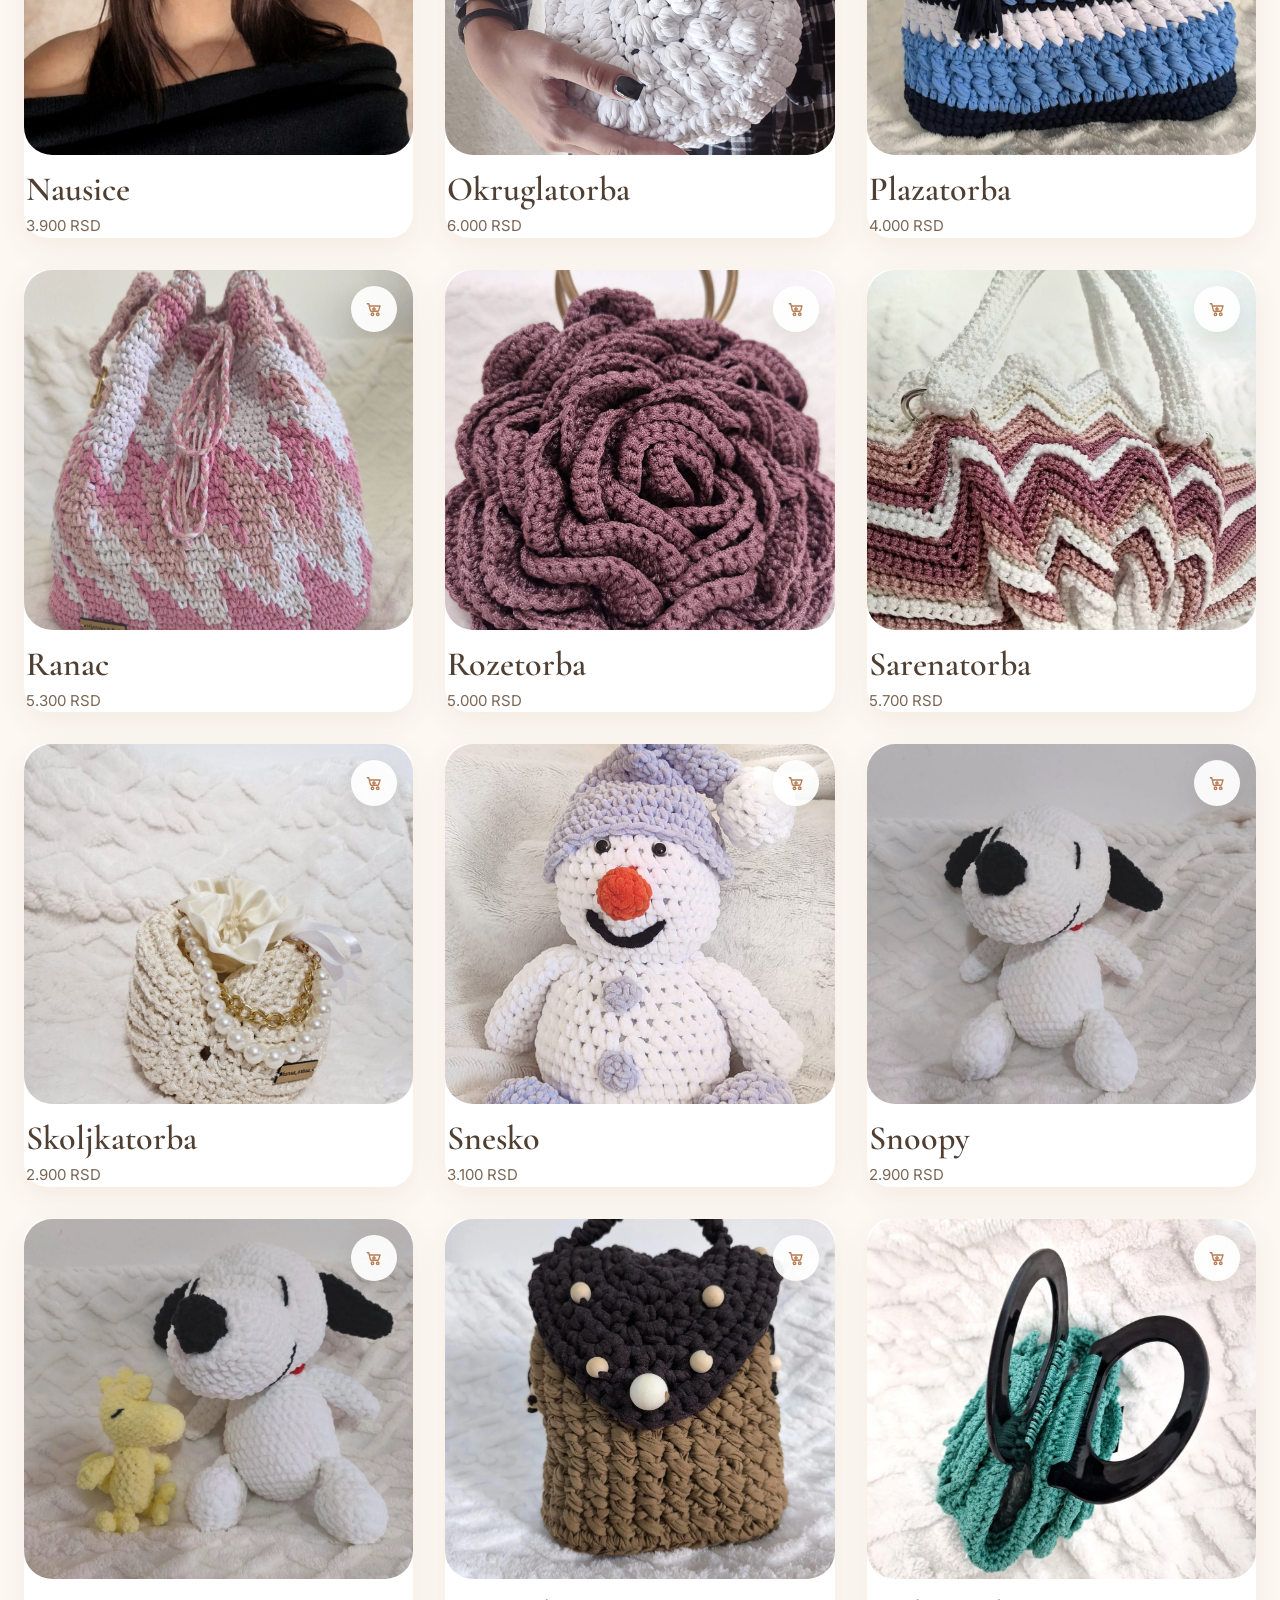
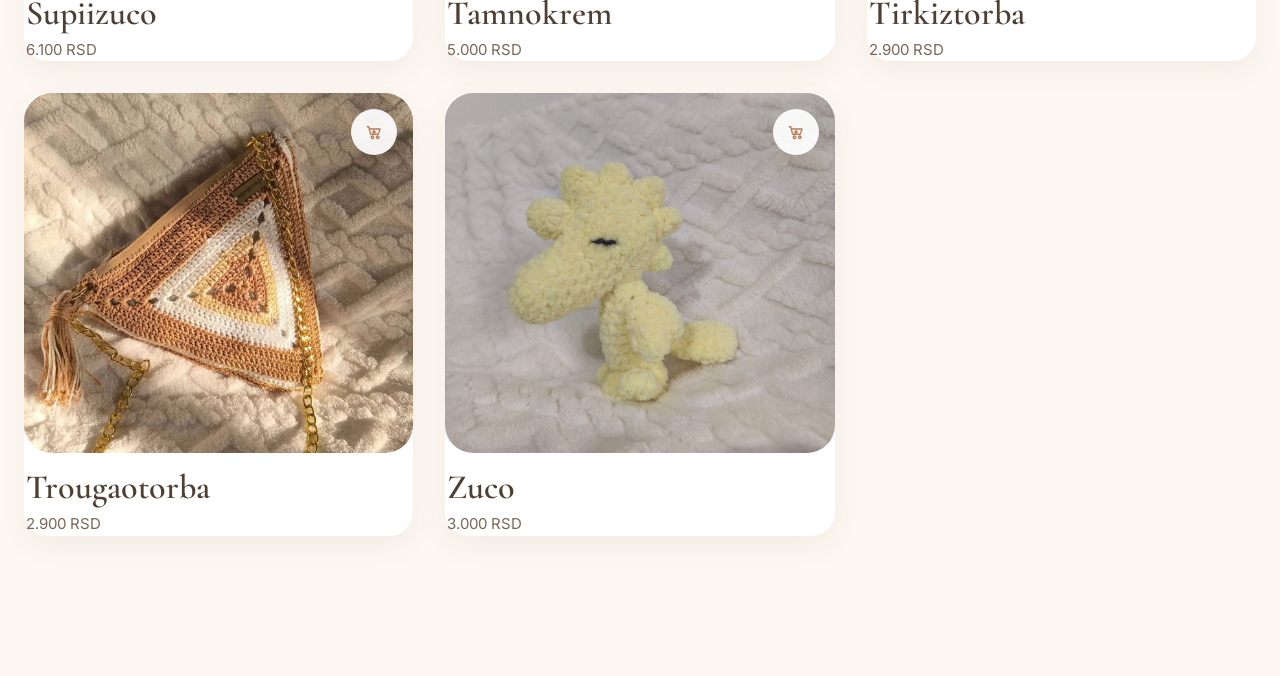
<file: shop.html>
<!DOCTYPE html>
<html lang="sr">
<head>
  <meta charset="UTF-8">
  <meta name="viewport" content="width=device-width, initial-scale=1.0">
  <title>Hanna Artesa | Prodavnica</title>
  <link rel="icon" type="image/png" href="logo.png">
  <link rel="apple-touch-icon" href="logo.png">
  <link rel="preconnect" href="https://fonts.googleapis.com">
  <link rel="preconnect" href="https://fonts.gstatic.com" crossorigin>
  <link
    href="https://fonts.googleapis.com/css2?family=Cormorant+Garamond:wght@400;500;600;700&family=Inter:wght@400;500;600&display=swap"
    rel="stylesheet"
  >
  <link rel="stylesheet" href="styles.css">
  <script src="site-data.js" defer></script>
  <script src="script.js" defer></script>
</head>
<body class="shop-page">
  <header class="site-header">
    <div class="container header-inner">
      <a class="brand-home" href="index.html" aria-label="Hanna Artesa">
        <img class="brand-logo" src="logo.png" alt="Hanna Artesa logo">
      </a>

      <nav class="nav" id="navMenu" aria-label="Glavna navigacija">
        <div class="nav-dropdown">
          <button class="nav-dropdown-trigger" type="button">Zene</button>
          <div class="nav-dropdown-menu">
            <a href="shop.html?filter=torbe">Torbe</a>
            <a href="shop.html?filter=kape">Kape</a>
            <a href="shop.html?filter=carape">Carape</a>
          </div>
        </div>
        <div class="nav-dropdown">
          <button class="nav-dropdown-trigger" type="button">Deca</button>
          <div class="nav-dropdown-menu">
            <a href="shop.html?filter=igracke">Igracke</a>
          </div>
        </div>
        <a href="https://legacystore.rs/" target="_blank" rel="noopener noreferrer">Kozna Galanterija</a>
        <a href="kontakt.html">Kontakt</a>
      </nav>

      <div class="header-actions">
        <button class="cart-button header-btn" id="cartToggle" type="button" aria-label="Otvori korpu">
          <span class="cart-icon" aria-hidden="true">
            <svg viewBox="0 0 24 24" role="presentation" focusable="false">
              <path d="M3 5h2l2.2 9.2a1 1 0 0 0 1 .8h8.9a1 1 0 0 0 1-.8L20 8H7.1" />
              <circle cx="10" cy="19" r="1.7" />
              <circle cx="17" cy="19" r="1.7" />
            </svg>
          </span>
          <span class="cart-copy">
            <span class="cart-label">Korpa</span>
            <span class="cart-total" data-cart-total>0 RSD</span>
          </span>
          <span class="cart-count" data-cart-count>0</span>
        </button>
        <button class="menu-toggle" id="menuToggle" aria-label="Otvori meni" type="button">&#9776;</button>
      </div>
    </div>
  </header>

  <div class="cart-drawer" id="cartDrawer" hidden>
    <button class="cart-backdrop" data-cart-close type="button" aria-label="Zatvori korpu"></button>
    <aside class="cart-panel" role="dialog" aria-modal="true" aria-labelledby="cartTitle">
      <div class="cart-panel-head">
        <h2 class="cart-title" id="cartTitle">Korpa</h2>
        <button class="cart-close" data-cart-close type="button" aria-label="Zatvori korpu">&times;</button>
      </div>
      <div class="cart-items" id="cartItems"></div>
      <p class="cart-empty" id="cartEmpty">Korpa je trenutno prazna.</p>
      <div class="cart-footer">
        <div class="cart-total-row">
          <span>Ukupno</span>
          <strong id="cartTotalValue">0 RSD</strong>
        </div>
        <a class="btn btn-primary cart-checkout-link" href="placanje.html">Placanje</a>
      </div>
    </aside>
  </div>

  <main class="shop-main">
    <section class="section shop-section">
      <div class="container">
        <div class="products-grid" id="productsGrid" aria-label="Proizvodi"></div>
      </div>
    </section>
  </main>
</body>
</html>
</file>
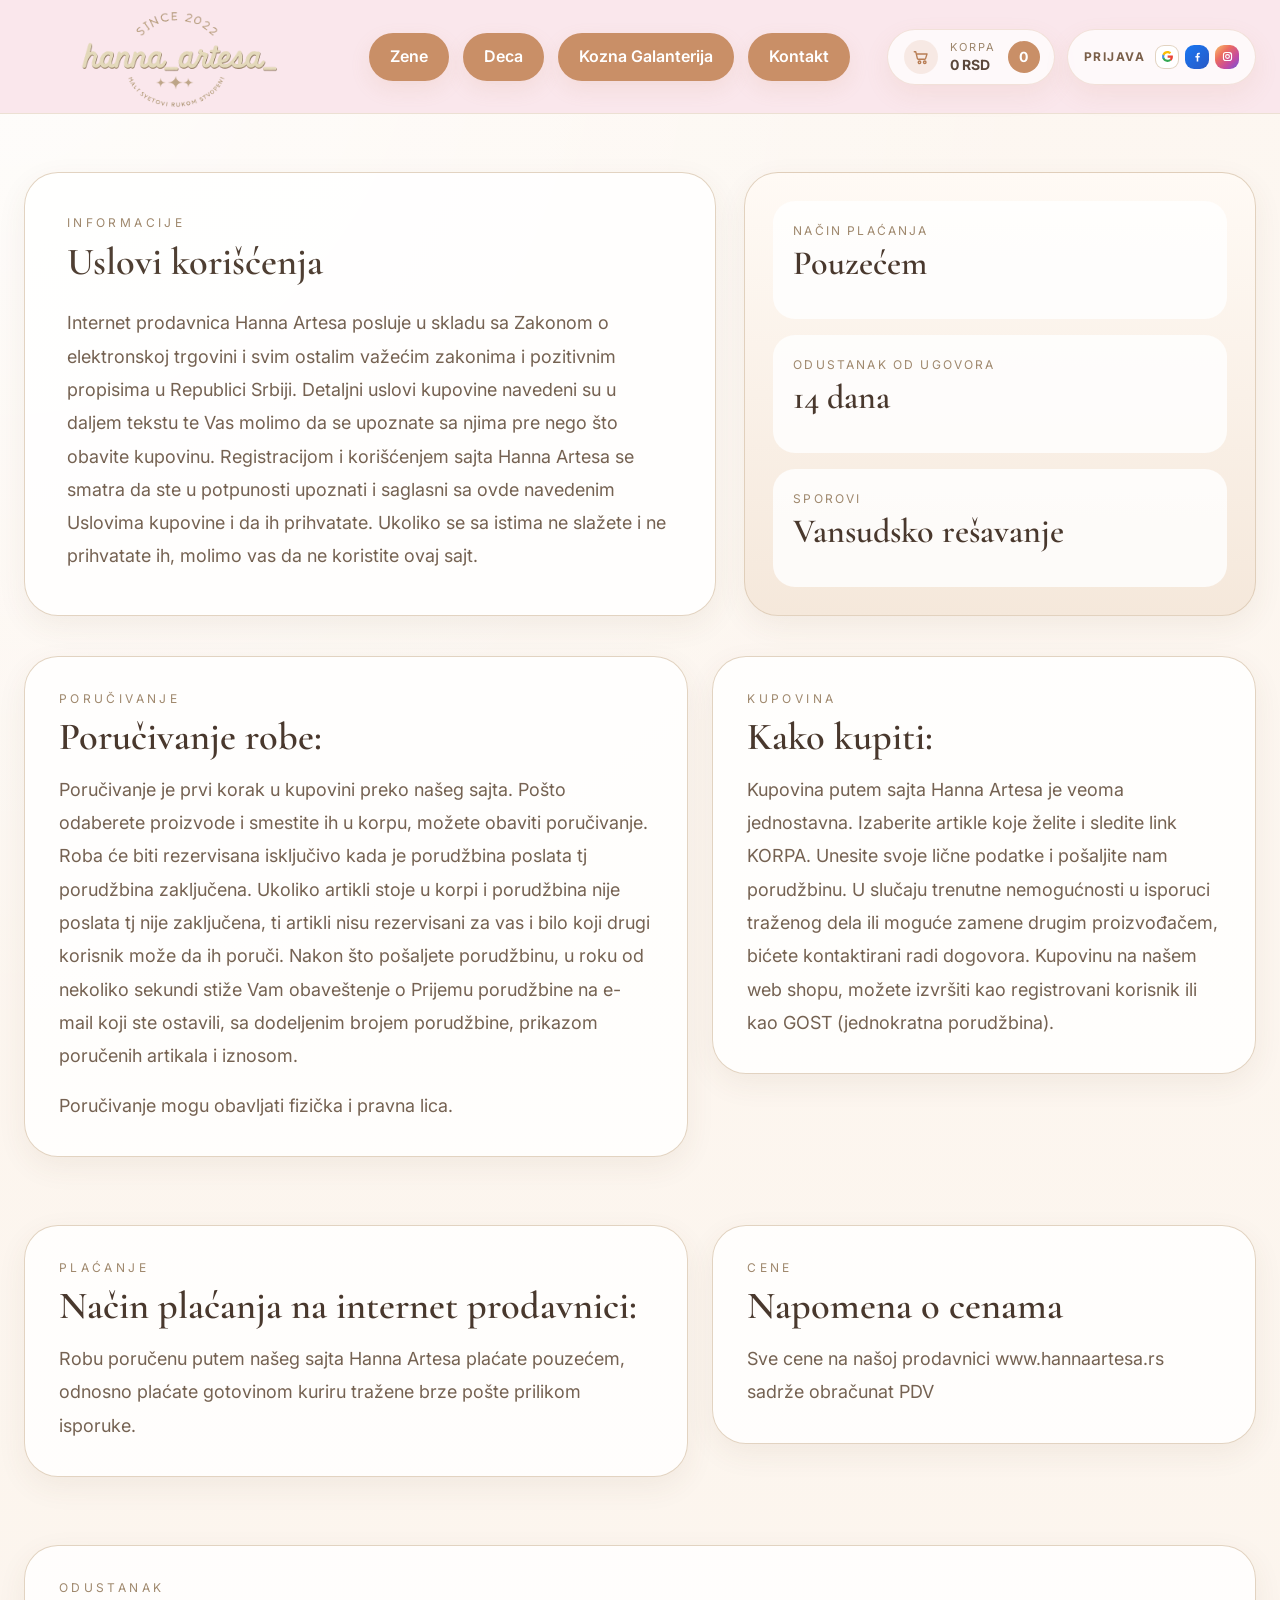
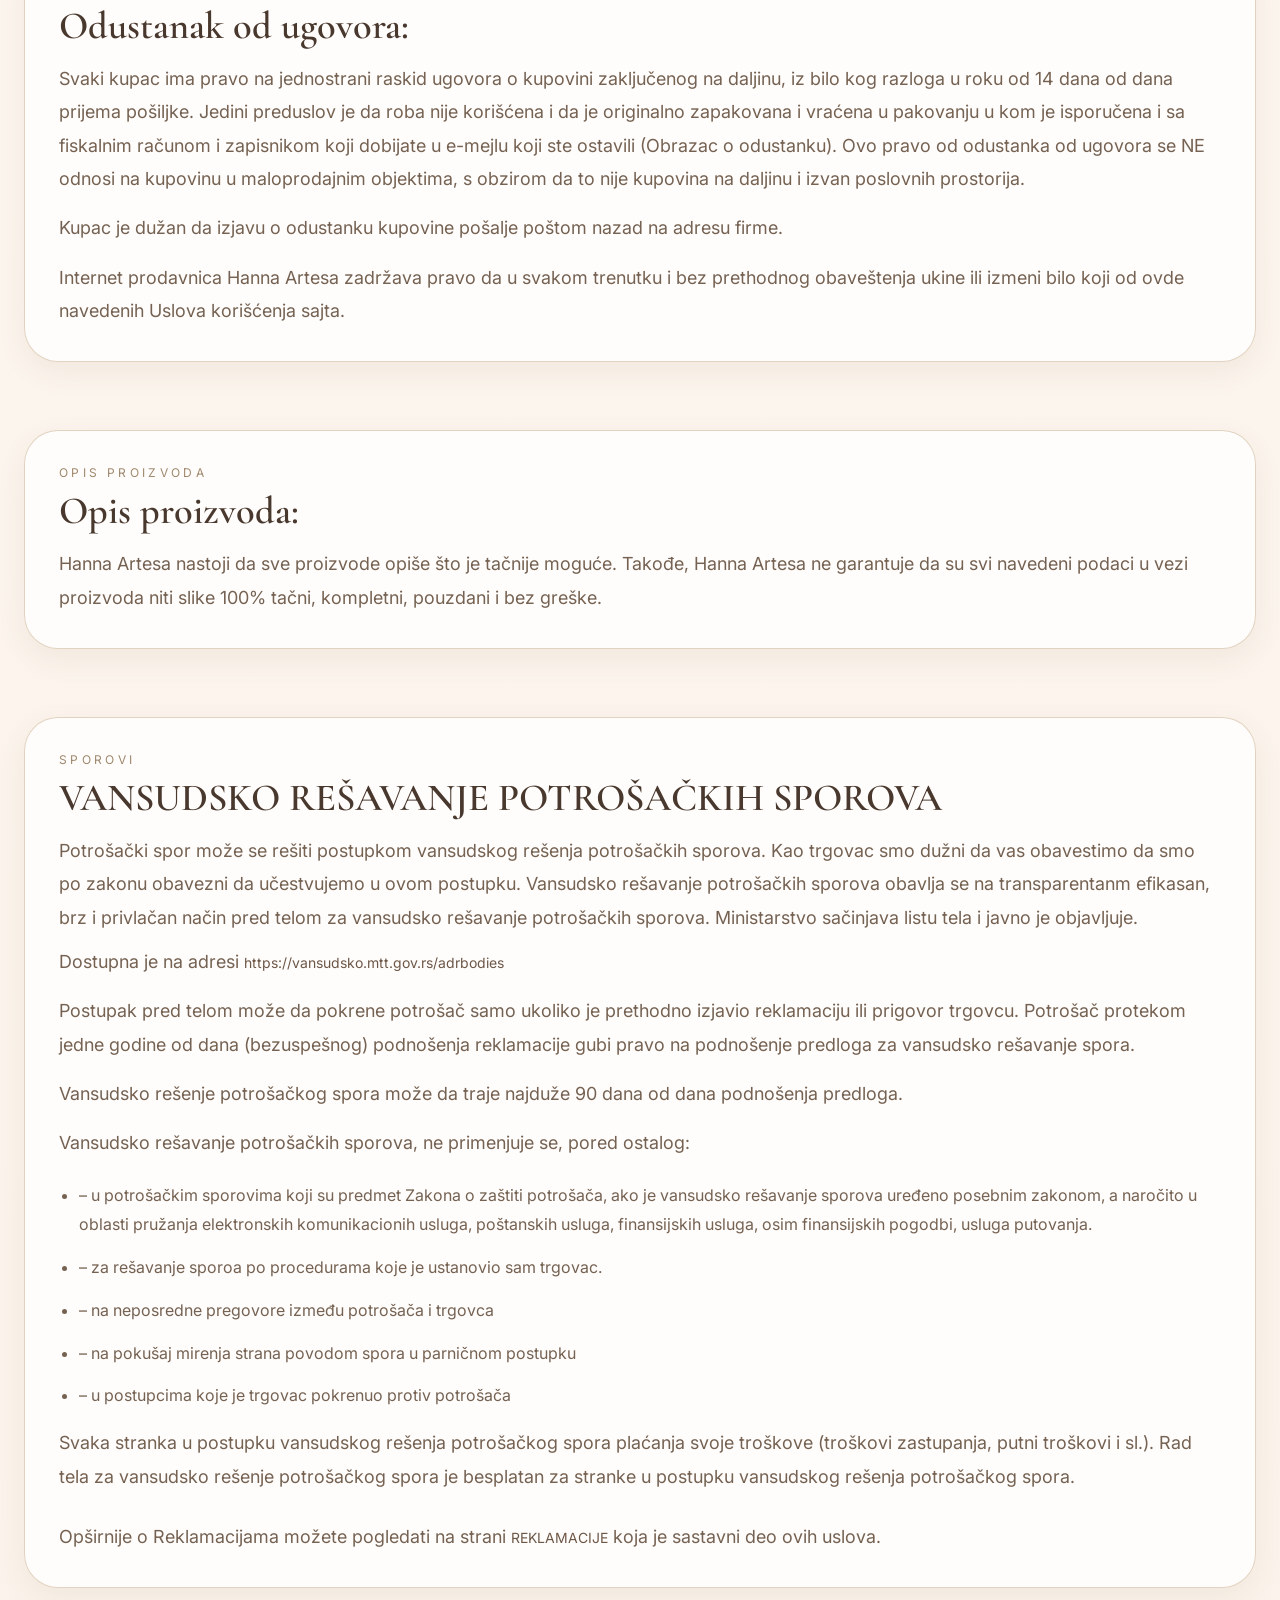
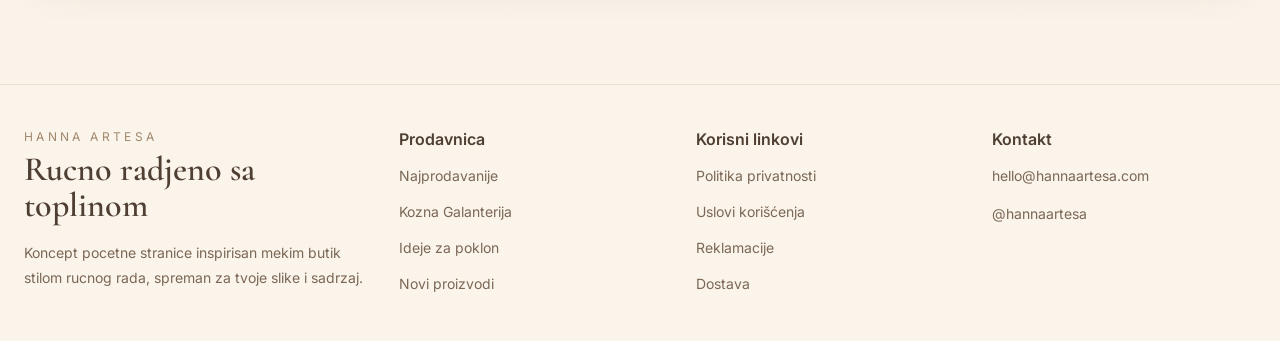
<file: uslovi-koriscenja.html>
<!DOCTYPE html>
<html lang="sr">
<head>
  <meta charset="UTF-8">
  <meta name="viewport" content="width=device-width, initial-scale=1.0">
  <title>Hanna Artesa | Uslovi korišćenja</title>
  <link rel="icon" type="image/png" href="logo.png">
  <link rel="apple-touch-icon" href="logo.png">
  <link rel="preconnect" href="https://fonts.googleapis.com">
  <link rel="preconnect" href="https://fonts.gstatic.com" crossorigin>
  <link
    href="https://fonts.googleapis.com/css2?family=Cormorant+Garamond:wght@400;500;600;700&family=Inter:wght@400;500;600&display=swap"
    rel="stylesheet"
  >
  <link rel="stylesheet" href="styles.css">
  <script src="site-data.js" defer></script>
  <script src="script.js" defer></script>
</head>
<body class="info-page terms-page">
  <header class="site-header">
    <div class="container header-inner">
      <a class="brand-home" href="index.html" aria-label="Hanna Artesa">
        <img class="brand-logo" src="logo.png" alt="Hanna Artesa logo">
      </a>

      <nav class="nav" id="navMenu" aria-label="Glavna navigacija">
        <div class="nav-dropdown">
          <button class="nav-dropdown-trigger" type="button">Zene</button>
          <div class="nav-dropdown-menu">
            <a href="shop.html?filter=torbe">Torbe</a>
            <a href="shop.html?filter=kape">Kape</a>
            <a href="shop.html?filter=carape">Carape</a>
          </div>
        </div>
        <div class="nav-dropdown">
          <button class="nav-dropdown-trigger" type="button">Deca</button>
          <div class="nav-dropdown-menu">
            <a href="shop.html?filter=igracke">Igracke</a>
          </div>
        </div>
        <a href="https://legacystore.rs/" target="_blank" rel="noopener noreferrer">Kozna Galanterija</a>
        <a href="kontakt.html">Kontakt</a>
      </nav>

      <div class="header-actions">
        <button class="cart-button header-btn" id="cartToggle" type="button" aria-label="Otvori korpu">
          <span class="cart-icon" aria-hidden="true">
            <svg viewBox="0 0 24 24" role="presentation" focusable="false">
              <path d="M3 5h2l2.2 9.2a1 1 0 0 0 1 .8h8.9a1 1 0 0 0 1-.8L20 8H7.1" />
              <circle cx="10" cy="19" r="1.7" />
              <circle cx="17" cy="19" r="1.7" />
            </svg>
          </span>
          <span class="cart-copy">
            <span class="cart-label">Korpa</span>
            <span class="cart-total" data-cart-total>0 RSD</span>
          </span>
          <span class="cart-count" data-cart-count>0</span>
        </button>
        <button class="menu-toggle" id="menuToggle" aria-label="Otvori meni" type="button">&#9776;</button>
      </div>
    </div>
  </header>

  <div class="cart-drawer" id="cartDrawer" hidden>
    <button class="cart-backdrop" data-cart-close type="button" aria-label="Zatvori korpu"></button>
    <aside class="cart-panel" role="dialog" aria-modal="true" aria-labelledby="cartTitle">
      <div class="cart-panel-head">
        <h2 class="cart-title" id="cartTitle">Korpa</h2>
        <button class="cart-close" data-cart-close type="button" aria-label="Zatvori korpu">&times;</button>
      </div>
      <div class="cart-items" id="cartItems"></div>
      <p class="cart-empty" id="cartEmpty">Korpa je trenutno prazna.</p>
      <div class="cart-footer">
        <div class="cart-total-row">
          <span>Ukupno</span>
          <strong id="cartTotalValue">0 RSD</strong>
        </div>
        <a class="btn btn-primary cart-checkout-link" href="placanje.html">Placanje</a>
      </div>
    </aside>
  </div>

  <main class="info-main">
    <section class="delivery-hero">
      <div class="container delivery-hero-grid">
        <div class="delivery-hero-copy">
          <p class="eyebrow">Informacije</p>
          <h1 class="section-title">Uslovi korišćenja</h1>
          <p class="story-text">
            Internet prodavnica Hanna Artesa posluje u skladu sa Zakonom o elektronskoj trgovini i svim ostalim važećim zakonima i pozitivnim propisima u Republici Srbiji. Detaljni uslovi kupovine navedeni su u daljem tekstu te Vas molimo da se upoznate sa njima pre nego što obavite kupovinu. Registracijom i korišćenjem sajta Hanna Artesa se smatra da ste u potpunosti upoznati i saglasni sa ovde navedenim Uslovima kupovine i da ih prihvatate. Ukoliko se sa istima ne slažete i ne prihvatate ih, molimo vas da ne koristite ovaj sajt.
          </p>
        </div>

        <aside class="delivery-summary-card" aria-label="Kratak pregled uslova korišćenja">
          <div class="delivery-summary-item">
            <span class="delivery-summary-label">Način plaćanja</span>
            <strong>Pouzećem</strong>
          </div>
          <div class="delivery-summary-item">
            <span class="delivery-summary-label">Odustanak od ugovora</span>
            <strong>14 dana</strong>
          </div>
          <div class="delivery-summary-item">
            <span class="delivery-summary-label">Sporovi</span>
            <strong>Vansudsko rešavanje</strong>
          </div>
        </aside>
      </div>
    </section>

    <section class="section delivery-content">
      <div class="container delivery-layout">
        <article class="delivery-card">
          <p class="eyebrow">Poručivanje</p>
          <h2 class="delivery-title">Poručivanje robe:</h2>
          <p class="story-text">
            Poručivanje je prvi korak u kupovini preko našeg sajta. Pošto odaberete proizvode i smestite ih u korpu, možete obaviti poručivanje. Roba će biti rezervisana isključivo kada je porudžbina poslata tj porudžbina zaključena. Ukoliko artikli stoje u korpi i porudžbina nije poslata tj nije zaključena, ti artikli nisu rezervisani za vas i bilo koji drugi korisnik može da ih poruči. Nakon što pošaljete porudžbinu, u roku od nekoliko sekundi stiže Vam obaveštenje o Prijemu porudžbine na e-mail koji ste ostavili, sa dodeljenim brojem porudžbine, prikazom poručenih artikala i iznosom.
          </p>
          <p class="story-text">
            Poručivanje mogu obavljati fizička i pravna lica.
          </p>
        </article>

        <article class="delivery-card">
          <p class="eyebrow">Kupovina</p>
          <h2 class="delivery-title">Kako kupiti:</h2>
          <p class="story-text">
            Kupovina putem sajta Hanna Artesa je veoma jednostavna. Izaberite artikle koje želite i sledite link KORPA. Unesite svoje lične podatke i pošaljite nam porudžbinu. U slučaju trenutne nemogućnosti u isporuci traženog dela ili moguće zamene drugim proizvođačem, bićete kontaktirani radi dogovora. Kupovinu na našem web shopu, možete izvršiti kao registrovani korisnik ili kao GOST (jednokratna porudžbina).
          </p>
        </article>
      </div>
    </section>

    <section class="section delivery-content delivery-content-secondary">
      <div class="container delivery-layout">
        <article class="delivery-card">
          <p class="eyebrow">Plaćanje</p>
          <h2 class="delivery-title">Način plaćanja na internet prodavnici:</h2>
          <p class="story-text">
            Robu poručenu putem našeg sajta Hanna Artesa plaćate pouzećem, odnosno plaćate gotovinom kuriru tražene brze pošte prilikom isporuke.
          </p>
        </article>

        <article class="delivery-card">
          <p class="eyebrow">Cene</p>
          <h2 class="delivery-title">Napomena o cenama</h2>
          <p class="story-text">
            Sve cene na našoj prodavnici www.hannaartesa.rs sadrže obračunat PDV
          </p>
        </article>
      </div>
    </section>

    <section class="section delivery-content delivery-content-secondary">
      <div class="container">
        <article class="delivery-card delivery-card-wide">
          <p class="eyebrow">Odustanak</p>
          <h2 class="delivery-title">Odustanak od ugovora:</h2>
          <p class="story-text">
            Svaki kupac ima pravo na jednostrani raskid ugovora o kupovini zaključenog na daljinu, iz bilo kog razloga u roku od 14 dana od dana prijema pošiljke. Jedini preduslov je da roba nije korišćena i da je originalno zapakovana i vraćena u pakovanju u kom je isporučena i sa fiskalnim računom i zapisnikom koji dobijate u e-mejlu koji ste ostavili (Obrazac o odustanku). Ovo pravo od odustanka od ugovora se NE odnosi na kupovinu u maloprodajnim objektima, s obzirom da to nije kupovina na daljinu i izvan poslovnih prostorija.
          </p>
          <p class="story-text">
            Kupac je dužan da izjavu o odustanku kupovine pošalje poštom nazad na adresu firme.
          </p>
          <p class="story-text">
            Internet prodavnica Hanna Artesa zadržava pravo da u svakom trenutku i bez prethodnog obaveštenja ukine ili izmeni bilo koji od ovde navedenih Uslova korišćenja sajta.
          </p>
        </article>
      </div>
    </section>

    <section class="section delivery-content delivery-content-secondary">
      <div class="container">
        <article class="delivery-card delivery-card-wide">
          <p class="eyebrow">Opis proizvoda</p>
          <h2 class="delivery-title">Opis proizvoda:</h2>
          <p class="story-text">
            Hanna Artesa nastoji da sve proizvode opiše što je tačnije moguće. Takođe, Hanna Artesa ne garantuje da su svi navedeni podaci u vezi proizvoda niti slike 100% tačni, kompletni, pouzdani i bez greške.
          </p>
        </article>
      </div>
    </section>

    <section class="section delivery-content delivery-content-secondary">
      <div class="container">
        <article class="delivery-card delivery-card-wide">
          <p class="eyebrow">Sporovi</p>
          <h2 class="delivery-title">VANSUDSKO REŠAVANJE POTROŠAČKIH SPOROVA</h2>
          <p class="story-text">
            Potrošački spor može se rešiti postupkom vansudskog rešenja potrošačkih sporova. Kao trgovac smo dužni da vas obavestimo da smo po zakonu obavezni da učestvujemo u ovom postupku. Vansudsko rešavanje potrošačkih sporova obavlja se na transparentanm efikasan, brz i privlačan način pred telom za vansudsko rešavanje potrošačkih sporova. Ministarstvo sačinjava listu tela i javno je objavljuje. Dostupna je na adresi <a class="text-link" href="https://vansudsko.mtt.gov.rs/adrbodies" target="_blank" rel="noopener noreferrer">https://vansudsko.mtt.gov.rs/adrbodies</a>
          </p>
          <p class="story-text">
            Postupak pred telom može da pokrene potrošač samo ukoliko je prethodno izjavio reklamaciju ili prigovor trgovcu. Potrošač protekom jedne godine od dana (bezuspešnog) podnošenja reklamacije gubi pravo na podnošenje predloga za vansudsko rešavanje spora.
          </p>
          <p class="story-text">
            Vansudsko rešenje potrošačkog spora može da traje najduže 90 dana od dana podnošenja predloga.
          </p>
          <p class="story-text">
            Vansudsko rešavanje potrošačkih sporova, ne primenjuje se, pored ostalog:
          </p>
          <ul class="delivery-steps">
            <li>– u potrošačkim sporovima koji su predmet Zakona o zaštiti potrošača, ako je vansudsko rešavanje sporova uređeno posebnim zakonom, a naročito u oblasti pružanja elektronskih komunikacionih usluga, poštanskih usluga, finansijskih usluga, osim finansijskih pogodbi, usluga putovanja.</li>
            <li>– za rešavanje sporoa po procedurama koje je ustanovio sam trgovac.</li>
            <li>– na neposredne pregovore između potrošača i trgovca</li>
            <li>– na pokušaj mirenja strana povodom spora u parničnom postupku</li>
            <li>– u postupcima koje je trgovac pokrenuo protiv potrošača</li>
          </ul>
          <p class="story-text">
            Svaka stranka u postupku vansudskog rešenja potrošačkog spora plaćanja svoje troškove (troškovi zastupanja, putni troškovi i sl.). Rad tela za vansudsko rešenje potrošačkog spora je besplatan za stranke u postupku vansudskog rešenja potrošačkog spora.
          </p>
          <p class="story-text">
            Opširnije o Reklamacijama možete pogledati na strani <a class="text-link" href="reklamacije.html">REKLAMACIJE</a> koja je sastavni deo ovih uslova.
          </p>
        </article>
      </div>
    </section>
  </main>

  <footer class="site-footer" id="contact">
    <div class="container footer-grid">
      <div>
        <p class="eyebrow footer-kicker">Hanna Artesa</p>
        <h2 class="footer-title">Rucno radjeno sa toplinom</h2>
        <p class="footer-copy">
          Koncept pocetne stranice inspirisan mekim butik stilom rucnog rada, spreman za tvoje slike i sadrzaj.
        </p>
      </div>

      <div>
        <p class="footer-head">Prodavnica</p>
        <div class="footer-links">
          <a href="shop.html">Najprodavanije</a>
          <a href="https://legacystore.rs/" target="_blank" rel="noopener noreferrer">Kozna Galanterija</a>
          <a href="#">Ideje za poklon</a>
          <a href="#">Novi proizvodi</a>
        </div>
      </div>

      <div>
        <p class="footer-head">Korisni linkovi</p>
        <div class="footer-links">
          <a href="politika-privatnosti.html">Politika privatnosti</a>
          <a href="uslovi-koriscenja.html" aria-current="page">Uslovi korišćenja</a>
          <a href="reklamacije.html">Reklamacije</a>
          <a href="dostava.html">Dostava</a>
        </div>
      </div>

      <div>
        <p class="footer-head">Kontakt</p>
        <div class="contact-list">
          <p class="contact-item">hello@hannaartesa.com</p>
          <p class="contact-item">@hannaartesa</p>
        </div>
      </div>
    </div>
  </footer>
</body>
</html>
</file>
<file: styles.css>
:root {
  --bg: #fdf8f2;
  --bg-soft: #fbf4ea;
  --card: #ffffff;
  --card-soft: #f7efe4;
  --card-accent: #f3e4d2;
  --text: #4f3f33;
  --muted: #756252;
  --muted-2: #9f886d;
  --line: #e9dece;
  --line-strong: #dbc9b2;
  --accent: #c98f67;
  --accent-dark: #b87d54;
  --shadow: 0 10px 30px rgba(93, 70, 41, 0.07);
  --radius-xl: 34px;
  --radius-lg: 28px;
  --radius-md: 24px;
  --radius-pill: 999px;
  --container: 1240px;
}

* {
  box-sizing: border-box;
}

html {
  scroll-behavior: smooth;
}

body {
  margin: 0;
  font-family: "Inter", sans-serif;
  background: var(--bg);
  color: var(--text);
}

img {
  max-width: 100%;
  display: block;
}

a {
  color: inherit;
  text-decoration: none;
}

button,
input {
  font: inherit;
}

.container {
  width: min(var(--container), calc(100% - 48px));
  margin: 0 auto;
}

.eyebrow {
  margin: 0 0 12px;
  font-size: 12px;
  text-transform: uppercase;
  letter-spacing: 0.28em;
  color: var(--muted-2);
}

.site-header {
  position: sticky;
  top: 0;
  z-index: 20;
  border-bottom: 1px solid rgba(233, 222, 206, 0.85);
  background: rgba(250, 230, 236, 0.96);
  backdrop-filter: blur(12px);
}

.header-inner {
  display: flex;
  align-items: center;
  justify-content: space-between;
  gap: 10px;
  padding: 0px 0;
}

.brand-home {
  display: inline-flex;
  align-items: center;
  justify-content: center;
  margin-top: -32px;
  margin-bottom: -60px;
}

.brand-logo {
  display: block;
  width: auto;
  height: 205px;
  max-width: min(560px, 76vw);
  object-fit: contain;
}

.nav {
  display: flex;
  align-items: center;
  gap: 14px;
  font-size: 16px;
  font-weight: 600;
}

.nav a,
.nav-dropdown-trigger {
  display: inline-flex;
  align-items: center;
  justify-content: center;
  min-height: 48px;
  padding: 0 20px;
  border: 1px solid transparent;
  border-radius: var(--radius-pill);
  background: var(--accent);
  color: #fff;
  text-align: center;
  line-height: 1.2;
  box-shadow: 0 8px 20px rgba(201, 143, 103, 0.14);
  transition: transform 0.2s ease, background 0.2s ease, color 0.2s ease, box-shadow 0.2s ease;
}

.nav-dropdown-trigger {
  cursor: pointer;
}

.footer-links a:hover,
.text-link:hover {
  color: #8b6f53;
}

.nav a:hover,
.nav a:focus-visible,
.nav-dropdown:hover .nav-dropdown-trigger,
.nav-dropdown:focus-within .nav-dropdown-trigger {
  color: #fff;
  transform: translateY(-1px);
  background: var(--accent-dark);
  box-shadow: 0 12px 24px rgba(201, 143, 103, 0.2);
}

.nav-dropdown {
  position: relative;
}

.nav-dropdown::after {
  content: "";
  position: absolute;
  top: 100%;
  left: 0;
  right: 0;
  height: 14px;
}

.nav-dropdown-menu {
  position: absolute;
  top: calc(100% + 10px);
  left: 0;
  min-width: 180px;
  display: none;
  padding: 10px;
  border: 1px solid rgba(201, 143, 103, 0.18);
  border-radius: 22px;
  background: rgba(255, 253, 251, 0.98);
  box-shadow: 0 18px 36px rgba(75, 46, 33, 0.12);
  z-index: 25;
}

.nav-dropdown:hover .nav-dropdown-menu,
.nav-dropdown:focus-within .nav-dropdown-menu {
  display: grid;
  gap: 8px;
}

.nav-dropdown-menu a {
  min-height: 42px;
  justify-content: flex-start;
  padding: 0 16px;
  border-radius: 16px;
  background: #fff6ee;
  color: #6a5547;
  box-shadow: none;
}

.nav-dropdown-menu a:hover,
.nav-dropdown-menu a:focus-visible {
  background: var(--accent);
  color: #fff;
  box-shadow: none;
}

.header-actions {
  display: flex;
  align-items: center;
  gap: 12px;
}

.header-auth {
  position: relative;
}

.header-auth-trigger {
  display: inline-flex;
  align-items: center;
  justify-content: center;
  gap: 10px;
  min-height: 56px;
  padding: 10px 16px;
  border: 1px solid rgba(201, 143, 103, 0.22);
  border-radius: var(--radius-pill);
  background: rgba(255, 255, 255, 0.72);
  color: #5b483c;
  box-shadow: 0 10px 24px rgba(201, 143, 103, 0.12);
  cursor: pointer;
  transition: transform 0.2s ease, background 0.2s ease;
}

.header-auth-trigger:hover {
  background: rgba(255, 255, 255, 0.9);
  transform: translateY(-1px);
}

.header-auth-badge {
  font-size: 12px;
  font-weight: 700;
  letter-spacing: 0.12em;
  text-transform: uppercase;
  color: #7a5f49;
}

.header-auth-mini-icons {
  display: inline-flex;
  align-items: center;
  gap: 6px;
}

.header-auth-mini-icons .cart-provider-icon {
  width: 24px;
  height: 24px;
  border-radius: 9px;
}

.header-auth-copy {
  display: grid;
  gap: 2px;
  text-align: left;
}

.header-auth-label {
  font-size: 11px;
  letter-spacing: 0.16em;
  text-transform: uppercase;
  color: #9d866c;
}

.header-auth-copy strong {
  font-size: 14px;
  color: #5b483c;
}

.header-auth-panel {
  position: absolute;
  top: calc(100% + 12px);
  right: 0;
  width: min(360px, calc(100vw - 32px));
  display: grid;
  gap: 14px;
  padding: 18px;
  border: 1px solid rgba(233, 222, 206, 0.95);
  border-radius: 24px;
  background: rgba(255, 253, 251, 0.98);
  box-shadow: 0 18px 36px rgba(79, 63, 51, 0.14);
  backdrop-filter: blur(12px);
  z-index: 35;
}

.header-auth-panel[hidden] {
  display: none;
}

.cart-button {
  display: inline-flex;
  align-items: center;
  gap: 12px;
  min-height: 56px;
  padding: 10px 14px 10px 16px;
  border: 1px solid rgba(201, 143, 103, 0.22);
  border-radius: var(--radius-pill);
  background: rgba(255, 255, 255, 0.72);
  color: #5b483c;
  box-shadow: 0 10px 24px rgba(201, 143, 103, 0.12);
}

.cart-button:hover {
  background: rgba(255, 255, 255, 0.9);
  transform: translateY(-1px);
}

.cart-icon {
  display: inline-flex;
  align-items: center;
  justify-content: center;
  width: 34px;
  height: 34px;
  border-radius: 50%;
  background: rgba(201, 143, 103, 0.14);
  color: var(--accent-dark);
}

.cart-icon svg,
.product-add-btn svg {
  width: 18px;
  height: 18px;
  fill: none;
  stroke: currentColor;
  stroke-linecap: round;
  stroke-linejoin: round;
  stroke-width: 1.8;
}

.cart-copy {
  display: grid;
  gap: 2px;
  text-align: left;
}

.cart-label {
  font-size: 11px;
  text-transform: uppercase;
  letter-spacing: 0.18em;
  color: #9d866c;
}

.cart-total {
  font-size: 14px;
  font-weight: 700;
  color: #5b483c;
}

.cart-count {
  min-width: 32px;
  height: 32px;
  padding: 0 8px;
  display: inline-flex;
  align-items: center;
  justify-content: center;
  border-radius: 999px;
  background: var(--accent);
  color: #fff;
  font-size: 14px;
  font-weight: 700;
}

.btn {
  display: inline-flex;
  align-items: center;
  justify-content: center;
  gap: 10px;
  border: 1px solid transparent;
  border-radius: var(--radius-pill);
  padding: 14px 24px;
  cursor: pointer;
  transition: 0.2s ease;
}

.btn-primary {
  background: var(--accent);
  color: #fff;
}

.btn-primary:hover {
  background: var(--accent-dark);
}

.btn-secondary {
  background: transparent;
  border-color: var(--line-strong);
  color: #5b483c;
}

.btn-secondary:hover,
.small-btn:hover {
  background: var(--card-soft);
}

.hero {
  display: grid;
  grid-template-columns: 1.1fr 0.9fr;
  gap: 40px;
  padding: 60px 0 40px;
  align-items: start;
}

.hero-title,
.message-title,
.section-title,
.story-title,
.newsletter-title,
.footer-title,
.feature-title,
.collection-title,
.product-title {
  margin: 0;
  font-family: "Cormorant Garamond", serif;
  color: var(--text);
}

.hero-title {
  max-width: 680px;
  font-size: clamp(48px, 6vw, 82px);
  line-height: 0.98;
  font-weight: 600;
  color: #49382d;
}

.hero-text,
.story-text,
.newsletter-text {
  max-width: 620px;
  margin: 24px 0 0;
  font-size: 18px;
  line-height: 1.85;
  color: var(--muted);
}

.hero-actions {
  display: flex;
  flex-wrap: wrap;
  gap: 16px;
  margin-top: 32px;
}

.hero-features {
  display: grid;
  grid-template-columns: repeat(3, minmax(0, 1fr));
  gap: 16px;
  max-width: 760px;
  margin-top: 36px;
}

.mini-card,
.product-card,
.collection-card,
.feature-card,
.message-card {
  background: var(--card);
  border-radius: var(--radius-md);
  box-shadow: var(--shadow);
}

.mini-card {
  padding: 20px;
}

.mini-icon {
  width: 40px;
  height: 40px;
  display: inline-flex;
  align-items: center;
  justify-content: center;
  border-radius: 50%;
  background: var(--card-soft);
  margin-bottom: 14px;
  font-size: 18px;
}

.mini-card p,
.message-card p,
.feature-card p,
.collection-card p,
.product-card .price,
.footer-copy,
.footer-links a,
.contact-item {
  margin: 0;
  font-size: 14px;
  line-height: 1.85;
  color: #7b6756;
}

.placeholder {
  position: relative;
  overflow: hidden;
  width: 100%;
  min-height: 260px;
  border-radius: var(--radius-lg);
  border: 1px solid var(--line);
  background: #f8f1e6;
  display: flex;
  align-items: center;
  justify-content: center;
  text-align: center;
  padding: 24px;
}

.placeholder::before {
  content: "";
  position: absolute;
  inset: 0;
  background: radial-gradient(circle at top, rgba(255, 255, 255, 0.85), transparent 52%);
}

.placeholder-inner {
  position: relative;
  z-index: 1;
}

.placeholder-badge {
  width: 64px;
  height: 64px;
  margin: 0 auto 16px;
  border-radius: 50%;
  border: 1px dashed #c9b79f;
  background: rgba(255, 255, 255, 0.72);
}

.placeholder-label {
  margin: 0;
  font-size: 12px;
  text-transform: uppercase;
  letter-spacing: 0.18em;
  color: #9d866c;
}

.placeholder.tall {
  min-height: 430px;
}

.hero-visual-image {
  display: block;
  width: 100%;
  height: 430px;
  border-radius: var(--radius-lg);
  object-fit: cover;
  object-position: center top;
  box-shadow: var(--shadow);
}

.product-media {
  position: relative;
  overflow: hidden;
  min-height: 260px;
  border-radius: var(--radius-lg);
  background: #f8f1e6;
}

.product-image {
  display: block;
  width: 100%;
  height: 260px;
  object-fit: cover;
  cursor: zoom-in;
}

.product-add-btn {
  position: absolute;
  top: 16px;
  right: 16px;
  z-index: 2;
  width: 46px;
  height: 46px;
  display: inline-flex;
  align-items: center;
  justify-content: center;
  border: 0;
  border-radius: 50%;
  background: rgba(255, 255, 255, 0.92);
  color: var(--accent-dark);
  box-shadow: 0 10px 24px rgba(93, 70, 41, 0.14);
  cursor: pointer;
  transition: transform 0.2s ease, background 0.2s ease, color 0.2s ease;
}

.product-add-btn:hover {
  transform: translateY(-1px) scale(1.03);
  background: var(--accent);
  color: #fff;
}

.message-band {
  padding: 18px 0 10px;
}

.message-band-inner {
  display: grid;
  grid-template-columns: 0.9fr 1.1fr;
  gap: 24px;
  padding: 40px;
  border-radius: var(--radius-xl);
  background: var(--card-soft);
}

.message-title,
.section-title,
.story-title,
.newsletter-title {
  font-size: clamp(36px, 3vw, 52px);
  line-height: 1.05;
  font-weight: 600;
}

.message-grid {
  display: grid;
  grid-template-columns: repeat(2, minmax(0, 1fr));
  gap: 16px;
}

.message-card {
  padding: 24px;
  box-shadow: none;
}

.message-card-title {
  margin-bottom: 8px;
  font-weight: 600;
  color: var(--text);
}

.section {
  padding: 68px 0;
}

.section-head {
  display: flex;
  align-items: end;
  justify-content: space-between;
  gap: 24px;
  margin-bottom: 30px;
}

.products-grid,
.collections-grid,
.feature-grid {
  display: grid;
  gap: 24px;
}

.products-grid {
  grid-template-columns: repeat(4, minmax(0, 1fr));
}

.product-card,
.collection-card {
  padding: 16px;
  transition: transform 0.2s ease;
}

.product-card:hover,
.collection-card:hover {
  transform: translateY(-4px);
}

.product-meta {
  padding: 16px 4px 6px;
}

.tag {
  display: inline-block;
  margin-bottom: 10px;
  padding: 7px 12px;
  border-radius: var(--radius-pill);
  background: var(--card-soft);
  color: #9d7d59;
  font-size: 11px;
  font-weight: 600;
  text-transform: uppercase;
  letter-spacing: 0.18em;
}

.product-title {
  font-size: 36px;
  font-weight: 600;
  line-height: 1;
}

.product-bottom {
  display: flex;
  align-items: center;
  justify-content: space-between;
  gap: 16px;
  margin-top: 12px;
}

.small-btn {
  border: 1px solid var(--line-strong);
  background: transparent;
  color: #5f4b3e;
  border-radius: var(--radius-pill);
  padding: 10px 18px;
  cursor: pointer;
  transition: 0.2s ease;
}

.story-section {
  padding-top: 10px;
}

.story-grid {
  display: grid;
  grid-template-columns: 0.95fr 1.05fr;
  gap: 32px;
  align-items: center;
}

.story-copy p + p {
  margin-top: 18px;
}

.story-action {
  margin-top: 32px;
}

.collections-intro {
  margin-bottom: 28px;
}

.collections-grid {
  grid-template-columns: repeat(3, minmax(0, 1fr));
}

.collection-card {
  padding: 20px;
}

.collection-title {
  margin-top: 18px;
  font-size: 34px;
  font-weight: 600;
  line-height: 1.05;
}

.collection-card p {
  margin-top: 12px;
}

.text-link {
  display: inline-flex;
  align-items: center;
  gap: 8px;
  margin-top: 16px;
  font-size: 14px;
  color: #6d5747;
}

.feature-wrap {
  padding: 10px 0 0;
}

.feature-band {
  padding: 40px;
  border-radius: var(--radius-xl);
  background: var(--card-accent);
}

.feature-grid {
  grid-template-columns: repeat(3, minmax(0, 1fr));
}

.feature-card {
  padding: 28px;
  background: #fffaf4;
  box-shadow: none;
}

.feature-title {
  font-size: 34px;
  line-height: 1.05;
  font-weight: 600;
  margin-bottom: 12px;
}

.newsletter {
  max-width: 900px;
  margin: 0 auto;
  text-align: center;
  padding: 72px 0;
}

.newsletter-text {
  margin-left: auto;
  margin-right: auto;
}

.newsletter-form {
  display: flex;
  gap: 12px;
  max-width: 660px;
  margin: 32px auto 0;
}

.newsletter-input {
  flex: 1;
  height: 56px;
  border-radius: var(--radius-pill);
  border: 1px solid var(--line-strong);
  background: #fff;
  padding: 0 20px;
  outline: none;
}

.newsletter-input::placeholder {
  color: #a08d79;
}

.newsletter-status {
  min-height: 24px;
  max-width: 660px;
  margin: 14px auto 0;
  color: #6e5b49;
  font-size: 0.95rem;
}

.newsletter-status.is-success {
  color: #2f6b46;
}

.newsletter-status.is-error {
  color: #9f3d35;
}

.newsletter-status.is-loading {
  color: #8b704f;
}

.site-footer {
  background: var(--bg-soft);
  border-top: 1px solid rgba(233, 222, 206, 0.9);
}

.info-page {
  background:
    radial-gradient(circle at top left, rgba(255, 255, 255, 0.72), transparent 28%),
    linear-gradient(180deg, #fdf7f1 0%, #fbf3ea 100%);
}

.info-main {
  padding-bottom: 28px;
}

.delivery-hero {
  padding: 58px 0 18px;
}

.delivery-hero-grid {
  display: grid;
  grid-template-columns: 1.15fr 0.85fr;
  gap: 28px;
  align-items: stretch;
}

.delivery-hero-copy,
.delivery-summary-card,
.delivery-card {
  border: 1px solid rgba(219, 201, 178, 0.8);
  border-radius: var(--radius-xl);
  background: rgba(255, 255, 255, 0.82);
  box-shadow: var(--shadow);
}

.delivery-hero-copy {
  padding: 42px;
}

.delivery-summary-card {
  display: grid;
  gap: 16px;
  padding: 28px;
  background: linear-gradient(180deg, #fffaf5 0%, #f5e8db 100%);
}

.delivery-summary-item {
  padding: 18px 20px;
  border-radius: 22px;
  background: rgba(255, 255, 255, 0.82);
}

.delivery-summary-item strong {
  display: block;
  margin-top: 8px;
  font-family: "Cormorant Garamond", serif;
  font-size: 34px;
  line-height: 1;
  font-weight: 600;
  color: #49382d;
}

.delivery-summary-label {
  font-size: 12px;
  text-transform: uppercase;
  letter-spacing: 0.18em;
  color: var(--muted-2);
}

.delivery-content {
  padding-top: 22px;
}

.delivery-content-secondary {
  padding-top: 0;
}

.delivery-layout {
  display: grid;
  grid-template-columns: 1.1fr 0.9fr;
  gap: 24px;
  align-items: start;
}

.delivery-card {
  padding: 34px;
}

.delivery-card .story-text {
  max-width: none;
  margin-top: 16px;
}

.delivery-title {
  margin: 0;
  font-family: "Cormorant Garamond", serif;
  font-size: clamp(34px, 3vw, 48px);
  line-height: 1.02;
  font-weight: 600;
  color: #49382d;
}

.delivery-list,
.delivery-steps {
  margin: 22px 0 0;
  padding-left: 20px;
  color: var(--muted);
}

.delivery-list li,
.delivery-steps li {
  margin-top: 14px;
  font-size: 16px;
  line-height: 1.8;
}

.delivery-note {
  margin-top: 26px;
  padding: 20px 22px;
  border-radius: 22px;
  background: var(--card-soft);
  font-size: 15px;
  line-height: 1.8;
  color: #6e5a4c;
}

.contact-page .delivery-hero-grid {
  grid-template-columns: 1fr;
}

.email-window {
  display: block;
  margin-top: 20px;
  overflow: hidden;
  border: 1px solid rgba(219, 201, 178, 0.9);
  border-radius: 26px;
  background: #fff;
  box-shadow: 0 18px 36px rgba(93, 70, 41, 0.1);
  transition: transform 0.2s ease, box-shadow 0.2s ease;
}

.email-window:hover {
  transform: translateY(-3px);
  box-shadow: 0 24px 42px rgba(93, 70, 41, 0.14);
}

.email-window-bar {
  display: flex;
  gap: 8px;
  padding: 14px 16px;
  background: linear-gradient(90deg, #fff4eb 0%, #fff0ea 45%, #fff6f0 100%);
  border-bottom: 1px solid rgba(219, 201, 178, 0.7);
}

.email-dot {
  width: 10px;
  height: 10px;
  border-radius: 50%;
  background: #d7b59e;
}

.email-window-body {
  display: grid;
  gap: 18px;
  padding: 18px;
}

.email-window-top {
  display: flex;
  flex-wrap: wrap;
  align-items: center;
  justify-content: space-between;
  gap: 12px;
}

.email-meta {
  display: grid;
  gap: 10px;
}

.email-meta-row {
  display: flex;
  align-items: center;
  gap: 12px;
  padding: 12px 14px;
  border-radius: 16px;
  background: #fcf7f1;
  border: 1px solid rgba(219, 201, 178, 0.75);
}

.email-meta-label {
  min-width: 46px;
  color: #9a836f;
  font-size: 12px;
  font-weight: 700;
  letter-spacing: 0.08em;
  text-transform: uppercase;
}

.email-chip {
  padding: 8px 12px;
  border-radius: 999px;
  background: var(--card-soft);
  color: #8b6f53;
  font-size: 12px;
  font-weight: 700;
  letter-spacing: 0.08em;
  text-transform: uppercase;
}

.email-address {
  color: #5c4a3e;
  font-size: 14px;
  font-weight: 600;
  word-break: break-word;
}

.email-time {
  color: #9a836f;
  font-size: 13px;
  font-weight: 600;
}

.email-subject {
  color: #5c4a3e;
  font-size: 14px;
  font-weight: 500;
}

.email-envelope {
  position: relative;
  min-height: 220px;
  border-radius: 22px;
  background:
    linear-gradient(180deg, #f7e6d5 0%, #f2d8c0 100%);
  overflow: hidden;
}

.email-envelope::before,
.email-envelope::after {
  content: "";
  position: absolute;
  inset: 0;
  margin: auto;
  width: 0;
  height: 0;
}

.email-envelope::before {
  top: 0;
  border-left: 170px solid transparent;
  border-right: 170px solid transparent;
  border-top: 120px solid #e8c6a8;
}

.email-envelope::after {
  bottom: 0;
  border-left: 170px solid transparent;
  border-right: 170px solid transparent;
  border-bottom: 120px solid #efd7c0;
}

.email-envelope-paper {
  position: absolute;
  left: 24px;
  right: 24px;
  top: 22px;
  bottom: 24px;
  border-radius: 18px;
  background:
    linear-gradient(180deg, rgba(255, 255, 255, 0.96), rgba(255, 249, 244, 0.96));
  box-shadow: inset 0 0 0 1px rgba(219, 201, 178, 0.75);
}

.email-envelope-paper::before {
  content: "";
  position: absolute;
  left: 18px;
  right: 18px;
  top: 24px;
  height: 72px;
  background:
    linear-gradient(#ead4bf, #ead4bf) 0 0 / 100% 2px no-repeat,
    linear-gradient(#ead4bf, #ead4bf) 0 22px / 78% 2px no-repeat,
    linear-gradient(#ead4bf, #ead4bf) 0 44px / 88% 2px no-repeat,
    linear-gradient(#ead4bf, #ead4bf) 0 66px / 64% 2px no-repeat;
}

.email-caption {
  font-size: 14px;
  line-height: 1.8;
  color: #7b6756;
}

.instagram-window {
  display: block;
  margin-top: 20px;
  overflow: hidden;
  border: 1px solid rgba(219, 201, 178, 0.9);
  border-radius: 26px;
  background: #fff;
  box-shadow: 0 18px 36px rgba(93, 70, 41, 0.1);
  transition: transform 0.2s ease, box-shadow 0.2s ease;
}

.instagram-window:hover {
  transform: translateY(-3px);
  box-shadow: 0 24px 42px rgba(93, 70, 41, 0.14);
}

.instagram-window-bar {
  display: flex;
  gap: 8px;
  padding: 14px 16px;
  background: linear-gradient(90deg, #fff2f0 0%, #fdf0f7 52%, #f5efff 100%);
  border-bottom: 1px solid rgba(219, 201, 178, 0.7);
}

.instagram-dot {
  width: 10px;
  height: 10px;
  border-radius: 50%;
  background: #dfb29a;
}

.instagram-window-body {
  display: grid;
  gap: 18px;
  padding: 18px;
}

.instagram-profile-row {
  display: flex;
  align-items: center;
  gap: 12px;
}

.instagram-avatar {
  width: 52px;
  height: 52px;
  border-radius: 50%;
  background:
    linear-gradient(135deg, #f8c36b 0%, #ec6c5f 38%, #c44aa0 68%, #6f57d8 100%);
  padding: 2px;
  position: relative;
  overflow: hidden;
}

.instagram-avatar::after {
  content: "";
  position: absolute;
  inset: 4px;
  border-radius: 50%;
  background: #fff4ee;
}

.instagram-avatar-image {
  position: absolute;
  inset: 4px;
  z-index: 1;
  width: calc(100% - 8px);
  height: calc(100% - 8px);
  border-radius: 50%;
  object-fit: cover;
}

.instagram-profile-copy {
  display: grid;
  gap: 3px;
}

.instagram-profile-copy strong {
  font-size: 15px;
  color: #4f3f33;
}

.instagram-profile-copy span {
  font-size: 13px;
  color: #8d7663;
}

.instagram-preview {
  position: relative;
  min-height: 220px;
  border-radius: 22px;
  background:
    radial-gradient(circle at top right, rgba(255, 255, 255, 0.45), transparent 24%),
    linear-gradient(135deg, #f6c179 0%, #ea7b6c 34%, #cb4d93 66%, #6958d7 100%);
}

.instagram-preview::after {
  content: "";
  position: absolute;
  inset: 18px;
  border-radius: 18px;
  background:
    linear-gradient(180deg, rgba(255, 255, 255, 0.18), rgba(255, 255, 255, 0.02)),
    rgba(255, 255, 255, 0.12);
  border: 1px solid rgba(255, 255, 255, 0.32);
}

.instagram-preview-badge {
  position: absolute;
  right: 16px;
  bottom: 16px;
  z-index: 1;
  padding: 8px 12px;
  border-radius: 999px;
  background: rgba(255, 255, 255, 0.92);
  color: #7a4d64;
  font-size: 12px;
  font-weight: 700;
  letter-spacing: 0.08em;
  text-transform: uppercase;
}

.instagram-caption {
  font-size: 14px;
  line-height: 1.8;
  color: #7b6756;
}

.instagram-live {
  display: grid;
  gap: 18px;
  margin-top: 20px;
}

.instagram-status {
  margin: 0;
  padding: 18px 20px;
  border-radius: 22px;
  background: var(--card-soft);
  color: #7b6756;
  font-size: 14px;
  line-height: 1.8;
}

.instagram-window-profile {
  margin-top: 0;
}

.instagram-post-grid {
  display: grid;
  grid-template-columns: repeat(3, minmax(0, 1fr));
  gap: 14px;
}

.instagram-post-card {
  overflow: hidden;
  border: 1px solid rgba(219, 201, 178, 0.85);
  border-radius: 22px;
  background: #fff;
  box-shadow: 0 14px 30px rgba(93, 70, 41, 0.08);
  transition: transform 0.2s ease, box-shadow 0.2s ease;
}

.instagram-post-card:hover {
  transform: translateY(-3px);
  box-shadow: 0 20px 34px rgba(93, 70, 41, 0.12);
}

.instagram-post-media {
  display: block;
  position: relative;
  min-height: 170px;
  background:
    radial-gradient(circle at top right, rgba(255, 255, 255, 0.45), transparent 24%),
    linear-gradient(135deg, #f6c179 0%, #ea7b6c 34%, #cb4d93 66%, #6958d7 100%);
}

.instagram-post-image {
  width: 100%;
  height: 170px;
  object-fit: cover;
  display: block;
}

.instagram-post-placeholder {
  position: absolute;
  inset: 14px;
  display: flex;
  align-items: center;
  justify-content: center;
  border-radius: 18px;
  background: rgba(255, 255, 255, 0.16);
  border: 1px solid rgba(255, 255, 255, 0.3);
  color: #fff;
  font-size: 13px;
  font-weight: 700;
  letter-spacing: 0.08em;
  text-transform: uppercase;
}

.instagram-post-copy {
  display: block;
  padding: 14px 14px 16px;
  color: #7b6756;
  font-size: 13px;
  line-height: 1.7;
}

.instagram-post-card-empty {
  grid-column: 1 / -1;
}

.checkout-form {
  display: grid;
  grid-template-columns: repeat(2, minmax(0, 1fr));
  gap: 16px;
  margin-top: 28px;
}

.checkout-field {
  display: grid;
  gap: 8px;
}

.checkout-field span {
  color: #6e5a4c;
  font-size: 13px;
  font-weight: 600;
  letter-spacing: 0.04em;
}

.checkout-field-full {
  grid-column: 1 / -1;
}

.checkout-input {
  width: 100%;
  min-height: 54px;
  border: 1px solid rgba(219, 201, 178, 0.9);
  border-radius: 18px;
  background: #fffdf9;
  padding: 0 16px;
  outline: none;
  color: #4f3f33;
  font-size: 15px;
  transition: border-color 0.2s ease, box-shadow 0.2s ease, transform 0.2s ease;
}

.checkout-input:focus {
  border-color: #caa27d;
  box-shadow: 0 0 0 4px rgba(228, 201, 171, 0.22);
  transform: translateY(-1px);
}

.checkout-textarea {
  min-height: 150px;
  padding: 16px;
  resize: vertical;
}

.checkout-checkbox {
  display: flex;
  align-items: flex-start;
  gap: 12px;
  margin-top: 4px;
  padding: 16px 18px;
  border-radius: 20px;
  background: #fcf7f1;
  border: 1px solid rgba(219, 201, 178, 0.75);
}

.checkout-checkbox input {
  width: 18px;
  height: 18px;
  margin-top: 3px;
  accent-color: #8b6f53;
}

.checkout-checkbox span {
  color: #6e5a4c;
  font-size: 14px;
  line-height: 1.7;
}

.checkout-actions {
  grid-column: 1 / -1;
  display: flex;
  flex-wrap: wrap;
  gap: 12px;
  margin-top: 8px;
}

.checkout-summary {
  display: grid;
  gap: 14px;
  margin-top: 22px;
}

.checkout-summary-item {
  display: flex;
  align-items: flex-start;
  justify-content: space-between;
  gap: 16px;
  padding: 16px 18px;
  border-radius: 20px;
  background: #fcf7f1;
  border: 1px solid rgba(219, 201, 178, 0.75);
}

.checkout-summary-name,
.checkout-summary-meta,
.checkout-empty {
  margin: 0;
}

.checkout-summary-name {
  color: #4f3f33;
  font-size: 15px;
  font-weight: 600;
}

.checkout-summary-meta {
  margin-top: 6px;
  color: #8d7663;
  font-size: 13px;
}

.checkout-note {
  margin-bottom: 0;
}

.checkout-empty {
  color: #7b6756;
  font-size: 14px;
  line-height: 1.8;
}

.checkout-total-row {
  display: flex;
  align-items: center;
  justify-content: space-between;
  gap: 16px;
  margin-top: 20px;
  padding-top: 20px;
  border-top: 1px solid rgba(233, 222, 206, 0.9);
  color: #6f5a4b;
}

.checkout-total-row strong {
  font-size: 26px;
  color: #4f3f33;
}

.checkout-back-link {
  width: fit-content;
}

.checkout-legal {
  margin-top: 24px;
  padding-top: 22px;
  border-top: 1px solid rgba(233, 222, 206, 0.9);
}

.checkout-legal-copy {
  margin-top: 14px;
}

.checkout-legal-copy:first-child {
  margin-top: 0;
}

.checkout-terms-consent {
  display: grid;
  gap: 8px;
  margin-top: 20px;
  color: #6e5a4c;
  font-size: 14px;
  line-height: 1.8;
}

.checkout-terms-window {
  width: 100%;
  margin-top: 6px;
}

.checkout-legal-checkbox {
  margin-top: 0;
}

.checkout-terms-window summary {
  display: inline-flex;
  align-items: center;
  gap: 8px;
  cursor: pointer;
  color: #8b6f53;
  font-weight: 700;
  text-decoration: none;
  list-style: none;
  padding: 6px 12px;
  border-radius: 999px;
  background: #f1e2d3;
  width: fit-content;
}

.checkout-terms-window summary::-webkit-details-marker {
  display: none;
}

.checkout-terms-window summary::after {
  content: "+";
  display: inline-flex;
  align-items: center;
  justify-content: center;
  width: 18px;
  height: 18px;
  border-radius: 50%;
  background: rgba(255, 255, 255, 0.72);
  color: #7a5f49;
  font-size: 13px;
  line-height: 1;
}

.checkout-terms-window[open] summary::after {
  content: "-";
}

.checkout-terms-scroll {
  margin-top: 14px;
  max-height: 280px;
  overflow-y: auto;
  padding: 18px;
  border: 1px solid rgba(219, 201, 178, 0.85);
  border-radius: 20px;
  background: #fffaf4;
  box-shadow: inset 0 1px 0 rgba(255, 255, 255, 0.8);
}

.checkout-terms-scroll .story-text:first-child,
.checkout-terms-scroll .delivery-steps:first-child {
  margin-top: 0;
}

.checkout-terms-scroll .delivery-steps {
  margin-top: 16px;
}

.checkout-terms-scroll::-webkit-scrollbar {
  width: 10px;
}

.checkout-terms-scroll::-webkit-scrollbar-track {
  background: #f4e9dc;
  border-radius: 999px;
}

.checkout-terms-scroll::-webkit-scrollbar-thumb {
  background: #d4b294;
  border-radius: 999px;
}

.footer-grid {
  display: grid;
  grid-template-columns: 1.3fr 1fr 1fr 1fr;
  gap: 32px;
  padding: 44px 0;
}

.footer-title {
  font-size: 34px;
  line-height: 1.05;
  font-weight: 600;
  margin-bottom: 16px;
}

.footer-kicker {
  margin-bottom: 8px;
}

.footer-head {
  margin: 0 0 14px;
  font-size: 16px;
  font-weight: 600;
  color: var(--text);
}

.footer-links {
  display: grid;
  gap: 10px;
}

.contact-list {
  display: grid;
  gap: 12px;
}

.menu-toggle {
  display: none;
  width: 46px;
  height: 46px;
  border: 1px solid var(--line-strong);
  border-radius: 50%;
  background: transparent;
  font-size: 18px;
  cursor: pointer;
}

@media (max-width: 1100px) {
  .hero,
  .message-band-inner,
  .story-grid,
  .delivery-hero-grid,
  .delivery-layout,
  .footer-grid {
    grid-template-columns: 1fr;
  }

  .products-grid {
    grid-template-columns: repeat(2, minmax(0, 1fr));
  }

  .collections-grid,
  .feature-grid,
  .hero-features {
    grid-template-columns: repeat(2, minmax(0, 1fr));
  }
}

@media (max-width: 780px) {
  .container {
    width: min(var(--container), calc(100% - 32px));
  }

  .nav {
    position: absolute;
    top: calc(100% + 10px);
    left: 16px;
    right: 16px;
    display: none;
    flex-direction: column;
    align-items: flex-start;
    gap: 18px;
    padding: 22px;
    border: 1px solid var(--line);
    border-radius: 24px;
    background: rgba(253, 248, 242, 0.98);
    box-shadow: var(--shadow);
  }

  .nav a {
    width: 100%;
    justify-content: flex-start;
    padding: 0 18px;
  }

  .nav-dropdown {
    width: 100%;
  }

  .nav-dropdown-trigger {
    width: 100%;
    justify-content: flex-start;
    padding: 0 18px;
  }

  .nav-dropdown-menu {
    position: static;
    min-width: 0;
    margin-top: 8px;
    box-shadow: none;
  }

  .nav.open {
    display: flex;
  }

  .header-actions {
    gap: 8px;
  }

  .menu-toggle {
    display: inline-flex;
    align-items: center;
    justify-content: center;
  }

  .header-btn {
    display: inline-flex;
  }

  .header-auth-panel {
    right: -8px;
    width: min(320px, calc(100vw - 32px));
  }

  .hero {
    padding-top: 34px;
  }

  .hero-features,
  .products-grid,
  .collections-grid,
  .feature-grid,
  .message-grid {
    grid-template-columns: 1fr;
  }

  .section-head {
    align-items: flex-start;
    flex-direction: column;
  }

  .newsletter-form {
    flex-direction: column;
  }

  .message-band-inner,
  .feature-band {
    padding: 24px;
  }

  .brand-logo {
    height: 132px;
    max-width: min(380px, 78vw);
  }

  .brand-home {
    margin-top: -8px;
    margin-bottom: -16px;
  }
}

body.cart-open {
  overflow: hidden;
}

body.lightbox-open {
  overflow: hidden;
}

.cart-drawer {
  position: fixed;
  inset: 0;
  z-index: 40;
}

.photo-lightbox {
  position: fixed;
  inset: 0;
  z-index: 60;
}

.photo-lightbox-backdrop {
  position: absolute;
  inset: 0;
  border: 0;
  background: rgba(60, 43, 35, 0.84);
}

.photo-lightbox-panel {
  position: relative;
  z-index: 1;
  width: 100%;
  height: 100%;
  display: flex;
  align-items: center;
  justify-content: center;
  padding: 32px;
}

.photo-lightbox-close {
  position: absolute;
  top: 18px;
  right: 18px;
  z-index: 2;
  width: 42px;
  height: 42px;
  border: 1px solid rgba(255, 255, 255, 0.22);
  border-radius: 50%;
  background: rgba(255, 255, 255, 0.12);
  color: #fff;
  font-size: 28px;
  line-height: 1;
  cursor: pointer;
}

.photo-lightbox-shell {
  position: relative;
  width: min(1230px, 100%);
  height: min(860px, calc(100vh - 40px));
  max-height: calc(100vh - 40px);
  display: grid;
  grid-template-columns: minmax(0, 1.08fr) minmax(360px, 0.92fr);
  overflow: hidden;
  border-radius: 38px;
  background: #f7efe7;
  box-shadow: 0 28px 80px rgba(42, 27, 20, 0.24);
  transition: grid-template-columns 0.28s ease;
}

.photo-lightbox-shell.details-collapsed {
  grid-template-columns: minmax(0, 1fr);
}

.photo-lightbox-media {
  position: relative;
  min-height: 0;
  height: 100%;
  background: linear-gradient(180deg, #f1ebe5 0%, #e8ddd1 100%);
}

.photo-lightbox-stage {
  position: relative;
  width: 100%;
  min-height: 0;
  height: 100%;
  overflow: hidden;
  display: flex;
  align-items: center;
  justify-content: center;
  padding: 0;
  cursor: default;
}

.photo-lightbox-stage.is-zoomed {
  cursor: grab;
}

.photo-lightbox-stage.is-dragging {
  cursor: grabbing;
}

.photo-lightbox-image {
  max-width: calc(100% - 28px);
  max-height: calc(100% - 28px);
  object-fit: contain;
  transform-origin: center center;
  transition: transform 0.12s ease-out;
  will-change: transform;
  user-select: none;
}

.photo-lightbox-nav {
  position: absolute;
  top: 50%;
  z-index: 2;
  width: 48px;
  height: 48px;
  border: 1px solid rgba(255, 255, 255, 0.22);
  border-radius: 50%;
  background: rgba(122, 110, 100, 0.44);
  color: #fff;
  font-size: 24px;
  line-height: 1;
  cursor: pointer;
  transform: translateY(-50%);
  backdrop-filter: blur(10px);
}

.photo-lightbox-nav-prev {
  left: 24px;
}

.photo-lightbox-nav-next {
  right: 24px;
}

.photo-lightbox-counter {
  position: absolute;
  left: 26px;
  bottom: 132px;
  z-index: 2;
  margin: 0;
  padding: 11px 15px;
  border-radius: 999px;
  background: rgba(122, 110, 100, 0.62);
  color: #fff;
  font-size: 12px;
  font-weight: 700;
  letter-spacing: 0.08em;
  backdrop-filter: blur(10px);
}

.photo-lightbox-thumbs {
  position: absolute;
  left: 50%;
  bottom: 24px;
  z-index: 2;
  display: flex;
  gap: 14px;
  width: min(596px, calc(100% - 48px));
  padding: 14px 18px;
  overflow-x: auto;
  overflow-y: hidden;
  border-radius: 28px;
  background: rgba(255, 248, 243, 0.94);
  box-shadow: 0 14px 28px rgba(109, 84, 64, 0.12);
  backdrop-filter: blur(14px);
  transform: translateX(-50%);
}

.photo-lightbox-thumb {
  width: 92px;
  height: 92px;
  padding: 0;
  border: 1.5px solid rgba(205, 170, 140, 0.2);
  border-radius: 22px;
  background: rgba(255, 255, 255, 0.85);
  overflow: hidden;
  cursor: pointer;
  flex: 0 0 auto;
  display: flex;
  align-items: center;
  justify-content: center;
}

.photo-lightbox-thumb.active {
  border-color: #cf9361;
  box-shadow: 0 12px 24px rgba(184, 125, 84, 0.18);
}

.photo-lightbox-thumb img {
  width: 100%;
  height: 100%;
  object-fit: contain;
  background: #f8f0e7;
}

.photo-lightbox-details {
  display: grid;
  align-content: start;
  gap: 20px;
  padding: 34px 36px 36px;
  overflow-y: auto;
  background: #f7efe7;
  min-width: 0;
  position: relative;
  z-index: 3;
  transition: padding 0.28s ease, background 0.28s ease, transform 0.32s ease, box-shadow 0.32s ease;
}

.photo-lightbox-details-inner {
  display: grid;
  align-content: start;
  gap: 20px;
  transition: opacity 0.2s ease, transform 0.28s ease;
}

.photo-lightbox-details-tab {
  display: none;
  position: absolute;
  top: 0;
  left: 0;
  bottom: 0;
  width: 64px;
  border: 0;
  background: transparent;
  color: #8f725a;
  cursor: pointer;
  padding: 0;
  z-index: 2;
}

.photo-lightbox-details-tab span {
  display: inline-flex;
  align-items: center;
  justify-content: center;
  width: 100%;
  height: 100%;
  writing-mode: vertical-rl;
  transform: rotate(180deg);
  text-transform: uppercase;
  letter-spacing: 0.22em;
  font-size: 12px;
  font-weight: 700;
}

.photo-lightbox-shell.details-collapsed .photo-lightbox-details {
  position: absolute;
  top: 0;
  right: 0;
  bottom: 0;
  width: min(420px, 38vw);
  padding: 0;
  overflow: hidden;
  background: linear-gradient(180deg, #efe2d4 0%, #eadbcb 100%);
  border-left: 1px solid rgba(211, 184, 156, 0.72);
  box-shadow: -12px 0 28px rgba(82, 58, 42, 0.12);
  transform: translateX(calc(100% - 64px));
  pointer-events: auto;
}

.photo-lightbox-shell.details-collapsed .photo-lightbox-details-inner {
  opacity: 0;
  transform: translateX(28px);
  pointer-events: none;
}

.photo-lightbox-shell.details-collapsed .photo-lightbox-details-tab {
  display: block;
}

.photo-lightbox-kicker,
.photo-lightbox-title,
.photo-lightbox-price,
.photo-lightbox-description {
  margin: 0;
}

.photo-lightbox-kicker {
  font-size: 13px;
  letter-spacing: 0.2em;
  text-transform: uppercase;
  color: #a48a72;
}

.photo-lightbox-title {
  font-family: "Cormorant Garamond", serif;
  font-size: clamp(52px, 4.6vw, 66px);
  line-height: 0.92;
  color: #4f3f33;
}

.photo-lightbox-price {
  font-size: 26px;
  font-weight: 700;
  color: #c28152;
}

.photo-lightbox-description {
  color: #6f5a4b;
  font-size: 16px;
  line-height: 1.8;
}

.photo-lightbox-note {
  margin: 0;
  color: #7b6756;
  font-size: 13px;
  line-height: 1.85;
}

.photo-lightbox-specs {
  display: grid;
  gap: 14px;
}

.photo-lightbox-spec {
  display: grid;
  gap: 8px;
  padding: 18px 20px;
  border-radius: 22px;
  background: rgba(255, 255, 255, 0.52);
  border: 1px solid rgba(216, 194, 172, 0.82);
}

.photo-lightbox-spec span {
  font-size: 12px;
  letter-spacing: 0.18em;
  text-transform: uppercase;
  color: #aa8f79;
}

.photo-lightbox-spec strong {
  color: #4f3f33;
  font-size: 17px;
  line-height: 1.6;
}

.photo-lightbox-actions {
  display: grid;
  gap: 16px;
  margin-top: 8px;
}

.photo-lightbox-actions .btn {
  width: 100%;
  justify-content: center;
  min-height: 52px;
  font-size: 16px;
  border-radius: 999px;
}

.photo-lightbox-cta {
  margin-top: 0;
  background: #cf9361;
  color: #fff;
  box-shadow: none;
}

.photo-lightbox-cta:hover {
  background: #c48554;
}

.photo-lightbox-buy-now {
  border-color: rgba(210, 179, 149, 0.9);
  background: transparent;
  color: #7b5d46;
}

.photo-lightbox-buy-now:hover {
  background: rgba(255, 255, 255, 0.52);
}

.cart-backdrop {
  position: absolute;
  inset: 0;
  border: 0;
  background: rgba(79, 63, 51, 0.22);
}

.cart-panel {
  position: absolute;
  top: 0;
  right: 0;
  width: min(420px, 100%);
  height: 100%;
  padding: 28px;
  background: #fffdfb;
  box-shadow: -18px 0 42px rgba(79, 63, 51, 0.16);
  display: flex;
  flex-direction: column;
  gap: 22px;
}

.cart-panel-head,
.cart-total-row,
.cart-item {
  display: flex;
  align-items: flex-start;
  justify-content: space-between;
  gap: 16px;
}

.cart-title {
  margin: 0;
  font-family: "Cormorant Garamond", serif;
  font-size: 42px;
  line-height: 1;
}

.cart-close {
  width: 42px;
  height: 42px;
  border: 1px solid var(--line);
  border-radius: 50%;
  background: transparent;
  color: #6c5548;
  font-size: 28px;
  line-height: 1;
  cursor: pointer;
}

.cart-items {
  display: grid;
  gap: 14px;
  overflow-y: auto;
}

.cart-item {
  padding: 16px 0;
  border-top: 1px solid rgba(233, 222, 206, 0.9);
}

.cart-item-copy,
.cart-item-actions {
  display: grid;
  gap: 6px;
}

.cart-item-actions {
  justify-items: end;
}

.cart-item-name,
.cart-item-meta,
.cart-item-total,
.cart-empty,
.cart-total-row {
  margin: 0;
}

.cart-item-name {
  font-weight: 700;
  color: #4f3f33;
}

.cart-item-meta,
.cart-empty,
.cart-total-row {
  color: #7b6756;
}

.cart-login-card {
  display: grid;
  gap: 14px;
  padding: 18px;
  border: 1px solid rgba(233, 222, 206, 0.9);
  border-radius: 24px;
  background: linear-gradient(180deg, #fffaf5 0%, #fcf3ea 100%);
}

.cart-login-kicker,
.cart-login-title,
.cart-login-copy,
.cart-login-note,
.cart-login-name {
  margin: 0;
}

.cart-login-kicker {
  font-size: 11px;
  letter-spacing: 0.18em;
  text-transform: uppercase;
  color: #9a836f;
}

.cart-login-title {
  font-family: "Cormorant Garamond", serif;
  font-size: 30px;
  line-height: 1;
  color: #4f3f33;
}

.cart-login-copy,
.cart-login-note {
  color: #7b6756;
  font-size: 13px;
  line-height: 1.7;
}

.cart-social-grid {
  display: grid;
  gap: 10px;
}

.cart-social-btn {
  display: flex;
  align-items: center;
  gap: 12px;
  width: 100%;
  padding: 14px;
  border: 1px solid rgba(219, 201, 178, 0.85);
  border-radius: 18px;
  background: #fff;
  color: #4f3f33;
  text-align: left;
  cursor: pointer;
  transition: transform 0.2s ease, box-shadow 0.2s ease, border-color 0.2s ease;
}

.cart-social-btn:hover {
  transform: translateY(-2px);
  border-color: rgba(204, 170, 135, 0.95);
  box-shadow: 0 14px 28px rgba(93, 70, 41, 0.1);
}

.cart-social-copy {
  display: grid;
  gap: 2px;
}

.cart-social-copy strong {
  font-size: 15px;
}

.cart-social-copy span {
  color: #7b6756;
  font-size: 12px;
}

.cart-provider-icon {
  display: inline-flex;
  align-items: center;
  justify-content: center;
  width: 38px;
  height: 38px;
  border-radius: 12px;
  flex-shrink: 0;
  color: #fff;
  font-size: 14px;
  font-weight: 700;
  letter-spacing: 0.04em;
  overflow: hidden;
}

.cart-provider-icon svg {
  width: 18px;
  height: 18px;
  display: block;
}

.cart-provider-icon-google {
  background: #fff;
  border: 1px solid rgba(219, 201, 178, 0.8);
}

.cart-provider-icon-facebook {
  background: linear-gradient(135deg, #1877f2 0%, #2959c5 100%);
}

.cart-provider-icon-instagram {
  background: linear-gradient(135deg, #f8c36b 0%, #ec6c5f 34%, #c44aa0 68%, #6f57d8 100%);
}

.cart-provider-icon-compact {
  width: 24px;
  height: 24px;
  border-radius: 9px;
}

.cart-provider-icon-compact svg {
  width: 13px;
  height: 13px;
}

.cart-login-topline {
  display: flex;
  align-items: center;
  gap: 12px;
}

.cart-login-copy-wrap {
  display: grid;
  gap: 4px;
}

.cart-login-identity {
  display: flex;
  flex-wrap: wrap;
  align-items: center;
  gap: 10px;
}

.cart-login-badge {
  display: inline-flex;
  align-items: center;
  justify-content: center;
  min-height: 30px;
  padding: 0 12px;
  border-radius: 999px;
  background: #f1e2d3;
  color: #7a5f49;
  font-size: 11px;
  font-weight: 700;
  letter-spacing: 0.14em;
  text-transform: uppercase;
}

.cart-login-name {
  color: #5b483c;
  font-size: 14px;
  font-weight: 600;
}

.cart-login-secondary {
  justify-self: start;
  min-height: 40px;
  padding: 0 16px;
  border: 1px solid rgba(219, 201, 178, 0.85);
  border-radius: 999px;
  background: #fff;
  color: #6a5547;
  cursor: pointer;
}

.cart-remove {
  border: 0;
  padding: 0;
  background: transparent;
  color: var(--accent-dark);
  cursor: pointer;
}

.cart-footer {
  margin-top: auto;
  padding-top: 18px;
  border-top: 1px solid rgba(233, 222, 206, 0.9);
}

.cart-total-row strong {
  font-size: 22px;
  color: #4f3f33;
}

.cart-checkout-link {
  width: 100%;
  margin-top: 14px;
}

.shop-page {
  background: var(--bg);
}


.shop-main {
  padding: 34px 0 72px;
}

.shop-category-strip {
  position: sticky;
  top: 96px;
  z-index: 30;
  padding: 14px 0 10px;
  background: rgba(253, 248, 242, 0.9);
  backdrop-filter: blur(10px);
}

.shop-category-inner {
  position: relative;
  z-index: 31;
  display: flex;
  flex-wrap: wrap;
  gap: 12px;
}

.shop-category-btn {
  min-height: 46px;
  padding: 0 20px;
  border: 1px solid rgba(201, 143, 103, 0.2);
  border-radius: 999px;
  background: #fff;
  color: #6a5547;
  font-weight: 600;
  cursor: pointer;
  transition: 0.2s ease;
}

.shop-category-group {
  position: relative;
}

.shop-category-parent {
  display: inline-flex;
  align-items: center;
  gap: 10px;
}

.shop-category-caret {
  width: 8px;
  height: 8px;
  border-right: 2px solid currentColor;
  border-bottom: 2px solid currentColor;
  transform: rotate(45deg) translateY(-1px);
  transition: transform 0.2s ease;
}

.shop-category-group.open .shop-category-caret {
  transform: rotate(-135deg) translateY(-1px);
}

.shop-category-menu {
  position: absolute;
  top: calc(100% + 10px);
  left: 0;
  min-width: 190px;
  display: none;
  padding: 12px;
  border: 1px solid rgba(201, 143, 103, 0.18);
  border-radius: 22px;
  background: #fff;
  box-shadow: 0 18px 36px rgba(75, 46, 33, 0.12);
}

.shop-category-group.open .shop-category-menu {
  display: grid;
  gap: 8px;
}

.shop-category-option {
  min-height: 42px;
  padding: 0 16px;
  border: 1px solid transparent;
  border-radius: 14px;
  background: #f8efe7;
  color: #6a5547;
  font-weight: 600;
  text-align: left;
  cursor: pointer;
  transition: 0.2s ease;
}

.shop-category-btn:hover,
.shop-category-btn.active,
.shop-category-option:hover,
.shop-category-option.active {
  background: var(--accent);
  border-color: transparent;
  color: #fff;
}

.shop-section {
  padding-top: 0;
}

.shop-page .products-grid {
  grid-template-columns: repeat(3, minmax(0, 1fr));
  gap: 32px;
}

.shop-page .product-card {
  padding: 0;
}

.product-card {
  cursor: pointer;
}

.shop-page .product-card:hover {
  transform: none;
}

.shop-page .placeholder {
  min-height: 360px;
}

.shop-page .product-media,
.shop-page .product-image {
  min-height: 360px;
  height: 360px;
}

.shop-page .product-meta {
  padding: 18px 2px 0;
  text-align: left;
}

.shop-page .product-title {
  margin-bottom: 8px;
  font-size: 34px;
}

.shop-page .product-card .price {
  font-size: 15px;
  line-height: 1.5;
}

@media (max-width: 1100px) {
  .shop-page .products-grid {
    grid-template-columns: repeat(2, minmax(0, 1fr));
  }
}

@media (max-width: 780px) {
  .cart-button {
    min-height: 48px;
    padding: 8px 10px 8px 12px;
    gap: 8px;
  }

  .cart-copy {
    display: none;
  }

  .cart-count {
    min-width: 28px;
    height: 28px;
    font-size: 13px;
  }

  .cart-panel {
    width: 100%;
    padding: 24px 18px;
  }

  .photo-lightbox-panel {
    width: 100%;
    height: 100%;
    padding: 16px;
  }

  .photo-lightbox-shell {
    grid-template-columns: 1fr;
    height: calc(100vh - 32px);
    max-height: calc(100vh - 32px);
    border-radius: 30px;
  }

  .photo-lightbox-shell.details-collapsed {
    grid-template-columns: 1fr;
  }

  .photo-lightbox-media {
    min-height: 0;
    height: min(46vh, 420px);
  }

  .photo-lightbox-stage {
    min-height: 0;
    height: 100%;
    padding: 0;
  }

  .photo-lightbox-image {
    max-width: calc(100% - 20px);
    max-height: calc(100% - 20px);
  }

  .photo-lightbox-details {
    gap: 16px;
    padding: 24px 20px 24px;
  }

  .photo-lightbox-shell.details-collapsed .photo-lightbox-details {
    position: relative;
    top: auto;
    right: auto;
    bottom: auto;
    width: auto;
    min-height: 54px;
    transform: none;
    border-left: 0;
    box-shadow: none;
  }

  .photo-lightbox-details-tab {
    position: static;
    width: 100%;
    height: 54px;
  }

  .photo-lightbox-details-tab span {
    writing-mode: horizontal-tb;
    transform: none;
    letter-spacing: 0.18em;
  }

  .photo-lightbox-title {
    font-size: 44px;
  }

  .photo-lightbox-nav {
    width: 40px;
    height: 40px;
    font-size: 20px;
  }

  .photo-lightbox-nav-prev {
    left: 12px;
  }

  .photo-lightbox-nav-next {
    right: 12px;
  }

  .photo-lightbox-counter {
    left: 12px;
    bottom: 88px;
    padding: 8px 12px;
    font-size: 11px;
  }

  .photo-lightbox-thumbs {
    left: 50%;
    bottom: 12px;
    width: min(320px, calc(100% - 24px));
    padding: 10px 12px;
    gap: 10px;
    transform: translateX(-50%);
  }

  .photo-lightbox-thumb {
    width: 60px;
    height: 60px;
    border-radius: 16px;
  }

  .shop-main {
    padding: 22px 0 44px;
  }

  .delivery-hero {
    padding: 28px 0 8px;
  }

  .delivery-hero-copy,
  .delivery-summary-card,
  .delivery-card {
    padding: 24px;
  }

  .delivery-summary-item strong {
    font-size: 28px;
  }

  .email-window-top {
    align-items: flex-start;
  }

  .email-envelope::before,
  .email-envelope::after {
    border-left-width: 130px;
    border-right-width: 130px;
  }

  .instagram-post-grid {
    grid-template-columns: 1fr;
  }

  .shop-category-strip {
    top: 86px;
    padding: 10px 0 8px;
  }

  .shop-category-inner {
    display: grid;
    grid-template-columns: 1fr;
  }

  .shop-category-group {
    display: grid;
  }

  .shop-category-menu {
    position: static;
    min-width: 0;
    margin-top: 8px;
    box-shadow: none;
  }

  .cart-login-card {
    padding: 16px;
  }

  .shop-page .products-grid {
    grid-template-columns: 1fr;
    gap: 28px;
  }

  .shop-page .placeholder {
    min-height: 320px;
  }

  .shop-page .product-media,
  .shop-page .product-image {
    min-height: 320px;
    height: 320px;
  }
}

.admin-page {
  background: #fcfaf7;
}

.admin-main {
  padding: 46px 0 80px;
}

.admin-hero,
.admin-layout,
.admin-insights {
  display: grid;
  gap: 24px;
}

.admin-hero {
  grid-template-columns: 1.1fr 0.9fr;
  align-items: start;
  margin-bottom: 28px;
}

.admin-title,
.admin-section-title {
  margin: 0;
  font-family: "Cormorant Garamond", serif;
  color: var(--text);
}

.admin-title {
  font-size: clamp(42px, 5vw, 64px);
  line-height: 0.95;
}

.admin-text {
  max-width: 760px;
  margin: 18px 0 0;
  font-size: 17px;
  line-height: 1.8;
  color: var(--muted);
}

.admin-actions {
  display: flex;
  flex-wrap: wrap;
  gap: 12px;
  justify-content: flex-end;
}

.admin-stats {
  display: grid;
  grid-template-columns: repeat(4, minmax(0, 1fr));
  gap: 18px;
  margin-bottom: 28px;
}

.admin-stat-card,
.admin-panel-card {
  background: #fff;
  border-radius: var(--radius-md);
  box-shadow: var(--shadow);
}

.admin-stat-card {
  padding: 24px;
}

.admin-stat-label {
  margin: 0 0 10px;
  font-size: 12px;
  text-transform: uppercase;
  letter-spacing: 0.18em;
  color: var(--muted-2);
}

.admin-stat-value {
  font-family: "Cormorant Garamond", serif;
  font-size: 42px;
  line-height: 1;
  color: var(--text);
}

.admin-layout {
  grid-template-columns: 0.92fr 1.08fr;
  margin-bottom: 28px;
}

.admin-panel-card {
  padding: 26px;
}

.admin-panel-head {
  display: flex;
  align-items: end;
  justify-content: space-between;
  gap: 16px;
  margin-bottom: 18px;
}

.admin-section-title {
  font-size: 34px;
  line-height: 1;
}

.admin-form {
  display: grid;
  grid-template-columns: repeat(2, minmax(0, 1fr));
  gap: 16px;
}

.admin-field {
  display: grid;
  gap: 8px;
  color: var(--text);
}

.admin-field-full {
  grid-column: 1 / -1;
}

.admin-input {
  width: 100%;
  min-height: 52px;
  border: 1px solid var(--line-strong);
  border-radius: 18px;
  background: #fff;
  padding: 0 16px;
  outline: none;
}

.admin-textarea {
  min-height: 128px;
  padding: 14px 16px;
  resize: vertical;
}

.admin-images-editor {
  display: grid;
  gap: 12px;
}

.admin-images-list {
  display: grid;
  gap: 10px;
}

.admin-image-row {
  display: grid;
  grid-template-columns: minmax(0, 1fr) auto;
  gap: 10px;
}

.admin-images-actions {
  display: flex;
  flex-wrap: wrap;
  align-items: center;
  gap: 12px;
}

.admin-images-note {
  margin: 0;
  color: var(--muted);
  font-size: 13px;
  line-height: 1.6;
}

.admin-search {
  max-width: 260px;
}

.admin-form-actions {
  grid-column: 1 / -1;
  display: flex;
  flex-wrap: wrap;
  gap: 12px;
  margin-top: 6px;
}

.admin-table-wrap {
  overflow-x: auto;
}

.admin-table {
  width: 100%;
  border-collapse: collapse;
}

.admin-table th,
.admin-table td {
  padding: 14px 10px;
  border-top: 1px solid rgba(233, 222, 206, 0.9);
  text-align: left;
  vertical-align: top;
}

.admin-table th {
  padding-top: 0;
  border-top: 0;
  font-size: 12px;
  text-transform: uppercase;
  letter-spacing: 0.16em;
  color: var(--muted-2);
}

.admin-product-cell {
  display: grid;
  gap: 4px;
}

.admin-product-cell span,
.admin-image-path {
  color: var(--muted);
  font-size: 13px;
  word-break: break-word;
}

.admin-image-path strong {
  display: block;
  margin-bottom: 4px;
  color: var(--text);
  font-size: 13px;
}

.admin-status {
  display: inline-flex;
  align-items: center;
  justify-content: center;
  min-width: 96px;
  min-height: 34px;
  padding: 0 10px;
  border-radius: 999px;
  font-size: 12px;
  font-weight: 700;
  text-transform: uppercase;
  letter-spacing: 0.12em;
}

.admin-status-active {
  background: #eef6ec;
  color: #58714a;
}

.admin-status-archived {
  background: #f6efe8;
  color: #8b6f53;
}

.admin-row-actions {
  display: flex;
  flex-wrap: wrap;
  gap: 8px;
}

.admin-action-btn {
  min-height: 34px;
  padding: 0 12px;
  border: 1px solid var(--line-strong);
  border-radius: 999px;
  background: #fff;
  color: #5b483c;
  cursor: pointer;
}

.admin-action-btn.danger {
  border-color: #e8c4bf;
  color: #a15f58;
}

.admin-insights {
  grid-template-columns: repeat(3, minmax(0, 1fr));
}

.admin-feed {
  display: grid;
  gap: 12px;
  max-height: 420px;
  overflow-y: auto;
}

.admin-feed-item {
  display: flex;
  align-items: flex-start;
  justify-content: space-between;
  gap: 16px;
  padding: 14px 0;
  border-top: 1px solid rgba(233, 222, 206, 0.9);
}

.admin-feed-item:first-child {
  border-top: 0;
  padding-top: 0;
}

.admin-feed-item strong,
.admin-feed-item p,
.admin-empty {
  margin: 0;
}

.admin-feed-item p,
.admin-feed-item span,
.admin-empty {
  color: var(--muted);
}

@media (max-width: 1100px) {
  .admin-hero,
  .admin-layout,
  .admin-insights {
    grid-template-columns: 1fr;
  }

  .admin-stats {
    grid-template-columns: repeat(2, minmax(0, 1fr));
  }
}

@media (max-width: 780px) {
  .admin-main {
    padding: 28px 0 50px;
  }

  .admin-stats,
  .admin-form {
    grid-template-columns: 1fr;
  }

  .admin-panel-card,
  .admin-stat-card {
    padding: 20px;
  }

  .admin-panel-head,
  .admin-actions,
  .admin-form-actions {
    align-items: flex-start;
    flex-direction: column;
  }

  .admin-image-row {
    grid-template-columns: 1fr;
  }

  .admin-images-actions {
    align-items: flex-start;
    flex-direction: column;
  }

  .admin-search {
    max-width: none;
  }
}

@media (max-width: 780px) {
  .checkout-form {
    grid-template-columns: 1fr;
  }

  .checkout-actions {
    flex-direction: column;
  }

  .checkout-actions .btn,
  .checkout-back-link {
    width: 100%;
  }
}
</file>
